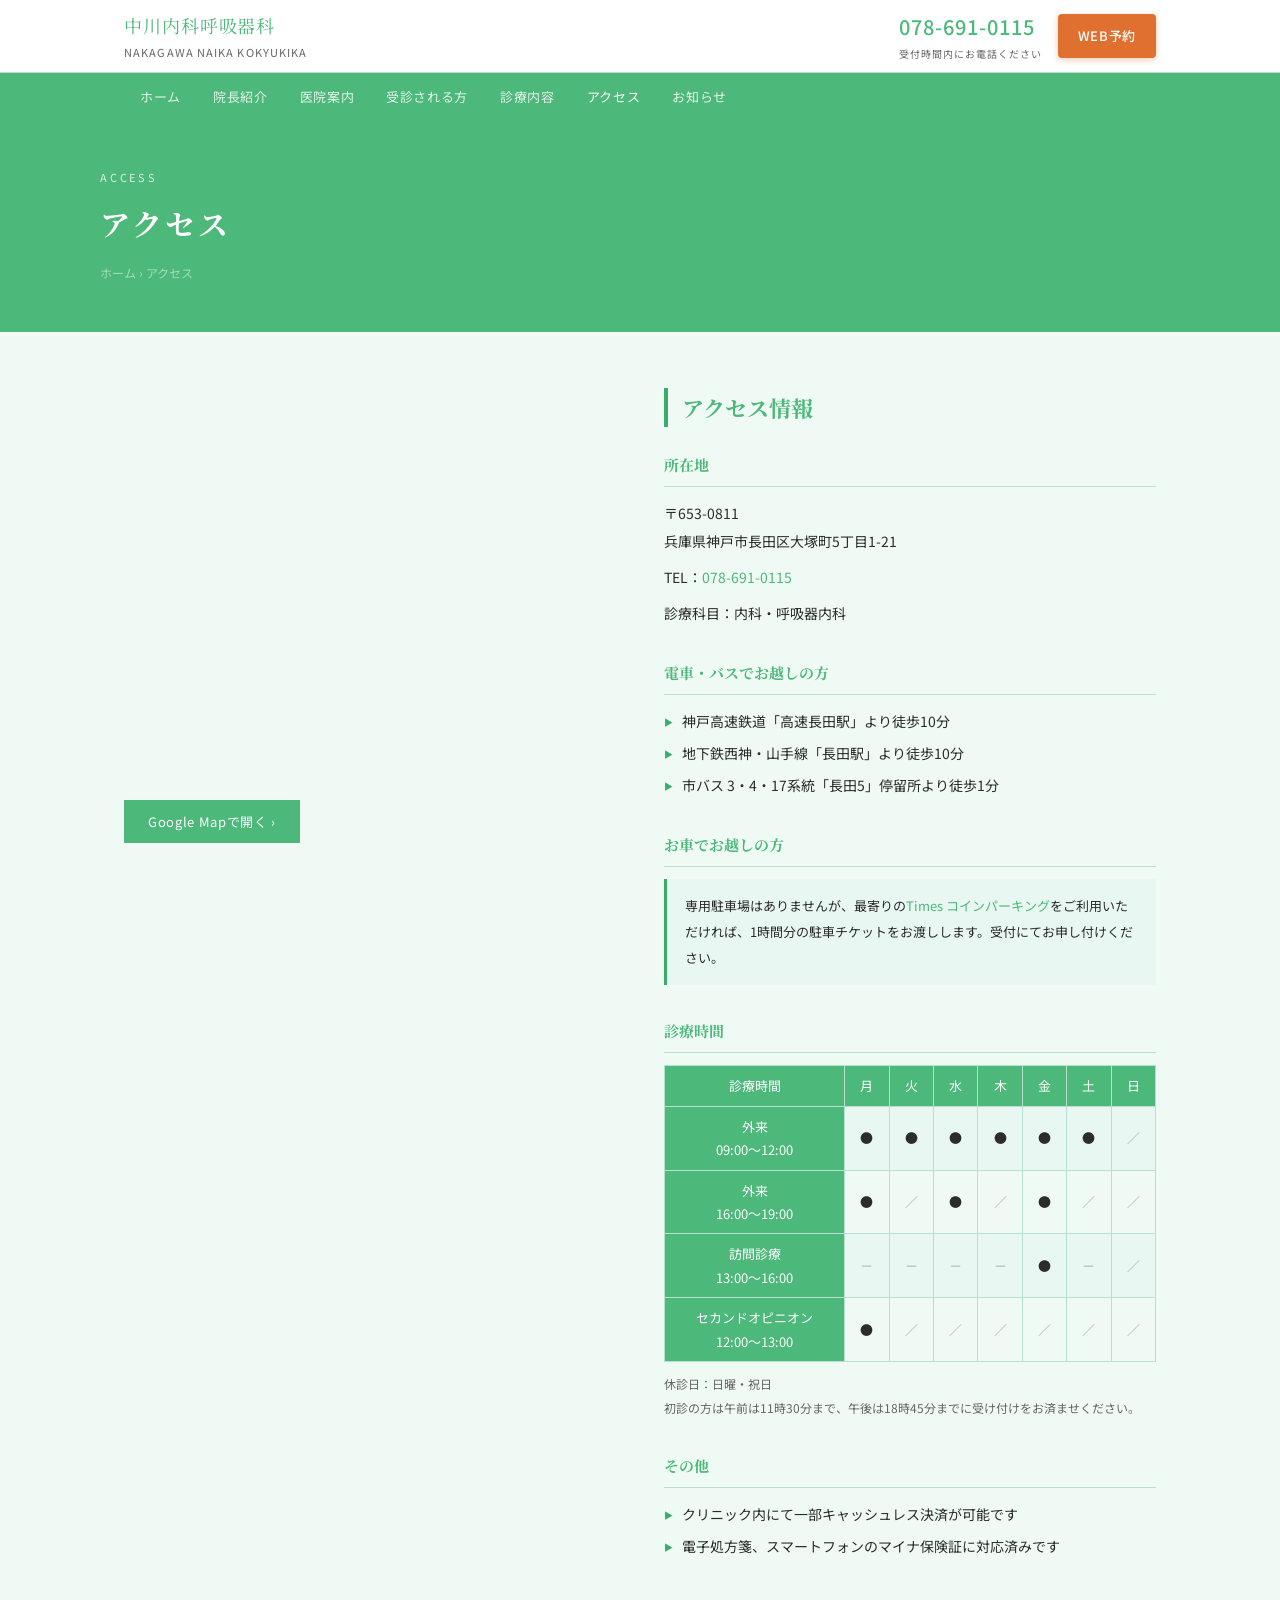
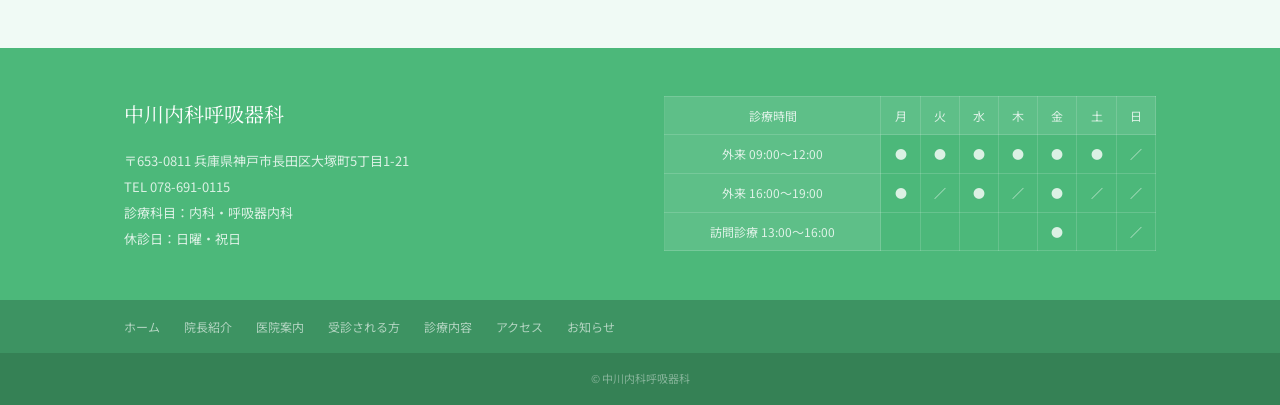
<file: access/index.html>
<!DOCTYPE html>
<html lang="ja">
<head>
  <meta charset="UTF-8">
  <meta name="viewport" content="width=device-width, initial-scale=1.0">
  <title>アクセス｜中川内科呼吸器科｜神戸市長田区の内科・呼吸器内科</title>
  <meta name="description" content="中川内科呼吸器科へのアクセス。〒653-0811 兵庫県神戸市長田区大塚町5丁目1-21。高速長田駅・地下鉄長田駅より徒歩10分。市バス「長田5」停留所より徒歩1分。">
  <link rel="preconnect" href="https://fonts.googleapis.com">
  <link rel="preconnect" href="https://fonts.gstatic.com" crossorigin>
  <link href="https://fonts.googleapis.com/css2?family=Noto+Sans+JP:wght@400;500&family=Noto+Serif+JP:wght@400;600&display=swap" rel="stylesheet">
  <link rel="stylesheet" href="../css/style-green.css">
  <style>
    /* アクセスページ専用スタイル */
    .access-layout {
      max-width: var(--max);
      margin: 0 auto;
      padding: 56px 24px;
      display: grid;
      grid-template-columns: 1fr 1fr;
      gap: 48px;
      align-items: start;
    }
    .access-map iframe {
      width: 100%;
      height: 400px;
      border: 0;
      display: block;
    }
    .access-map-btn {
      display: inline-block;
      margin-top: 12px;
      background: var(--primary);
      color: var(--white);
      padding: 10px 24px;
      text-decoration: none;
      font-size: 13px;
      letter-spacing: 0.05em;
      transition: background 0.2s;
    }
    .access-map-btn:hover { background: var(--primary-light); }

    .access-info h2 {
      font-family: var(--serif);
      font-size: 22px;
      color: var(--primary);
      border-left: 4px solid var(--accent);
      padding-left: 14px;
      margin: 0 0 24px;
    }
    .access-block { margin-bottom: 32px; }
    .access-block h3 {
      font-family: var(--serif);
      font-size: 15px;
      color: var(--primary);
      border-bottom: 1px solid var(--border);
      padding-bottom: 8px;
      margin-bottom: 12px;
    }
    .access-block p {
      font-size: 14px;
      line-height: 2;
      color: var(--text);
      margin-bottom: 8px;
    }
    .access-block ul {
      padding-left: 0;
      list-style: none;
    }
    .access-block ul li {
      font-size: 14px;
      line-height: 2;
      color: var(--text);
      padding-left: 18px;
      position: relative;
      margin-bottom: 4px;
    }
    .access-block ul li::before {
      content: '▶';
      position: absolute;
      left: 0;
      font-size: 9px;
      color: var(--accent);
      top: 7px;
    }
    .access-block a { color: var(--primary); }

    .hours-table { width: 100%; border-collapse: collapse; font-size: 13px; margin-top: 8px; }
    .hours-table th,
    .hours-table td { border: 1px solid var(--border); padding: 8px 10px; text-align: center; }
    .hours-table th { background: var(--primary); color: var(--white); font-weight: 400; }
    .hours-table tr:nth-child(even) td { background: var(--bg-section); }
    .hours-table .closed { color: #aaa; }

    .parking-note {
      background: var(--bg-section);
      border-left: 3px solid var(--accent);
      padding: 14px 18px;
      font-size: 13px;
      line-height: 2;
      margin-top: 8px;
    }

    @media (max-width: 768px) {
      .access-layout { grid-template-columns: 1fr; padding: 32px 16px; gap: 32px; }
      .access-map iframe { height: 280px; }
    }
  </style>
</head>
<body>

<header>
  <div class="header-inner">
    <a href="/" class="logo">中川内科呼吸器科<span>NAKAGAWA NAIKA KOKYUKIKA</span></a>
    <div class="header-right">
      <a href="tel:078-691-0115" class="header-tel">078-691-0115<small>受付時間内にお電話ください</small></a>
      <a href="https://qr.digikar-smart.jp/f69b6766-8f9e-40d7-bc56-8c919789ab93/reserve" target="_blank" rel="noopener" class="btn-reserve">WEB予約</a>
    </div>
  </div>
</header>

<nav>
  <div class="nav-inner">
    <a href="/">ホーム</a>
    <a href="/doctor/">院長紹介</a>
    <a href="/clinic/">医院案内</a>
    <a href="/first/">受診される方</a>
    <a href="/medical/">診療内容</a>
    <a href="/access/" class="active">アクセス</a>
    <a href="/news/">お知らせ</a>
  </div>
</nav>

<div class="page-top">
  <div class="page-top-inner">
    <span class="page-top-en">Access</span>
    <h1>アクセス</h1>
    <p class="breadcrumb"><a href="/">ホーム</a> &rsaquo; アクセス</p>
  </div>
</div>

<main>
  <div class="access-layout">

    <!-- 地図 -->
    <div class="access-map">
      <iframe
        src="https://www.google.com/maps/embed?pb=!1m18!1m12!1m3!1d975.5189217674241!2d135.1469013295843!3d34.67385498186713!2m3!1f0!2f0!3f0!3m2!1i1024!2i768!4f13.1!3m3!1m2!1s0x600085e1d8e9b971%3A0x1678a9575580becf!2z5Lit5bed5YaF56eR5ZG85ZC45Zmo56eR!5e0!3m2!1sja!2sjp!4v1743150896050!5m2!1sja!2sjp"
        allowfullscreen=""
        loading="lazy"
        referrerpolicy="no-referrer-when-downgrade">
      </iframe>
      <a href="https://www.google.com/maps/place/%E4%B8%AD%E5%B7%9D%E5%86%85%E7%A7%91%E5%91%BC%E5%90%B8%E5%99%A8%E7%A7%91/@34.673855,135.1469013,18.75z/data=!4m6!3m5!1s0x600085e1d8e9b971:0x1678a9575580becf!8m2!3d34.6737998!4d135.1474201!16s%2Fg%2F11m69vlq_j?hl=ja" target="_blank" rel="noopener" class="access-map-btn">Google Mapで開く &rsaquo;</a>
    </div>

    <!-- アクセス情報 -->
    <div class="access-info">
      <h2>アクセス情報</h2>

      <div class="access-block">
        <h3>所在地</h3>
        <p>〒653-0811<br>兵庫県神戸市長田区大塚町5丁目1-21</p>
        <p>TEL：<a href="tel:078-691-0115">078-691-0115</a></p>
        <p>診療科目：内科・呼吸器内科</p>
      </div>

      <div class="access-block">
        <h3>電車・バスでお越しの方</h3>
        <ul>
          <li>神戸高速鉄道「高速長田駅」より徒歩10分</li>
          <li>地下鉄西神・山手線「長田駅」より徒歩10分</li>
          <li>市バス 3・4・17系統「長田5」停留所より徒歩1分</li>
        </ul>
      </div>

      <div class="access-block">
        <h3>お車でお越しの方</h3>
        <div class="parking-note">
          専用駐車場はありませんが、最寄りの<a href="https://www.timesclub.jp/benefit/shop/hospital/detail.jsp?shop=S000048517" target="_blank" rel="noopener">Times コインパーキング</a>をご利用いただければ、1時間分の駐車チケットをお渡しします。受付にてお申し付けください。
        </div>
      </div>

      <div class="access-block">
        <h3>診療時間</h3>
        <table class="hours-table">
          <tr>
            <th>診療時間</th><th>月</th><th>火</th><th>水</th><th>木</th><th>金</th><th>土</th><th>日</th>
          </tr>
          <tr>
            <th>外来<br>09:00〜12:00</th>
            <td>●</td><td>●</td><td>●</td><td>●</td><td>●</td><td>●</td><td class="closed">／</td>
          </tr>
          <tr>
            <th>外来<br>16:00〜19:00</th>
            <td>●</td><td class="closed">／</td><td>●</td><td class="closed">／</td><td>●</td><td class="closed">／</td><td class="closed">／</td>
          </tr>
          <tr>
            <th>訪問診療<br>13:00〜16:00</th>
            <td class="closed">－</td><td class="closed">－</td><td class="closed">－</td><td class="closed">－</td><td>●</td><td class="closed">－</td><td class="closed">／</td>
          </tr>
          <tr>
            <th>セカンドオピニオン<br>12:00〜13:00</th>
            <td>●</td><td class="closed">／</td><td class="closed">／</td><td class="closed">／</td><td class="closed">／</td><td class="closed">／</td><td class="closed">／</td>
          </tr>
        </table>
        <p style="font-size:12px; color:var(--text-muted); margin-top:10px;">
          休診日：日曜・祝日<br>
          初診の方は午前は11時30分まで、午後は18時45分までに受け付けをお済ませください。
        </p>
      </div>

      <div class="access-block">
        <h3>その他</h3>
        <ul>
          <li>クリニック内にて一部キャッシュレス決済が可能です</li>
          <li>電子処方箋、スマートフォンのマイナ保険証に対応済みです</li>
        </ul>
      </div>

    </div>
  </div>
</main>

<footer>
  <div class="footer-main">
    <div>
      <p class="footer-logo">中川内科呼吸器科</p>
      <div class="footer-info">
        <p>〒653-0811 兵庫県神戸市長田区大塚町5丁目1-21</p>
        <p>TEL <a href="tel:078-691-0115">078-691-0115</a></p>
        <p>診療科目：内科・呼吸器内科</p>
        <p>休診日：日曜・祝日</p>
      </div>
    </div>
    <div>
      <table class="footer-table">
        <tr><th>診療時間</th><th>月</th><th>火</th><th>水</th><th>木</th><th>金</th><th>土</th><th>日</th></tr>
        <tr><th>外来 09:00〜12:00</th><td>●</td><td>●</td><td>●</td><td>●</td><td>●</td><td>●</td><td>／</td></tr>
        <tr><th>外来 16:00〜19:00</th><td>●</td><td>／</td><td>●</td><td>／</td><td>●</td><td>／</td><td>／</td></tr>
        <tr><th>訪問診療 13:00〜16:00</th><td></td><td></td><td></td><td></td><td>●</td><td></td><td>／</td></tr>
      </table>
    </div>
  </div>
  <div class="footer-nav-bar">
    <div class="footer-nav-inner">
      <a href="/">ホーム</a><a href="/doctor/">院長紹介</a><a href="/clinic/">医院案内</a>
      <a href="/first/">受診される方</a><a href="/medical/">診療内容</a><a href="/access/">アクセス</a><a href="/news/">お知らせ</a>
    </div>
  </div>
  <p class="footer-copy">&copy; 中川内科呼吸器科</p>
</footer>

<div class="sp-fixed">
  <div class="sp-fixed-inner">
    <a href="tel:078-691-0115">電話</a>
    <a href="https://qr.digikar-smart.jp/f69b6766-8f9e-40d7-bc56-8c919789ab93/reserve" target="_blank" rel="noopener" class="primary">WEB予約</a>
    <a href="/access/">アクセス</a>
  </div>
</div>

</body>
</html>
</file>
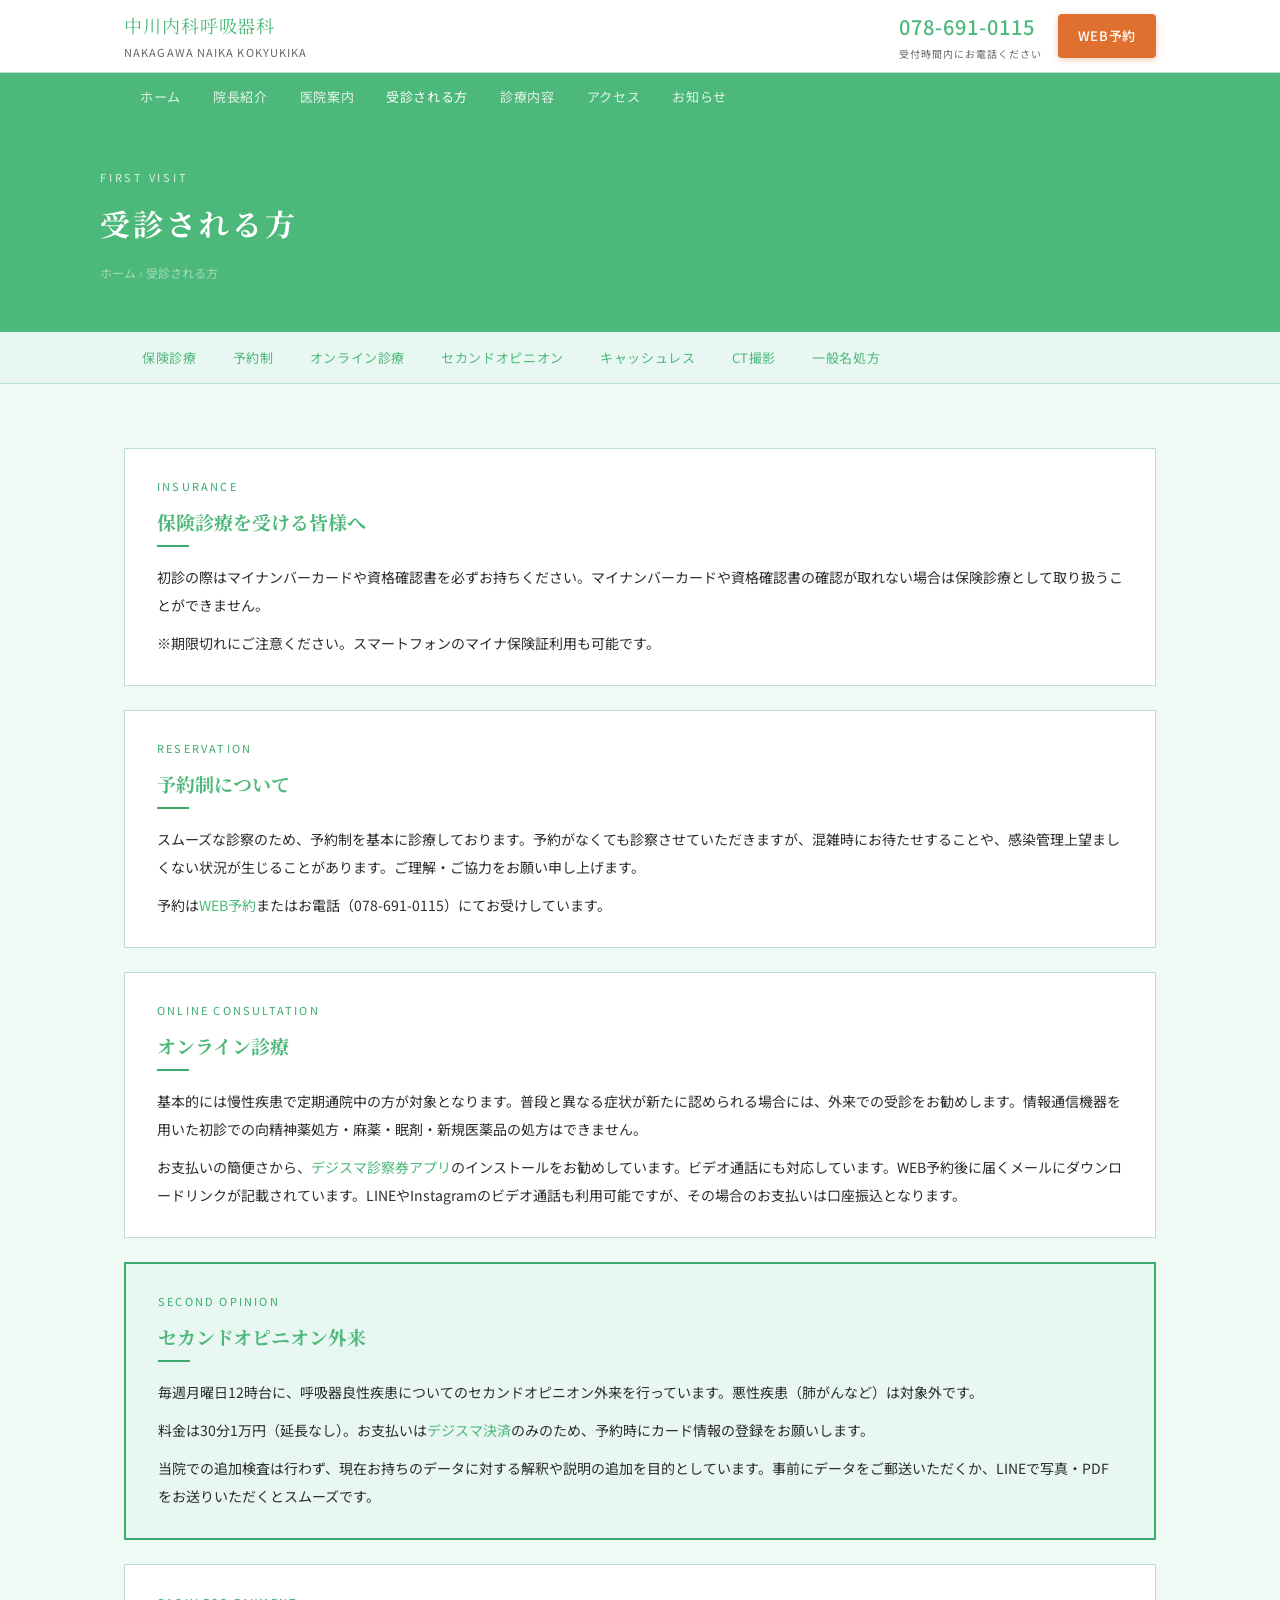
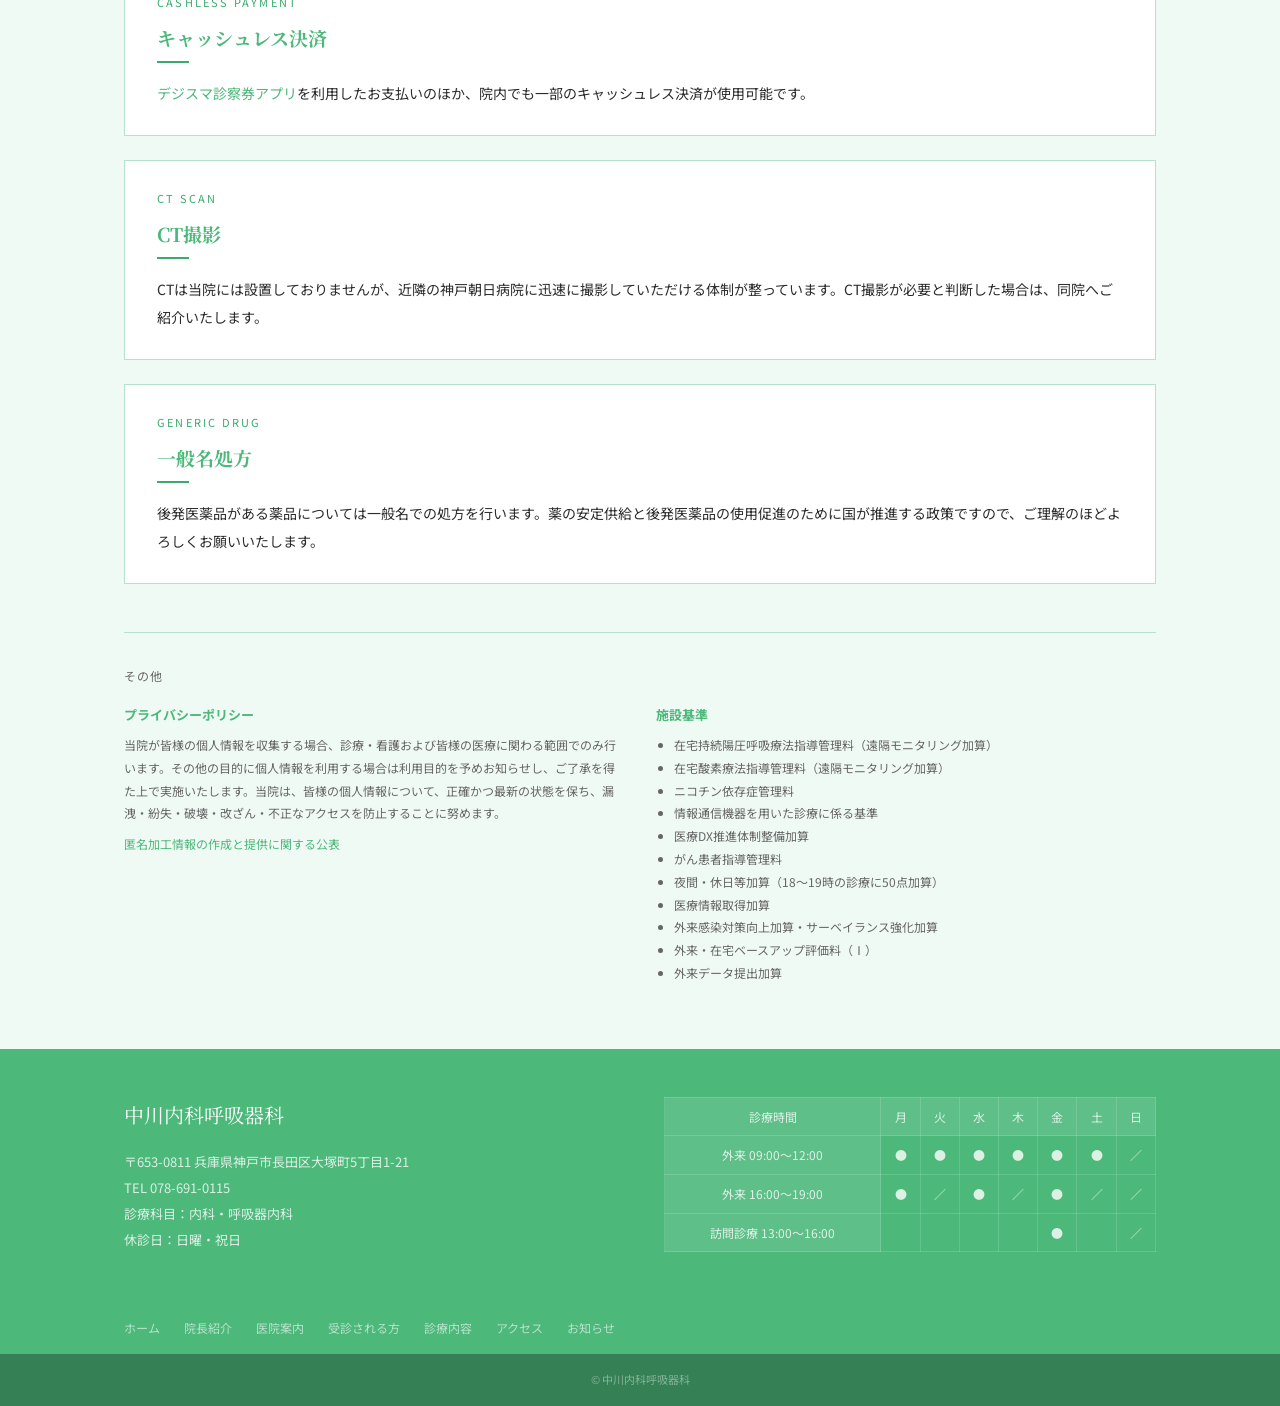
<file: first/index.html>
<!DOCTYPE html>
<html lang="ja">
<head>
  <meta charset="UTF-8">
  <meta name="viewport" content="width=device-width, initial-scale=1.0">
  <title>受診される方｜中川内科呼吸器科｜神戸市長田区の内科・呼吸器内科</title>
  <meta name="description" content="中川内科呼吸器科の受診案内。予約制・オンライン診療・セカンドオピニオン外来・キャッシュレス決済などの情報をご確認いただけます。">
  <link rel="preconnect" href="https://fonts.googleapis.com">
  <link rel="preconnect" href="https://fonts.gstatic.com" crossorigin>
  <link href="https://fonts.googleapis.com/css2?family=Noto+Sans+JP:wght@400;500&family=Noto+Serif+JP:wght@400;600&display=swap" rel="stylesheet">
  <link rel="stylesheet" href="../css/style-green.css">
</head>
<body>

<header>
  <div class="header-inner">
    <a href="/" class="logo">中川内科呼吸器科<span>NAKAGAWA NAIKA KOKYUKIKA</span></a>
    <div class="header-right">
      <a href="tel:078-691-0115" class="header-tel">078-691-0115<small>受付時間内にお電話ください</small></a>
      <a href="https://qr.digikar-smart.jp/f69b6766-8f9e-40d7-bc56-8c919789ab93/reserve" target="_blank" rel="noopener" class="btn-reserve">WEB予約</a>
    </div>
  </div>
</header>

<nav>
  <div class="nav-inner">
    <a href="/">ホーム</a><a href="/doctor/">院長紹介</a><a href="/clinic/">医院案内</a>
    <a href="/first/" class="active">受診される方</a><a href="/medical/">診療内容</a><a href="/access/">アクセス</a><a href="/news/">お知らせ</a>
  </div>
</nav>

<div class="page-top">
  <div class="page-top-inner">
    <span class="page-top-en">First Visit</span>
    <h1>受診される方</h1>
    <p class="breadcrumb"><a href="/">ホーム</a> &rsaquo; 受診される方</p>
  </div>
</div>

<div class="nk-page-nav">
  <div class="nk-page-nav-inner">
    <a href="#insurance">保険診療</a>
    <a href="#reservation">予約制</a>
    <a href="#online">オンライン診療</a>
    <a href="#second">セカンドオピニオン</a>
    <a href="#cashless">キャッシュレス</a>
    <a href="#ct">CT撮影</a>
    <a href="#generic">一般名処方</a>
  </div>
</div>

<main>
  <div class="main-inner">

    <div class="nk-info-card" id="insurance">
      <span class="nk-card-label">Insurance</span>
      <h2 class="nk-card-title">保険診療を受ける皆様へ</h2>
      <div class="nk-card-divider"></div>
      <p>初診の際はマイナンバーカードや資格確認書を必ずお持ちください。マイナンバーカードや資格確認書の確認が取れない場合は保険診療として取り扱うことができません。</p>
      <p>※期限切れにご注意ください。スマートフォンのマイナ保険証利用も可能です。</p>
    </div>

    <div class="nk-info-card" id="reservation">
      <span class="nk-card-label">Reservation</span>
      <h2 class="nk-card-title">予約制について</h2>
      <div class="nk-card-divider"></div>
      <p>スムーズな診察のため、予約制を基本に診療しております。予約がなくても診察させていただきますが、混雑時にお待たせすることや、感染管理上望ましくない状況が生じることがあります。ご理解・ご協力をお願い申し上げます。</p>
      <p>予約は<a href="https://qr.digikar-smart.jp/f69b6766-8f9e-40d7-bc56-8c919789ab93/reserve" target="_blank">WEB予約</a>またはお電話（078-691-0115）にてお受けしています。</p>
    </div>

    <div class="nk-info-card" id="online">
      <span class="nk-card-label">Online Consultation</span>
      <h2 class="nk-card-title">オンライン診療</h2>
      <div class="nk-card-divider"></div>
      <p>基本的には慢性疾患で定期通院中の方が対象となります。普段と異なる症状が新たに認められる場合には、外来での受診をお勧めします。情報通信機器を用いた初診での向精神薬処方・麻薬・眠剤・新規医薬品の処方はできません。</p>
      <p>お支払いの簡便さから、<a href="https://digikar-smart.jp/" target="_blank">デジスマ診察券アプリ</a>のインストールをお勧めしています。ビデオ通話にも対応しています。WEB予約後に届くメールにダウンロードリンクが記載されています。LINEやInstagramのビデオ通話も利用可能ですが、その場合のお支払いは口座振込となります。</p>
    </div>

    <!-- セカンドオピニオンは強調表示 -->
    <div class="nk-info-card nk-card-highlight" id="second">
      <span class="nk-card-label">Second Opinion</span>
      <h2 class="nk-card-title">セカンドオピニオン外来</h2>
      <div class="nk-card-divider"></div>
      <p>毎週月曜日12時台に、呼吸器良性疾患についてのセカンドオピニオン外来を行っています。悪性疾患（肺がんなど）は対象外です。</p>
      <p>料金は30分1万円（延長なし）。お支払いは<a href="https://digikar-smart.jp/" target="_blank">デジスマ決済</a>のみのため、予約時にカード情報の登録をお願いします。</p>
      <p>当院での追加検査は行わず、現在お持ちのデータに対する解釈や説明の追加を目的としています。事前にデータをご郵送いただくか、LINEで写真・PDFをお送りいただくとスムーズです。</p>
    </div>

    <div class="nk-info-card" id="cashless">
      <span class="nk-card-label">Cashless Payment</span>
      <h2 class="nk-card-title">キャッシュレス決済</h2>
      <div class="nk-card-divider"></div>
      <p><a href="https://digikar-smart.jp/" target="_blank">デジスマ診察券アプリ</a>を利用したお支払いのほか、院内でも一部のキャッシュレス決済が使用可能です。</p>
    </div>

    <div class="nk-info-card" id="ct">
      <span class="nk-card-label">CT Scan</span>
      <h2 class="nk-card-title">CT撮影</h2>
      <div class="nk-card-divider"></div>
      <p>CTは当院には設置しておりませんが、近隣の神戸朝日病院に迅速に撮影していただける体制が整っています。CT撮影が必要と判断した場合は、同院へご紹介いたします。</p>
    </div>

    <div class="nk-info-card" id="generic">
      <span class="nk-card-label">Generic Drug</span>
      <h2 class="nk-card-title">一般名処方</h2>
      <div class="nk-card-divider"></div>
      <p>後発医薬品がある薬品については一般名での処方を行います。薬の安定供給と後発医薬品の使用促進のために国が推進する政策ですので、ご理解のほどよろしくお願いいたします。</p>
    </div>

    <!-- 目立たないエリア：プライバシーポリシー・施設基準 -->
    <div class="nk-info-minor">
      <p class="nk-info-minor-title">その他</p>
      <div class="nk-minor-grid">
        <div class="nk-minor-block">
          <h4>プライバシーポリシー</h4>
          <p>当院が皆様の個人情報を収集する場合、診療・看護および皆様の医療に関わる範囲でのみ行います。その他の目的に個人情報を利用する場合は利用目的を予めお知らせし、ご了承を得た上で実施いたします。当院は、皆様の個人情報について、正確かつ最新の状態を保ち、漏洩・紛失・破壊・改ざん・不正なアクセスを防止することに努めます。</p>
          <p style="margin-top:8px;"><a href="https://publication.data-anonymization.jp/2810606653/information.pdf" target="_blank">匿名加工情報の作成と提供に関する公表</a></p>
        </div>
        <div class="nk-minor-block">
          <h4>施設基準</h4>
          <ul>
            <li>在宅持続陽圧呼吸療法指導管理料（遠隔モニタリング加算）</li>
            <li>在宅酸素療法指導管理料（遠隔モニタリング加算）</li>
            <li>ニコチン依存症管理料</li>
            <li>情報通信機器を用いた診療に係る基準</li>
            <li>医療DX推進体制整備加算</li>
            <li>がん患者指導管理料</li>
            <li>夜間・休日等加算（18〜19時の診療に50点加算）</li>
            <li>医療情報取得加算</li>
            <li>外来感染対策向上加算・サーベイランス強化加算</li>
            <li>外来・在宅ベースアップ評価料（Ⅰ）</li>
            <li>外来データ提出加算</li>
          </ul>
        </div>
      </div>
    </div>

  </div>
</main>

<footer>
  <div class="footer-main">
    <div>
      <p class="footer-logo">中川内科呼吸器科</p>
      <div class="footer-info">
        <p>〒653-0811 兵庫県神戸市長田区大塚町5丁目1-21</p>
        <p>TEL <a href="tel:078-691-0115">078-691-0115</a></p>
        <p>診療科目：内科・呼吸器内科</p>
        <p>休診日：日曜・祝日</p>
      </div>
    </div>
    <div>
      <table class="footer-table">
        <tr><th>診療時間</th><th>月</th><th>火</th><th>水</th><th>木</th><th>金</th><th>土</th><th>日</th></tr>
        <tr><th>外来 09:00〜12:00</th><td>●</td><td>●</td><td>●</td><td>●</td><td>●</td><td>●</td><td>／</td></tr>
        <tr><th>外来 16:00〜19:00</th><td>●</td><td>／</td><td>●</td><td>／</td><td>●</td><td>／</td><td>／</td></tr>
        <tr><th>訪問診療 13:00〜16:00</th><td></td><td></td><td></td><td></td><td>●</td><td></td><td>／</td></tr>
      </table>
    </div>
  </div>
  <div class="footer-nav">
    <div class="footer-nav-inner">
      <a href="/">ホーム</a><a href="/doctor/">院長紹介</a><a href="/clinic/">医院案内</a>
      <a href="/first/">受診される方</a><a href="/medical/">診療内容</a><a href="/access/">アクセス</a><a href="/news/">お知らせ</a>
    </div>
  </div>
  <p class="footer-copy">&copy; 中川内科呼吸器科</p>
</footer>

<div class="sp-fixed">
  <div class="sp-fixed-inner">
    <a href="tel:078-691-0115">電話</a>
    <a href="https://qr.digikar-smart.jp/f69b6766-8f9e-40d7-bc56-8c919789ab93/reserve" target="_blank" rel="noopener" class="primary">WEB予約</a>
    <a href="/access/">アクセス</a>
  </div>
</div>

</body>
</html>
</file>
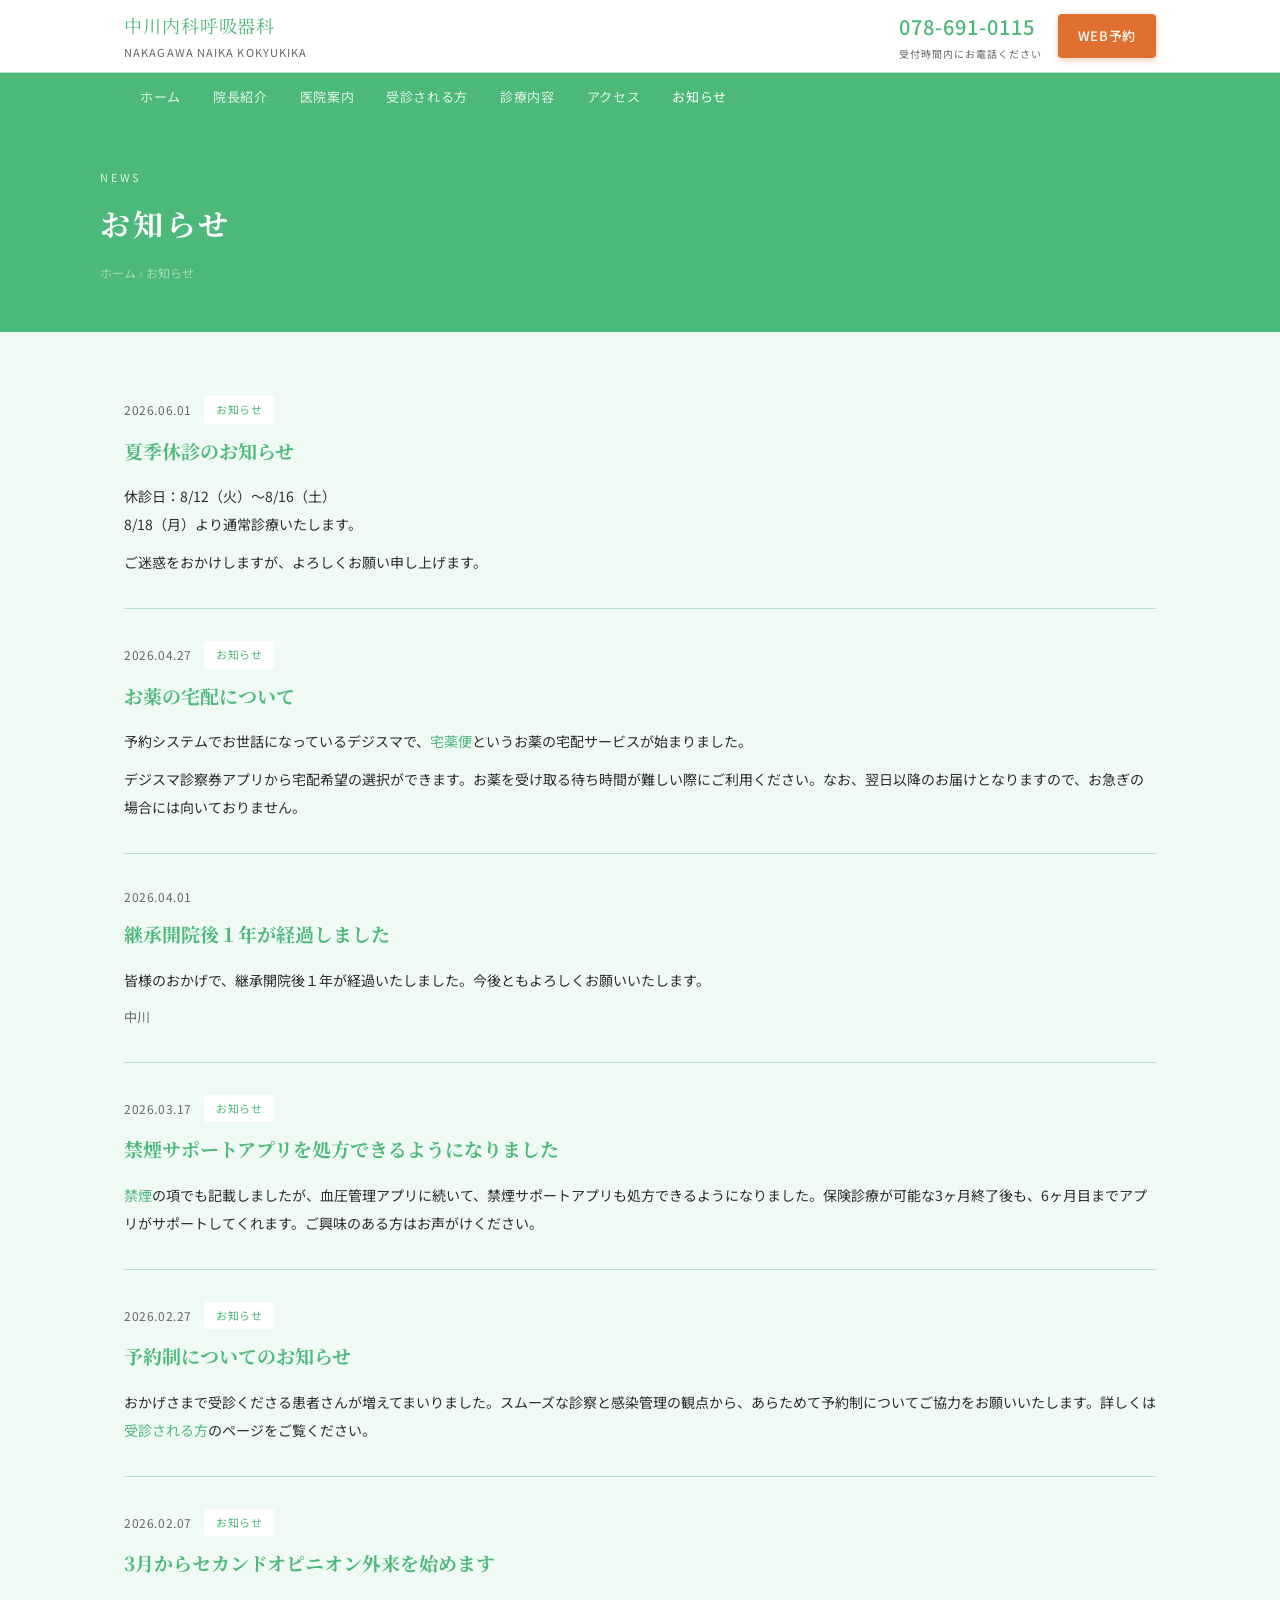
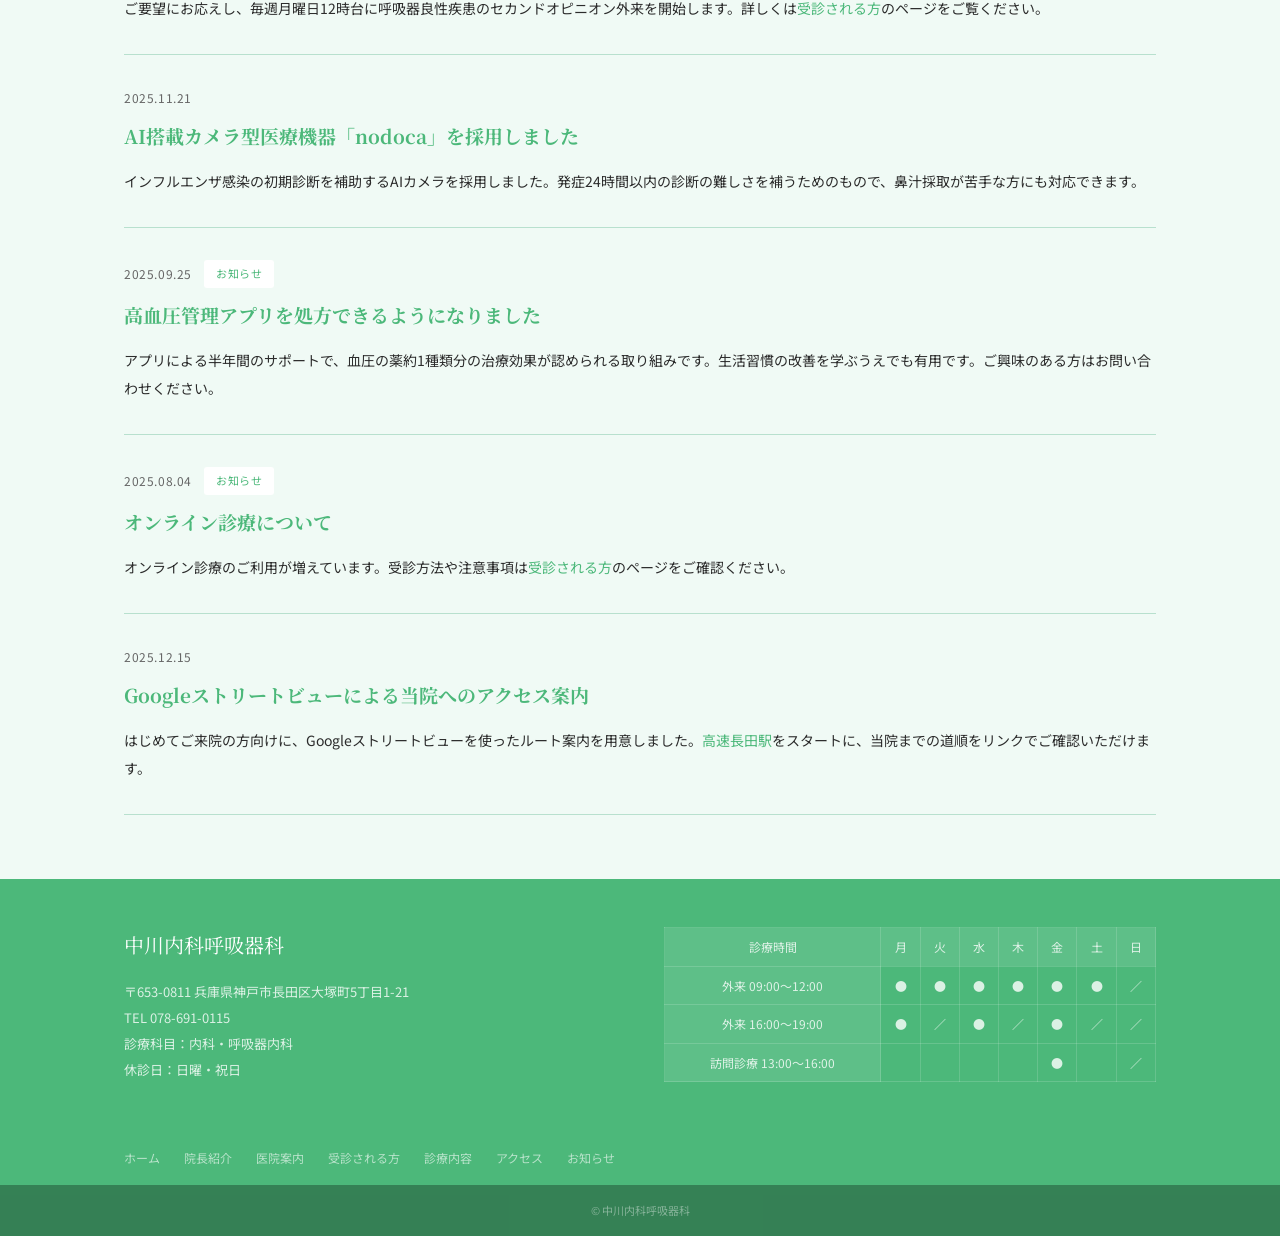
<file: news/index.html>
<!DOCTYPE html>
<html lang="ja">
<head>
  <meta charset="UTF-8">
  <meta name="viewport" content="width=device-width, initial-scale=1.0">
  <title>お知らせ｜中川内科呼吸器科｜神戸市長田区の内科・呼吸器内科</title>
  <meta name="description" content="中川内科呼吸器科からのお知らせ。休診情報・診療に関するご案内などを掲載しています。">
  <link rel="preconnect" href="https://fonts.googleapis.com">
  <link rel="preconnect" href="https://fonts.gstatic.com" crossorigin>
  <link href="https://fonts.googleapis.com/css2?family=Noto+Sans+JP:wght@400;500&family=Noto+Serif+JP:wght@400;600&display=swap" rel="stylesheet">
  <link rel="stylesheet" href="../css/style-green.css">
</head>
<body>

<header>
  <div class="header-inner">
    <a href="/" class="logo">中川内科呼吸器科<span>NAKAGAWA NAIKA KOKYUKIKA</span></a>
    <div class="header-right">
      <a href="tel:078-691-0115" class="header-tel">078-691-0115<small>受付時間内にお電話ください</small></a>
      <a href="https://qr.digikar-smart.jp/f69b6766-8f9e-40d7-bc56-8c919789ab93/reserve" target="_blank" rel="noopener" class="btn-reserve">WEB予約</a>
    </div>
  </div>
</header>

<nav>
  <div class="nav-inner">
    <a href="/">ホーム</a><a href="/doctor/">院長紹介</a><a href="/clinic/">医院案内</a>
    <a href="/first/">受診される方</a><a href="/medical/">診療内容</a><a href="/access/">アクセス</a><a href="/news/" class="active">お知らせ</a>
  </div>
</nav>

<div class="page-top">
  <div class="page-top-inner">
    <span class="page-top-en">News</span>
    <h1>お知らせ</h1>
    <p class="breadcrumb"><a href="/">ホーム</a> &rsaquo; お知らせ</p>
  </div>
</div>

<main>
  <div class="main-inner">

    <!-- =====================================================
    新しいお知らせを追加する場合は、以下のブロックを
    このコメントのすぐ下にコピーして貼り付けてください。
    ===================================================== -->

    <!-- NEWS ITEM -->
    <article class="nk-news-item" id="news0">
      <div class="nk-news-meta">
        <span class="nk-news-date">2026.06.01</span>
        <span class="nk-news-cate">お知らせ</span>
      </div>
      <h2>夏季休診のお知らせ</h2>
      <div class="nk-news-body">
        <p>休診日：8/12（火）〜8/16（土）<br>8/18（月）より通常診療いたします。</p>
        <p>ご迷惑をおかけしますが、よろしくお願い申し上げます。</p>
      </div>
    </article>

    <!-- NEWS ITEM -->
    <article class="nk-news-item" id="news1">
      <div class="nk-news-meta">
        <span class="nk-news-date">2026.04.27</span>
        <span class="nk-news-cate">お知らせ</span>
      </div>
      <h2>お薬の宅配について</h2>
      <div class="nk-news-body">
        <p>予約システムでお世話になっているデジスマで、<a href="https://digikar-smart.jp/takuyakubin/" target="_blank">宅薬便</a>というお薬の宅配サービスが始まりました。</p>
        <p>デジスマ診察券アプリから宅配希望の選択ができます。お薬を受け取る待ち時間が難しい際にご利用ください。なお、翌日以降のお届けとなりますので、お急ぎの場合には向いておりません。</p>
      </div>
    </article>

    <!-- NEWS ITEM -->
    <article class="nk-news-item" id="news2">
      <div class="nk-news-meta">
        <span class="nk-news-date">2026.04.01</span>
      </div>
      <h2>継承開院後１年が経過しました</h2>
      <div class="nk-news-body">
        <p>皆様のおかげで、継承開院後１年が経過いたしました。今後ともよろしくお願いいたします。</p>
        <p style="font-size:13px; color:var(--text-muted);">中川</p>
      </div>
    </article>

    <!-- NEWS ITEM -->
    <article class="nk-news-item" id="news3">
      <div class="nk-news-meta">
        <span class="nk-news-date">2026.03.17</span>
        <span class="nk-news-cate">お知らせ</span>
      </div>
      <h2>禁煙サポートアプリを処方できるようになりました</h2>
      <div class="nk-news-body">
        <p><a href="/medical/#kinen">禁煙</a>の項でも記載しましたが、血圧管理アプリに続いて、禁煙サポートアプリも処方できるようになりました。保険診療が可能な3ヶ月終了後も、6ヶ月目までアプリがサポートしてくれます。ご興味のある方はお声がけください。</p>
      </div>
    </article>

    <!-- NEWS ITEM -->
    <article class="nk-news-item" id="news4">
      <div class="nk-news-meta">
        <span class="nk-news-date">2026.02.27</span>
        <span class="nk-news-cate">お知らせ</span>
      </div>
      <h2>予約制についてのお知らせ</h2>
      <div class="nk-news-body">
        <p>おかげさまで受診くださる患者さんが増えてまいりました。スムーズな診察と感染管理の観点から、あらためて予約制についてご協力をお願いいたします。詳しくは<a href="/first/#reservation">受診される方</a>のページをご覧ください。</p>
      </div>
    </article>

    <!-- NEWS ITEM -->
    <article class="nk-news-item" id="news5">
      <div class="nk-news-meta">
        <span class="nk-news-date">2026.02.07</span>
        <span class="nk-news-cate">お知らせ</span>
      </div>
      <h2>3月からセカンドオピニオン外来を始めます</h2>
      <div class="nk-news-body">
        <p>ご要望にお応えし、毎週月曜日12時台に呼吸器良性疾患のセカンドオピニオン外来を開始します。詳しくは<a href="/first/#second">受診される方</a>のページをご覧ください。</p>
      </div>
    </article>

    <!-- NEWS ITEM -->
    <article class="nk-news-item" id="news6">
      <div class="nk-news-meta">
        <span class="nk-news-date">2025.11.21</span>
      </div>
      <h2>AI搭載カメラ型医療機器「nodoca」を採用しました</h2>
      <div class="nk-news-body">
        <p>インフルエンザ感染の初期診断を補助するAIカメラを採用しました。発症24時間以内の診断の難しさを補うためのもので、鼻汁採取が苦手な方にも対応できます。</p>
      </div>
    </article>

    <!-- NEWS ITEM -->
    <article class="nk-news-item" id="news7">
      <div class="nk-news-meta">
        <span class="nk-news-date">2025.09.25</span>
        <span class="nk-news-cate">お知らせ</span>
      </div>
      <h2>高血圧管理アプリを処方できるようになりました</h2>
      <div class="nk-news-body">
        <p>アプリによる半年間のサポートで、血圧の薬約1種類分の治療効果が認められる取り組みです。生活習慣の改善を学ぶうえでも有用です。ご興味のある方はお問い合わせください。</p>
      </div>
    </article>

    <!-- NEWS ITEM -->
    <article class="nk-news-item" id="news8">
      <div class="nk-news-meta">
        <span class="nk-news-date">2025.08.04</span>
        <span class="nk-news-cate">お知らせ</span>
      </div>
      <h2>オンライン診療について</h2>
      <div class="nk-news-body">
        <p>オンライン診療のご利用が増えています。受診方法や注意事項は<a href="/first/#online">受診される方</a>のページをご確認ください。</p>
      </div>
    </article>

    <!-- NEWS ITEM -->
    <article class="nk-news-item" id="news9">
      <div class="nk-news-meta">
        <span class="nk-news-date">2025.12.15</span>
      </div>
      <h2>Googleストリートビューによる当院へのアクセス案内</h2>
      <div class="nk-news-body">
        <p>はじめてご来院の方向けに、Googleストリートビューを使ったルート案内を用意しました。<a href="https://maps.app.goo.gl/mwPquuGHZRo5X7nB7" target="_blank">高速長田駅</a>をスタートに、当院までの道順をリンクでご確認いただけます。</p>
      </div>
    </article>

  </div>
</main>

<footer>
  <div class="footer-main">
    <div>
      <p class="footer-logo">中川内科呼吸器科</p>
      <div class="footer-info">
        <p>〒653-0811 兵庫県神戸市長田区大塚町5丁目1-21</p>
        <p>TEL <a href="tel:078-691-0115">078-691-0115</a></p>
        <p>診療科目：内科・呼吸器内科</p>
        <p>休診日：日曜・祝日</p>
      </div>
    </div>
    <div>
      <table class="footer-table">
        <tr><th>診療時間</th><th>月</th><th>火</th><th>水</th><th>木</th><th>金</th><th>土</th><th>日</th></tr>
        <tr><th>外来 09:00〜12:00</th><td>●</td><td>●</td><td>●</td><td>●</td><td>●</td><td>●</td><td>／</td></tr>
        <tr><th>外来 16:00〜19:00</th><td>●</td><td>／</td><td>●</td><td>／</td><td>●</td><td>／</td><td>／</td></tr>
        <tr><th>訪問診療 13:00〜16:00</th><td></td><td></td><td></td><td></td><td>●</td><td></td><td>／</td></tr>
      </table>
    </div>
  </div>
  <div class="footer-nav">
    <div class="footer-nav-inner">
      <a href="/">ホーム</a><a href="/doctor/">院長紹介</a><a href="/clinic/">医院案内</a>
      <a href="/first/">受診される方</a><a href="/medical/">診療内容</a><a href="/access/">アクセス</a><a href="/news/">お知らせ</a>
    </div>
  </div>
  <p class="footer-copy">&copy; 中川内科呼吸器科</p>
</footer>

<div class="sp-fixed">
  <div class="sp-fixed-inner">
    <a href="tel:078-691-0115">電話</a>
    <a href="https://qr.digikar-smart.jp/f69b6766-8f9e-40d7-bc56-8c919789ab93/reserve" target="_blank" rel="noopener" class="primary">WEB予約</a>
    <a href="/access/">アクセス</a>
  </div>
</div>

</body>
</html>
</file>
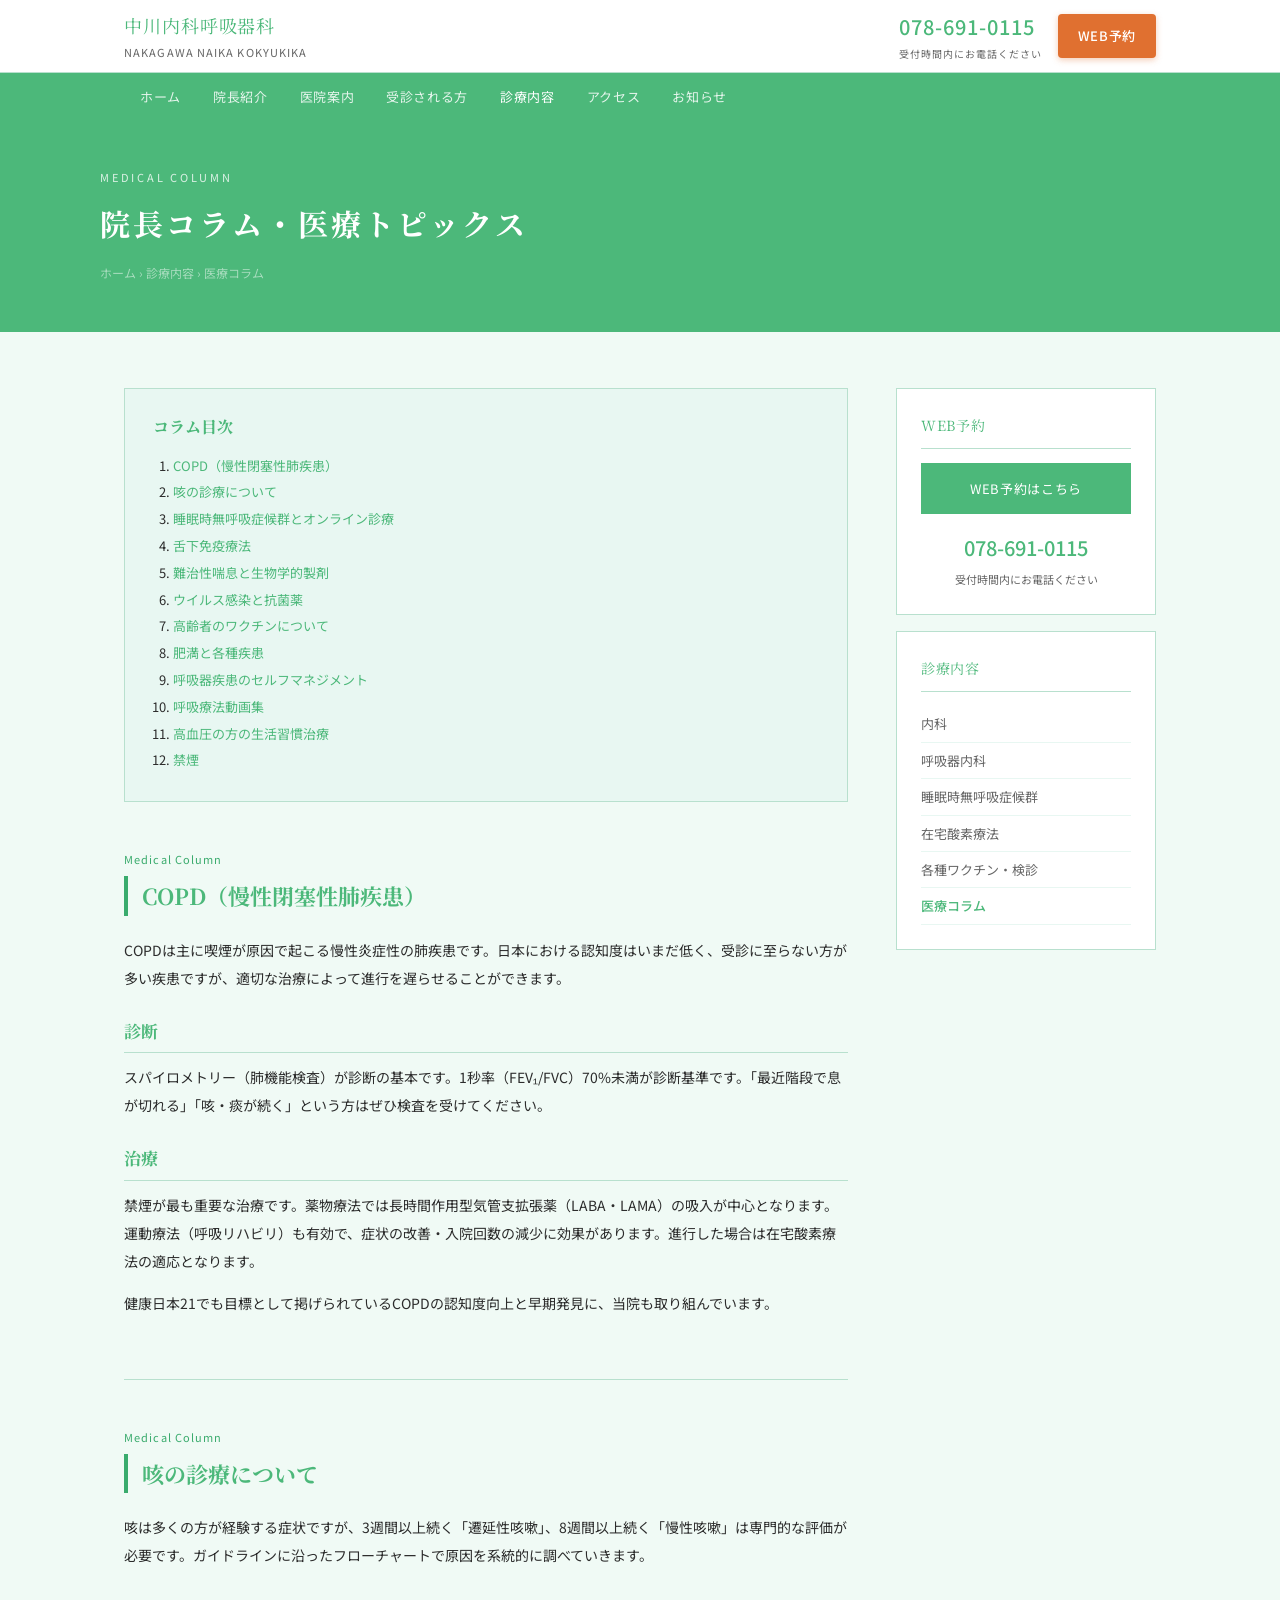
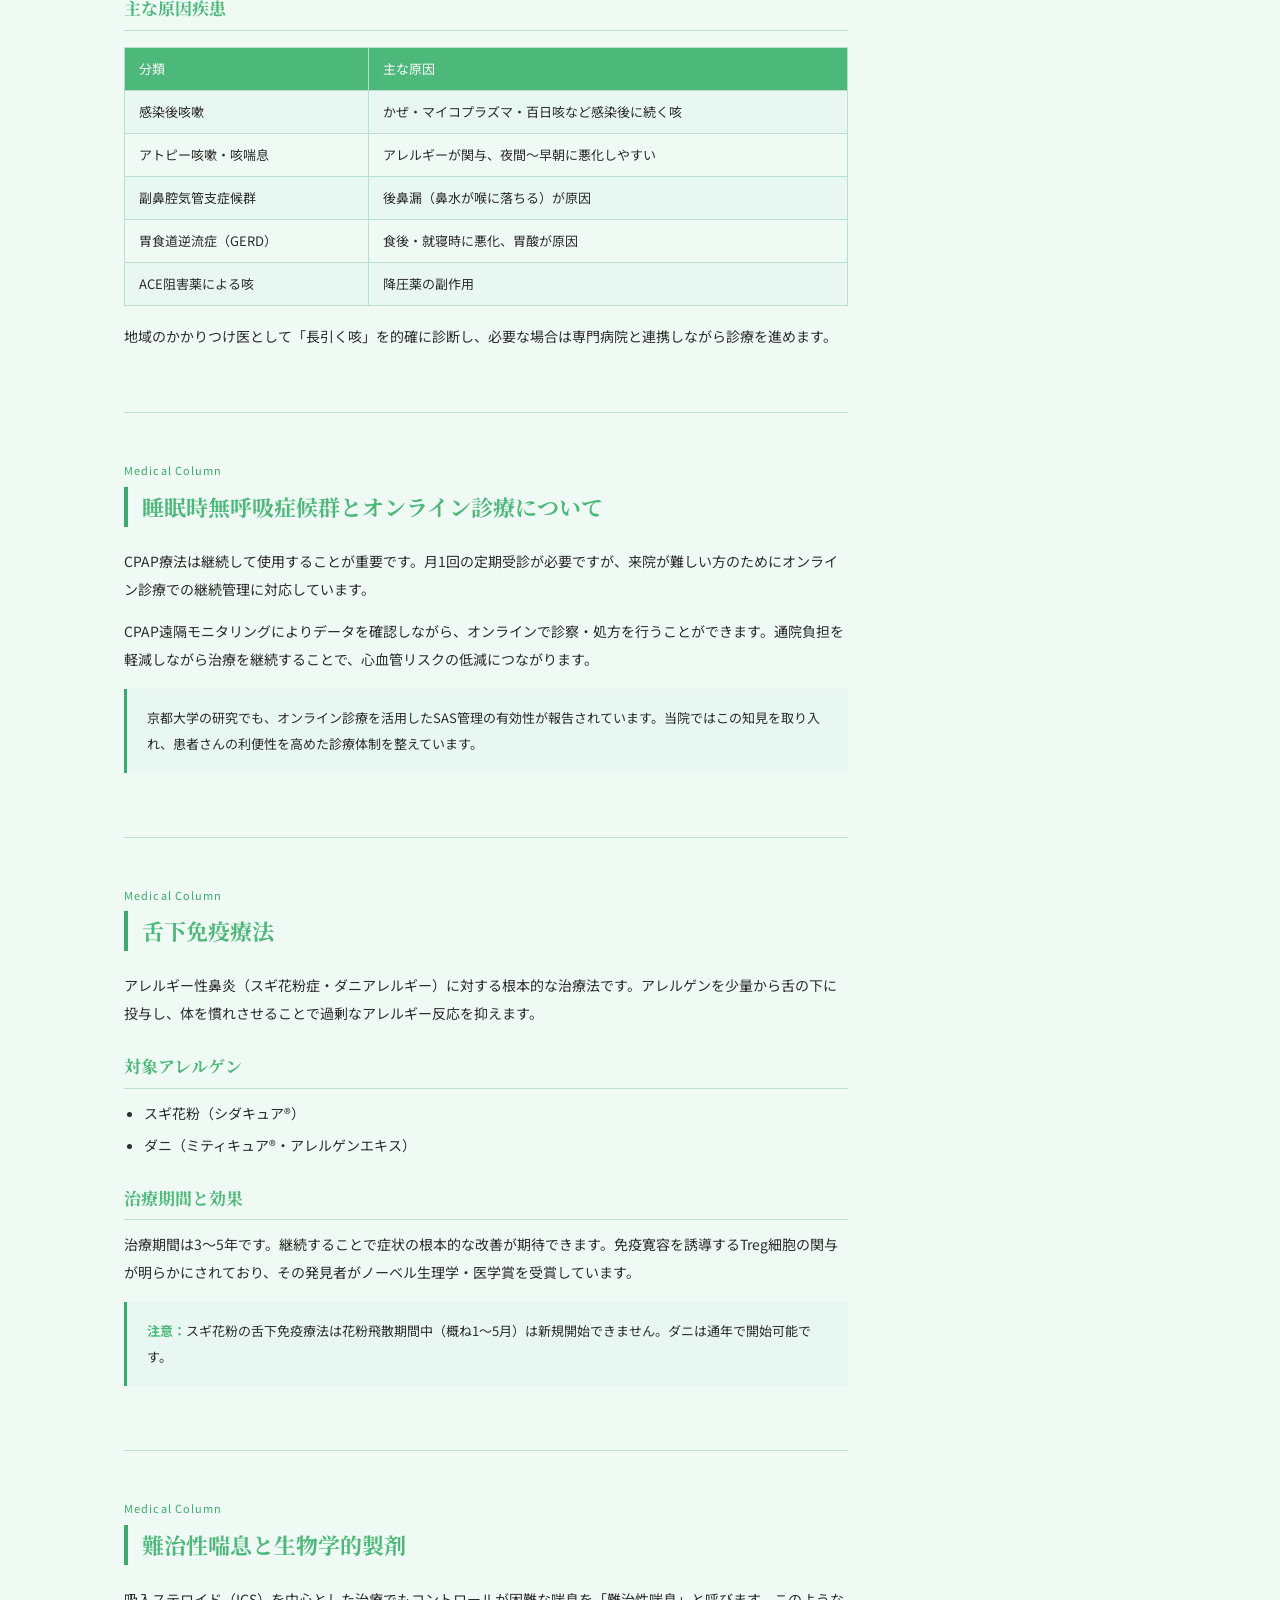
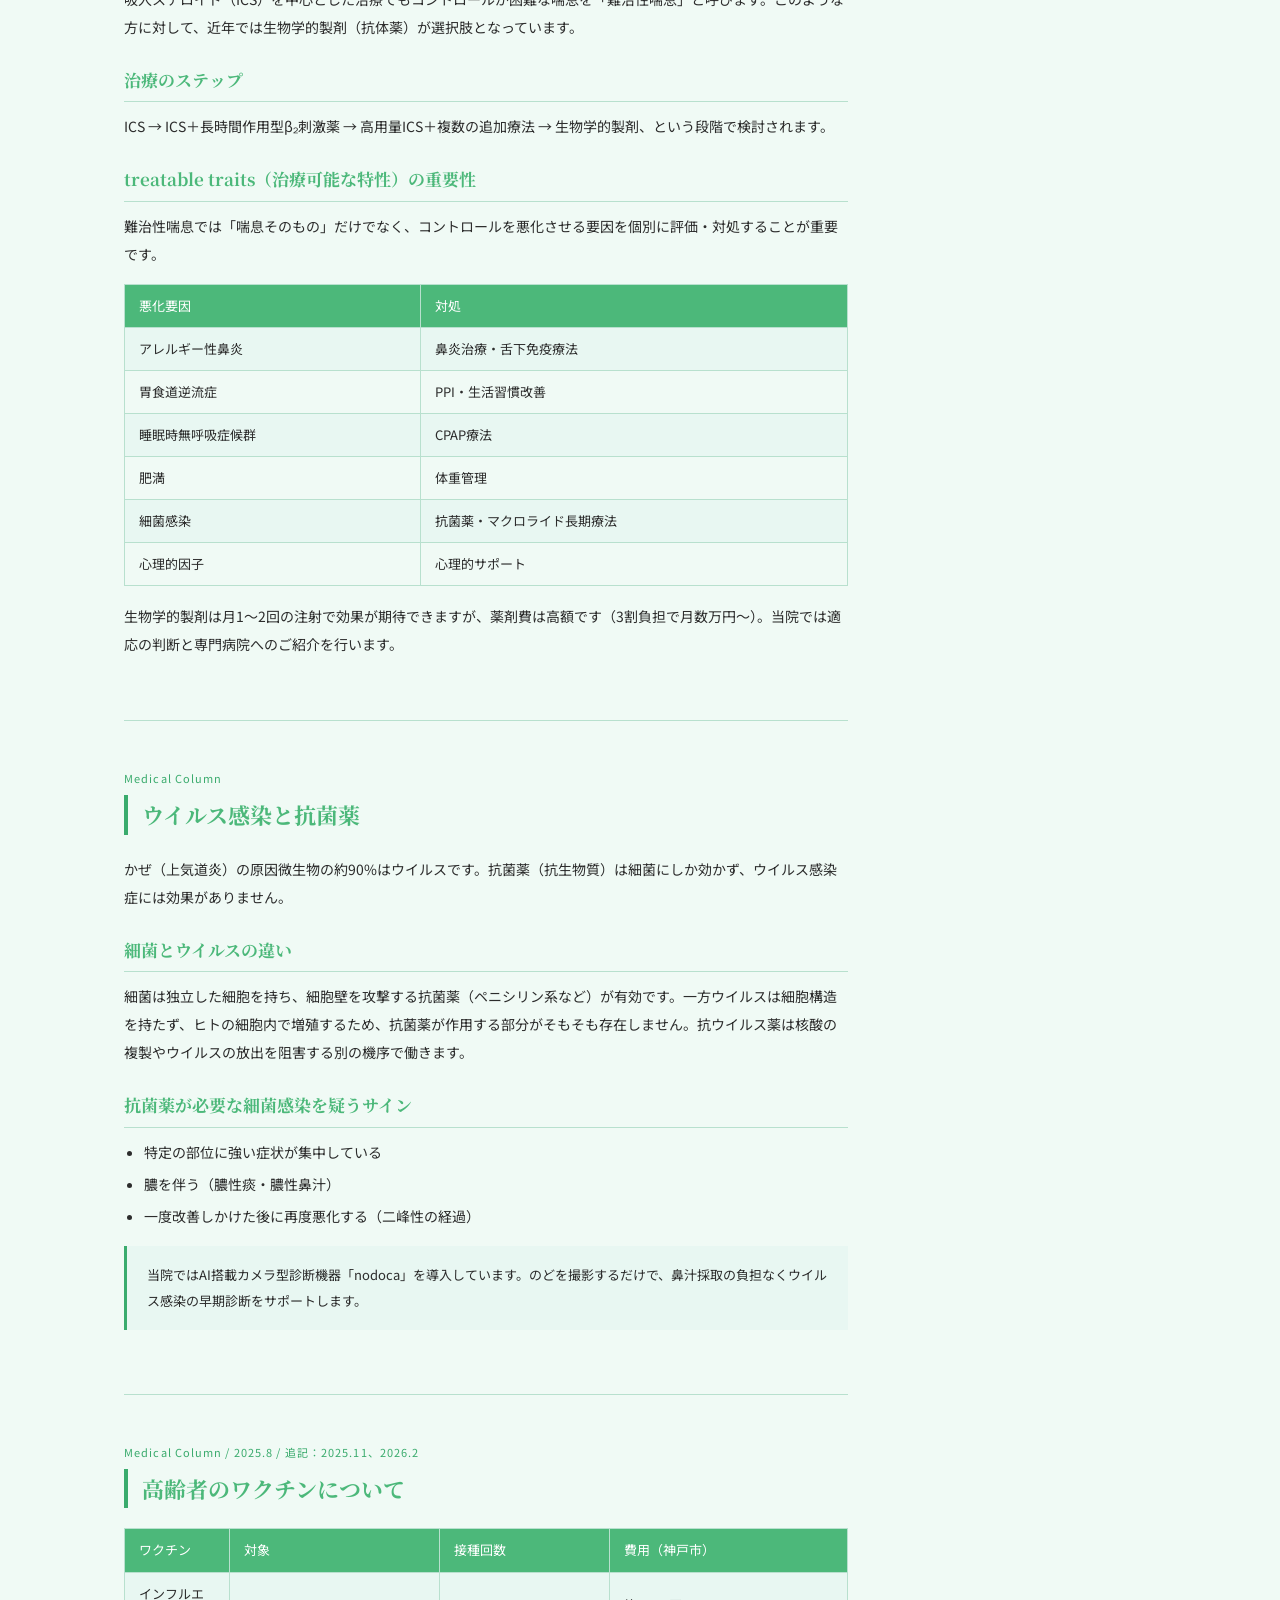
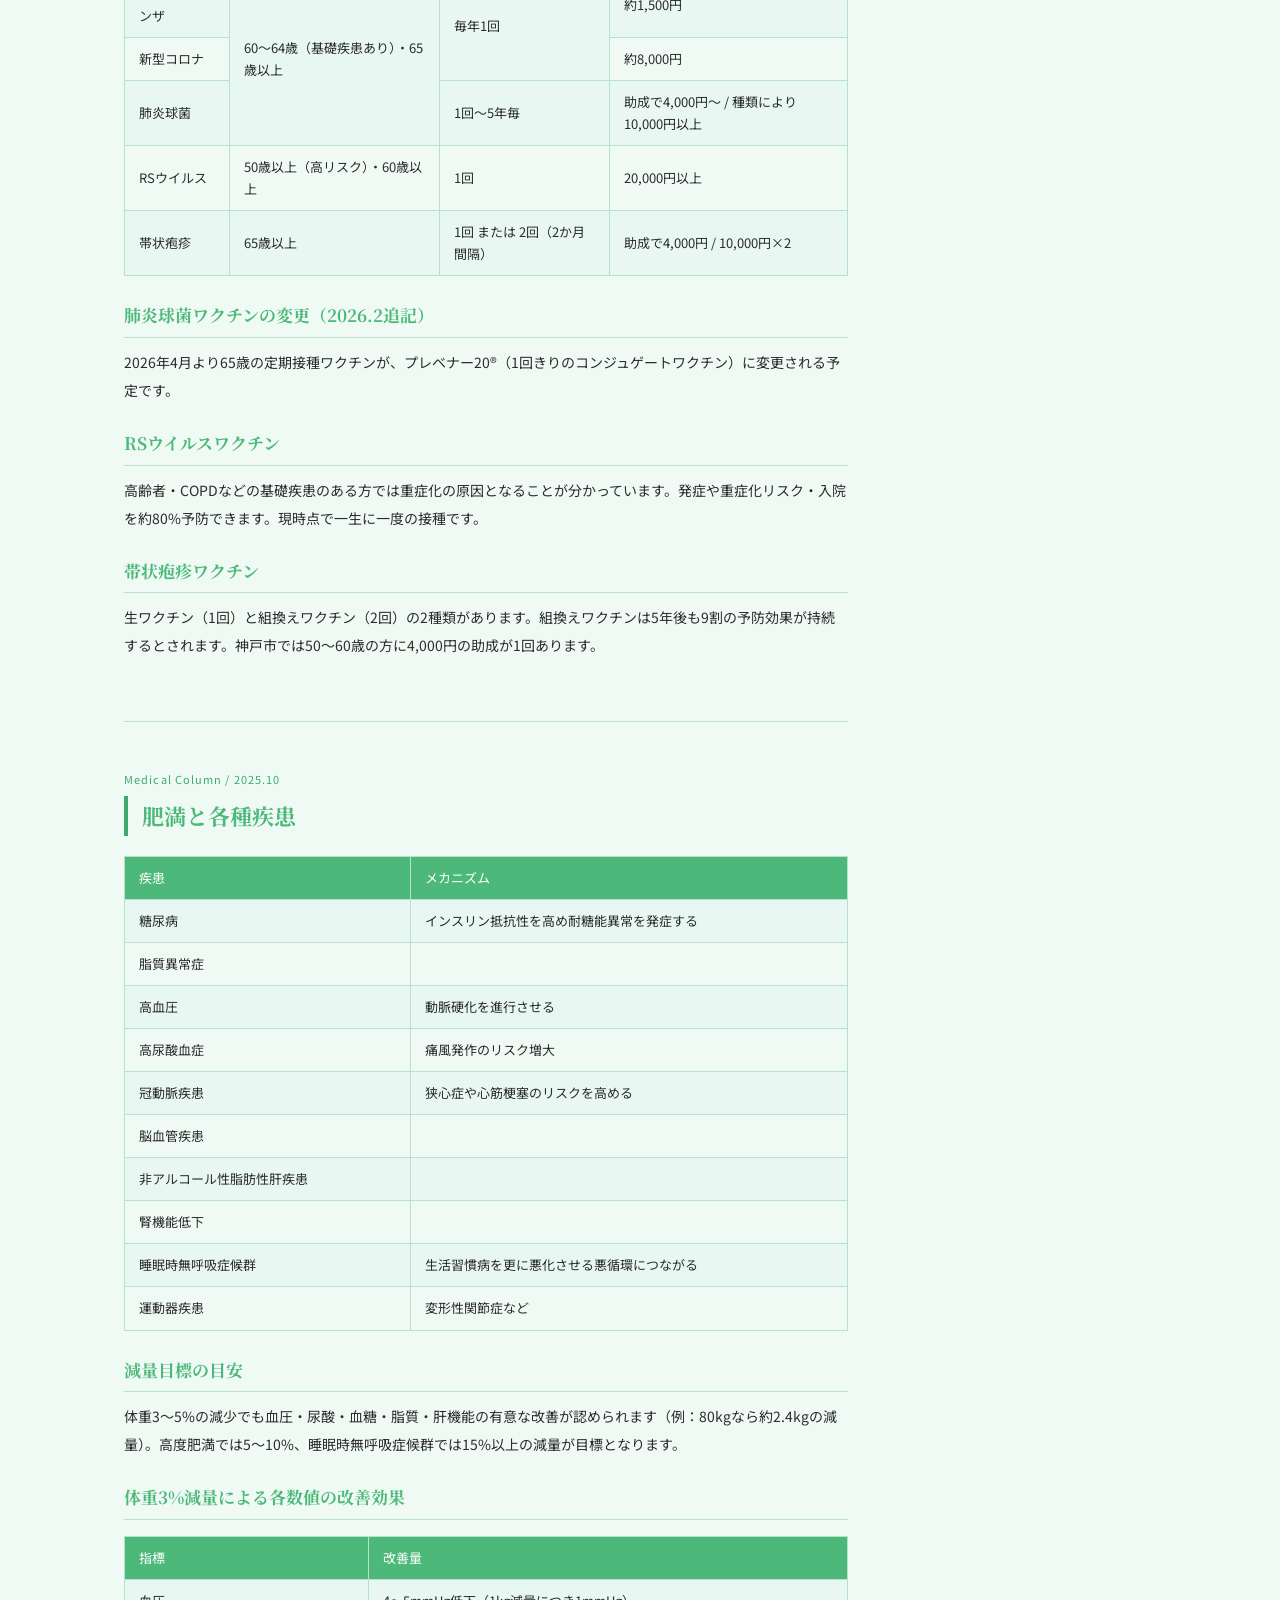
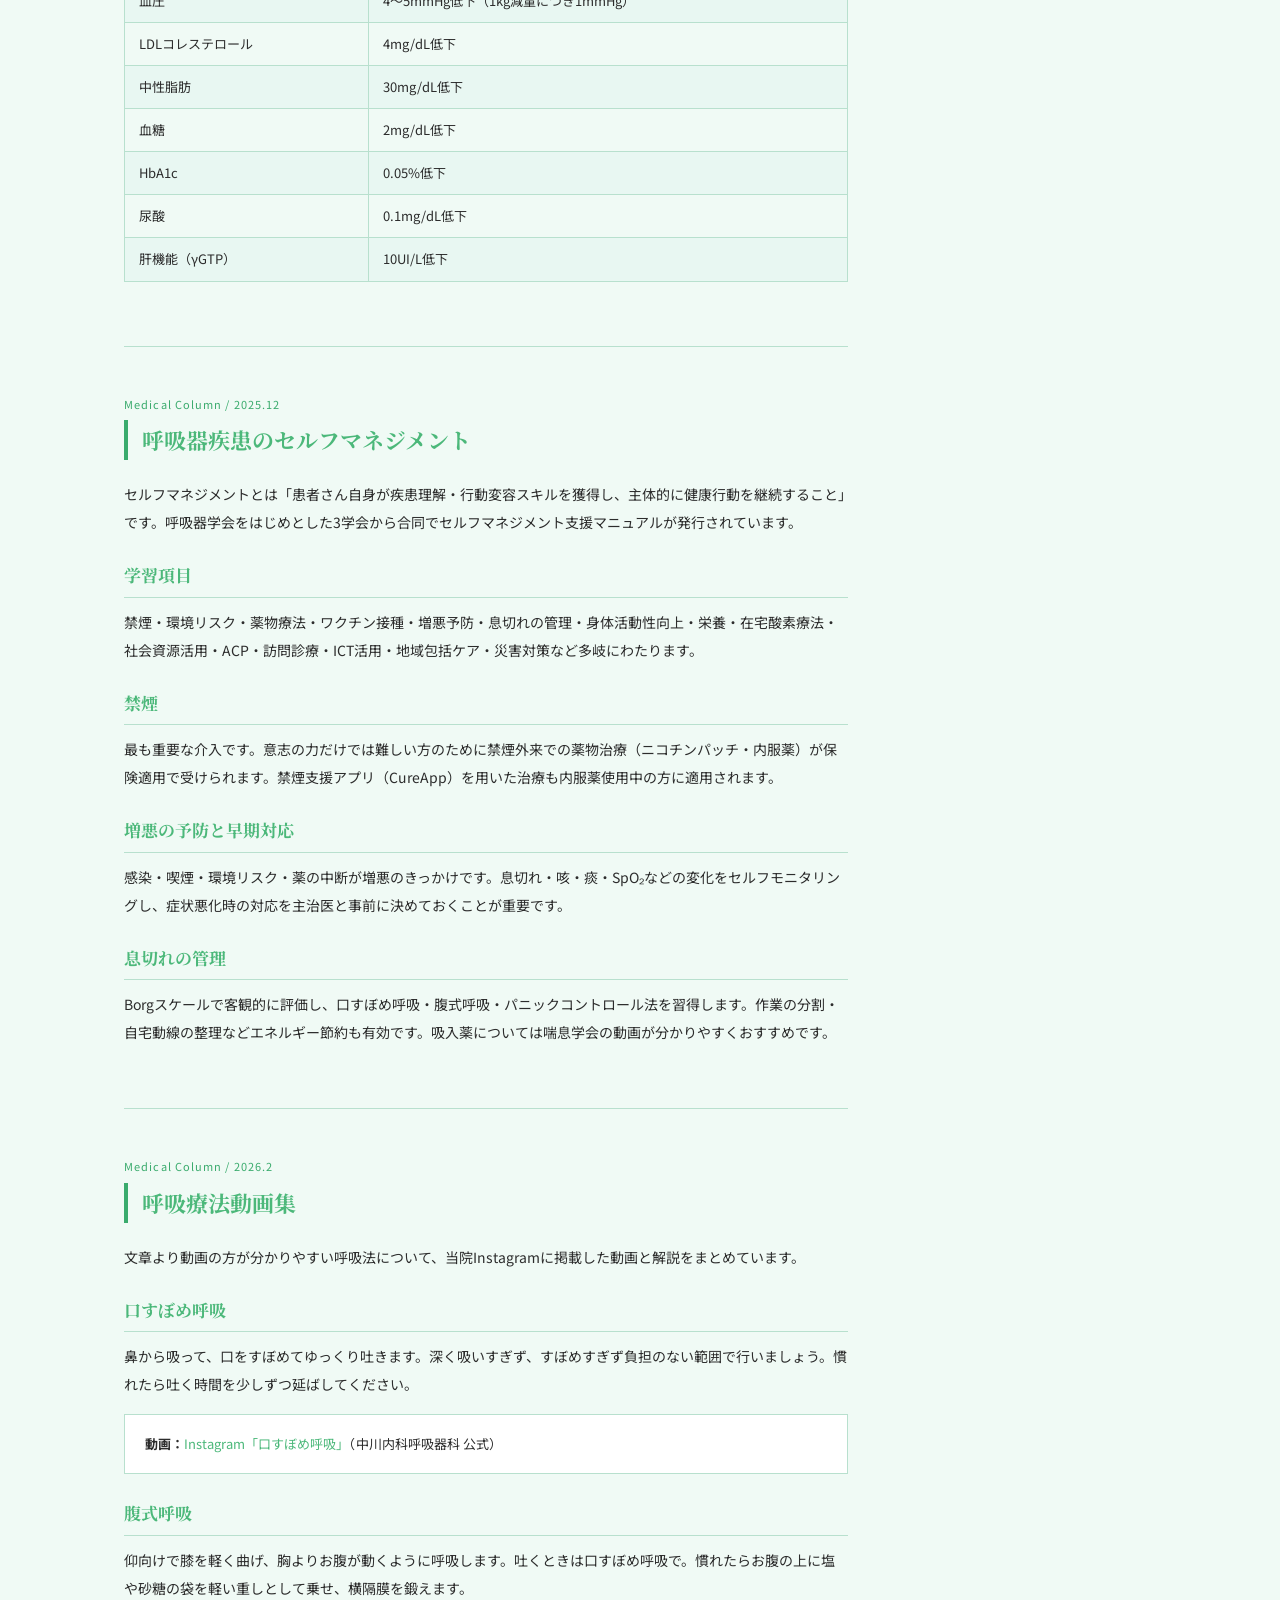
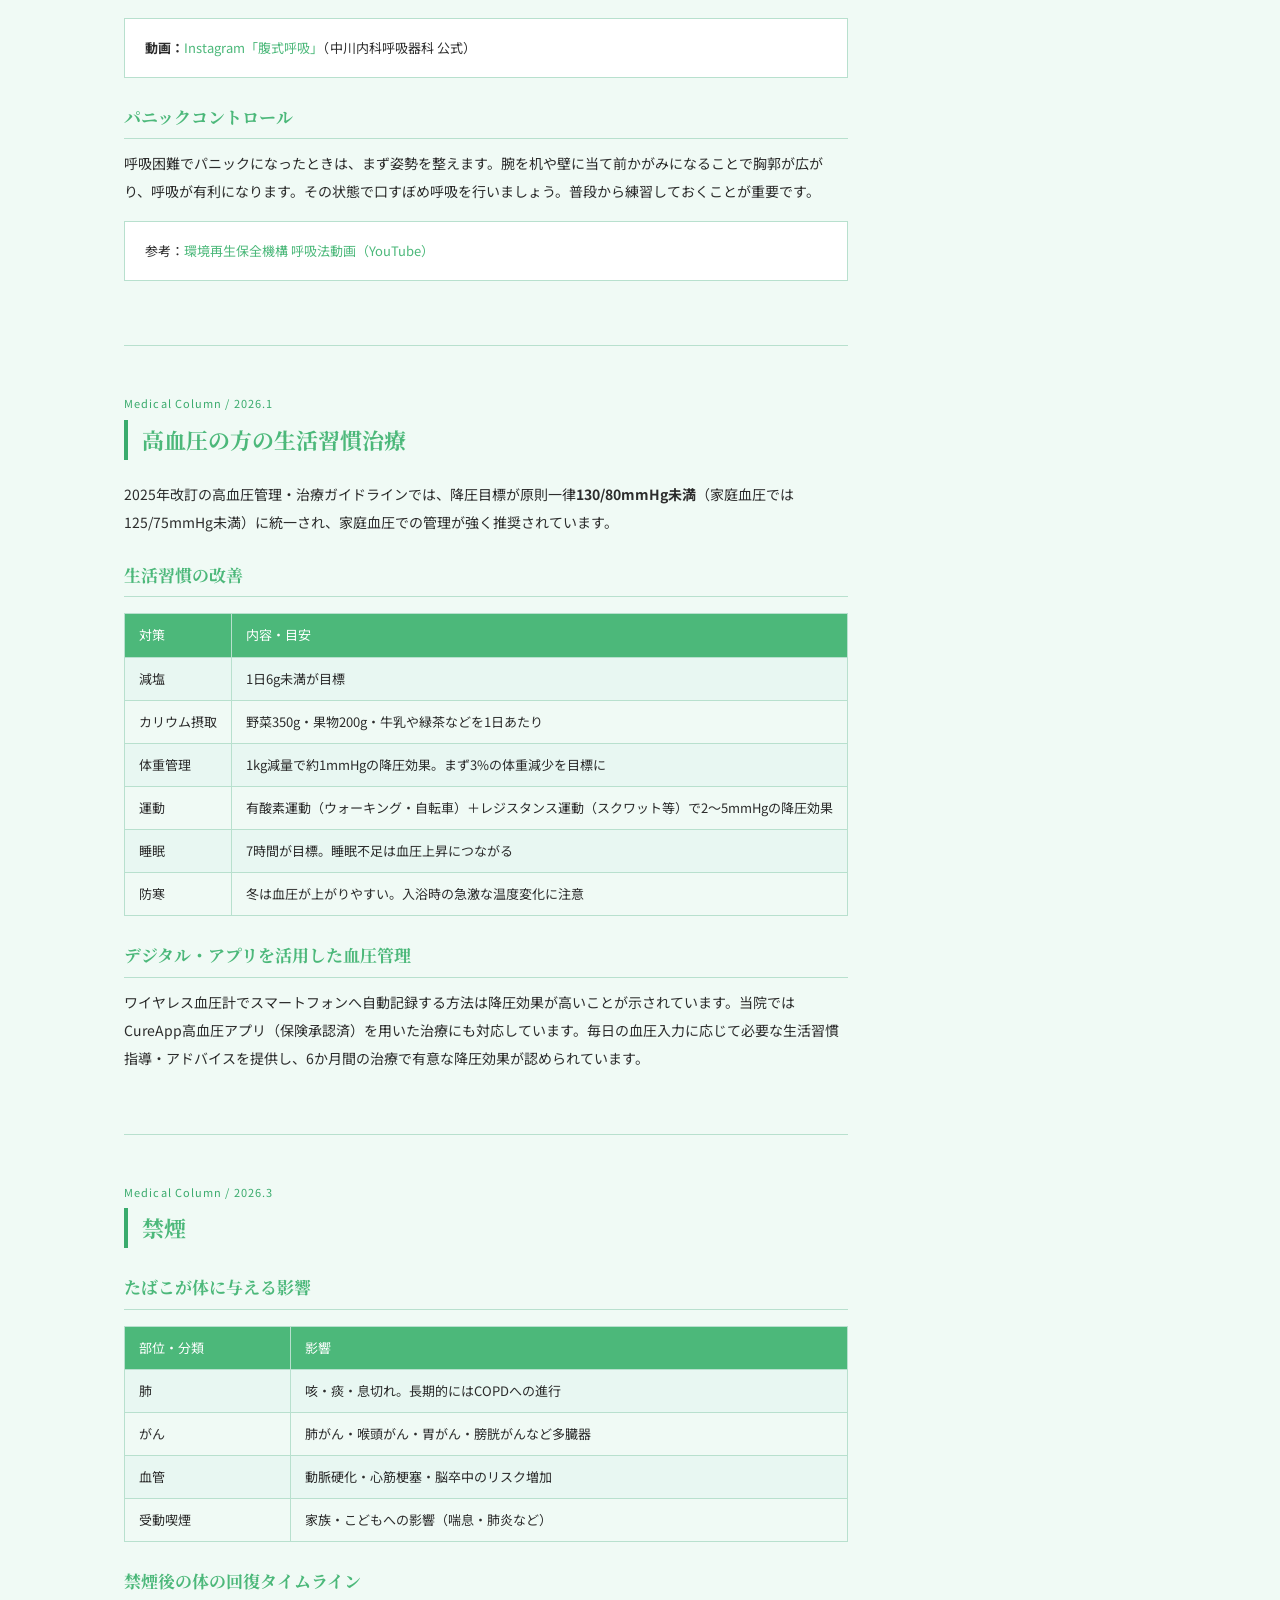
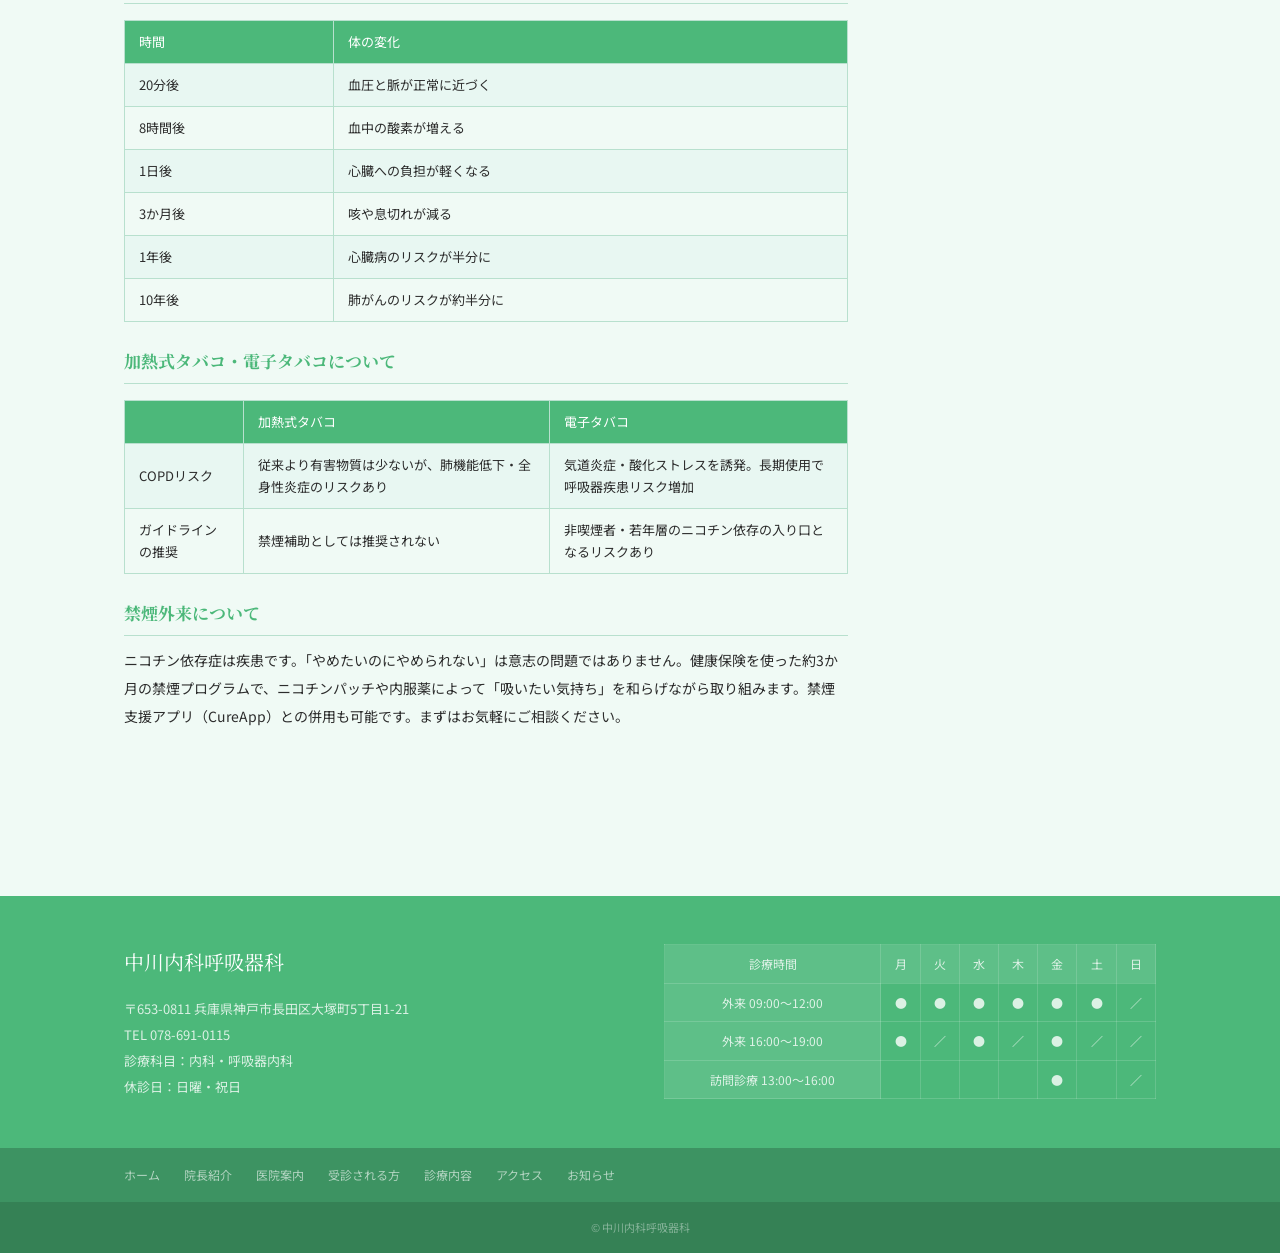
<file: medical/column/index.html>
<!DOCTYPE html>
<html lang="ja">
<head>
  <meta charset="UTF-8">
  <meta name="viewport" content="width=device-width, initial-scale=1.0">
  <title>医療コラム｜中川内科呼吸器科｜神戸市長田区の内科・呼吸器内科</title>
  <meta name="description" content="院長が診療の現場から執筆した医療コラム集。COPD・咳・禁煙・舌下免疫療法・高血圧・呼吸器疾患のセルフマネジメントなど。">
  <link rel="preconnect" href="https://fonts.googleapis.com">
  <link rel="preconnect" href="https://fonts.gstatic.com" crossorigin>
  <link href="https://fonts.googleapis.com/css2?family=Noto+Sans+JP:wght@400;500&family=Noto+Serif+JP:wght@400;600&display=swap" rel="stylesheet">
  <link rel="stylesheet" href="../../css/style-green.css">
</head>
<body>
<header>
  <div class="header-inner">
    <a href="/" class="logo">中川内科呼吸器科<span>NAKAGAWA NAIKA KOKYUKIKA</span></a>
    <div class="header-right">
      <a href="tel:078-691-0115" class="header-tel">078-691-0115<small>受付時間内にお電話ください</small></a>
      <a href="https://qr.digikar-smart.jp/f69b6766-8f9e-40d7-bc56-8c919789ab93/reserve" target="_blank" rel="noopener" class="btn-reserve">WEB予約</a>
    </div>
  </div>
</header>
<nav>
  <div class="nav-inner">
    <a href="/">ホーム</a><a href="/doctor/">院長紹介</a><a href="/clinic/">医院案内</a>
    <a href="/first/">受診される方</a><a href="/medical/" class="active">診療内容</a><a href="/access/">アクセス</a><a href="/news/">お知らせ</a>
  </div>
</nav>
<div class="page-top">
  <div class="page-top-inner">
    <span class="page-top-en">Medical Column</span>
    <h1>院長コラム・医療トピックス</h1>
    <p class="breadcrumb"><a href="/">ホーム</a> &rsaquo; <a href="/medical/">診療内容</a> &rsaquo; 医療コラム</p>
  </div>
</div>
<main>
  <div class="layout">
    <div class="content">

      <div class="column-toc">
        <h2>コラム目次</h2>
        <ol>
          <li><a href="#copd">COPD（慢性閉塞性肺疾患）</a></li>
          <li><a href="#cough">咳の診療について</a></li>
          <li><a href="#sas-online">睡眠時無呼吸症候群とオンライン診療</a></li>
          <li><a href="#sublingual">舌下免疫療法</a></li>
          <li><a href="#biologics">難治性喘息と生物学的製剤</a></li>
          <li><a href="#antibiotics">ウイルス感染と抗菌薬</a></li>
          <li><a href="#vaccine-elderly">高齢者のワクチンについて</a></li>
          <li><a href="#obesity">肥満と各種疾患</a></li>
          <li><a href="#selfmanagement">呼吸器疾患のセルフマネジメント</a></li>
          <li><a href="#breathvideo">呼吸療法動画集</a></li>
          <li><a href="#hypertension">高血圧の方の生活習慣治療</a></li>
          <li><a href="#smoking">禁煙</a></li>
        </ol>
      </div>

      <!-- 1. COPD -->
      <article class="column-article" id="copd">
        <span class="column-article-date">Medical Column</span>
        <h2>COPD（慢性閉塞性肺疾患）</h2>
        <p>COPDは主に喫煙が原因で起こる慢性炎症性の肺疾患です。日本における認知度はいまだ低く、受診に至らない方が多い疾患ですが、適切な治療によって進行を遅らせることができます。</p>
        <h3>診断</h3>
        <p>スパイロメトリー（肺機能検査）が診断の基本です。1秒率（FEV₁/FVC）70%未満が診断基準です。「最近階段で息が切れる」「咳・痰が続く」という方はぜひ検査を受けてください。</p>
        <h3>治療</h3>
        <p>禁煙が最も重要な治療です。薬物療法では長時間作用型気管支拡張薬（LABA・LAMA）の吸入が中心となります。運動療法（呼吸リハビリ）も有効で、症状の改善・入院回数の減少に効果があります。進行した場合は在宅酸素療法の適応となります。</p>
        <p>健康日本21でも目標として掲げられているCOPDの認知度向上と早期発見に、当院も取り組んでいます。</p>
      </article>

      <!-- 2. 咳の診療 -->
      <article class="column-article" id="cough">
        <span class="column-article-date">Medical Column</span>
        <h2>咳の診療について</h2>
        <p>咳は多くの方が経験する症状ですが、3週間以上続く「遷延性咳嗽」、8週間以上続く「慢性咳嗽」は専門的な評価が必要です。ガイドラインに沿ったフローチャートで原因を系統的に調べていきます。</p>
        <h3>主な原因疾患</h3>
        <table>
          <tr><th>分類</th><th>主な原因</th></tr>
          <tr><td>感染後咳嗽</td><td>かぜ・マイコプラズマ・百日咳など感染後に続く咳</td></tr>
          <tr><td>アトピー咳嗽・咳喘息</td><td>アレルギーが関与、夜間〜早朝に悪化しやすい</td></tr>
          <tr><td>副鼻腔気管支症候群</td><td>後鼻漏（鼻水が喉に落ちる）が原因</td></tr>
          <tr><td>胃食道逆流症（GERD）</td><td>食後・就寝時に悪化、胃酸が原因</td></tr>
          <tr><td>ACE阻害薬による咳</td><td>降圧薬の副作用</td></tr>
        </table>
        <p>地域のかかりつけ医として「長引く咳」を的確に診断し、必要な場合は専門病院と連携しながら診療を進めます。</p>
      </article>

      <!-- 3. SAS・オンライン診療 -->
      <article class="column-article" id="sas-online">
        <span class="column-article-date">Medical Column</span>
        <h2>睡眠時無呼吸症候群とオンライン診療について</h2>
        <p>CPAP療法は継続して使用することが重要です。月1回の定期受診が必要ですが、来院が難しい方のためにオンライン診療での継続管理に対応しています。</p>
        <p>CPAP遠隔モニタリングによりデータを確認しながら、オンラインで診察・処方を行うことができます。通院負担を軽減しながら治療を継続することで、心血管リスクの低減につながります。</p>
        <div class="info-box">
          京都大学の研究でも、オンライン診療を活用したSAS管理の有効性が報告されています。当院ではこの知見を取り入れ、患者さんの利便性を高めた診療体制を整えています。
        </div>
      </article>

      <!-- 4. 舌下免疫療法 -->
      <article class="column-article" id="sublingual">
        <span class="column-article-date">Medical Column</span>
        <h2>舌下免疫療法</h2>
        <p>アレルギー性鼻炎（スギ花粉症・ダニアレルギー）に対する根本的な治療法です。アレルゲンを少量から舌の下に投与し、体を慣れさせることで過剰なアレルギー反応を抑えます。</p>
        <h3>対象アレルゲン</h3>
        <ul>
          <li>スギ花粉（シダキュア®）</li>
          <li>ダニ（ミティキュア®・アレルゲンエキス）</li>
        </ul>
        <h3>治療期間と効果</h3>
        <p>治療期間は3〜5年です。継続することで症状の根本的な改善が期待できます。免疫寛容を誘導するTreg細胞の関与が明らかにされており、その発見者がノーベル生理学・医学賞を受賞しています。</p>
        <div class="info-box">
          <strong>注意：</strong>スギ花粉の舌下免疫療法は花粉飛散期間中（概ね1〜5月）は新規開始できません。ダニは通年で開始可能です。
        </div>
      </article>

      <!-- 5. 難治性喘息 -->
      <article class="column-article" id="biologics">
        <span class="column-article-date">Medical Column</span>
        <h2>難治性喘息と生物学的製剤</h2>
        <p>吸入ステロイド（ICS）を中心とした治療でもコントロールが困難な喘息を「難治性喘息」と呼びます。このような方に対して、近年では生物学的製剤（抗体薬）が選択肢となっています。</p>
        <h3>治療のステップ</h3>
        <p>ICS → ICS＋長時間作用型β₂刺激薬 → 高用量ICS＋複数の追加療法 → 生物学的製剤、という段階で検討されます。</p>
        <h3>treatable traits（治療可能な特性）の重要性</h3>
        <p>難治性喘息では「喘息そのもの」だけでなく、コントロールを悪化させる要因を個別に評価・対処することが重要です。</p>
        <table>
          <tr><th>悪化要因</th><th>対処</th></tr>
          <tr><td>アレルギー性鼻炎</td><td>鼻炎治療・舌下免疫療法</td></tr>
          <tr><td>胃食道逆流症</td><td>PPI・生活習慣改善</td></tr>
          <tr><td>睡眠時無呼吸症候群</td><td>CPAP療法</td></tr>
          <tr><td>肥満</td><td>体重管理</td></tr>
          <tr><td>細菌感染</td><td>抗菌薬・マクロライド長期療法</td></tr>
          <tr><td>心理的因子</td><td>心理的サポート</td></tr>
        </table>
        <p>生物学的製剤は月1〜2回の注射で効果が期待できますが、薬剤費は高額です（3割負担で月数万円〜）。当院では適応の判断と専門病院へのご紹介を行います。</p>
      </article>

      <!-- 6. ウイルスと抗菌薬 -->
      <article class="column-article" id="antibiotics">
        <span class="column-article-date">Medical Column</span>
        <h2>ウイルス感染と抗菌薬</h2>
        <p>かぜ（上気道炎）の原因微生物の約90%はウイルスです。抗菌薬（抗生物質）は細菌にしか効かず、ウイルス感染症には効果がありません。</p>
        <h3>細菌とウイルスの違い</h3>
        <p>細菌は独立した細胞を持ち、細胞壁を攻撃する抗菌薬（ペニシリン系など）が有効です。一方ウイルスは細胞構造を持たず、ヒトの細胞内で増殖するため、抗菌薬が作用する部分がそもそも存在しません。抗ウイルス薬は核酸の複製やウイルスの放出を阻害する別の機序で働きます。</p>
        <h3>抗菌薬が必要な細菌感染を疑うサイン</h3>
        <ul>
          <li>特定の部位に強い症状が集中している</li>
          <li>膿を伴う（膿性痰・膿性鼻汁）</li>
          <li>一度改善しかけた後に再度悪化する（二峰性の経過）</li>
        </ul>
        <div class="info-box">
          当院ではAI搭載カメラ型診断機器「nodoca」を導入しています。のどを撮影するだけで、鼻汁採取の負担なくウイルス感染の早期診断をサポートします。
        </div>
      </article>

      <!-- 7. 高齢者のワクチン -->
      <article class="column-article" id="vaccine-elderly">
        <span class="column-article-date">Medical Column / 2025.8 / 追記：2025.11、2026.2</span>
        <h2>高齢者のワクチンについて</h2>
        <table>
          <tr><th>ワクチン</th><th>対象</th><th>接種回数</th><th>費用（神戸市）</th></tr>
          <tr><td>インフルエンザ</td><td rowspan="3">60〜64歳（基礎疾患あり）・65歳以上</td><td rowspan="2">毎年1回</td><td>約1,500円</td></tr>
          <tr><td>新型コロナ</td><td>約8,000円</td></tr>
          <tr><td>肺炎球菌</td><td>1回〜5年毎</td><td>助成で4,000円〜 / 種類により10,000円以上</td></tr>
          <tr><td>RSウイルス</td><td>50歳以上（高リスク）・60歳以上</td><td>1回</td><td>20,000円以上</td></tr>
          <tr><td>帯状疱疹</td><td>65歳以上</td><td>1回 または 2回（2か月間隔）</td><td>助成で4,000円 / 10,000円×2</td></tr>
        </table>
        <h3>肺炎球菌ワクチンの変更（2026.2追記）</h3>
        <p>2026年4月より65歳の定期接種ワクチンが、プレベナー20®（1回きりのコンジュゲートワクチン）に変更される予定です。</p>
        <h3>RSウイルスワクチン</h3>
        <p>高齢者・COPDなどの基礎疾患のある方では重症化の原因となることが分かっています。発症や重症化リスク・入院を約80%予防できます。現時点で一生に一度の接種です。</p>
        <h3>帯状疱疹ワクチン</h3>
        <p>生ワクチン（1回）と組換えワクチン（2回）の2種類があります。組換えワクチンは5年後も9割の予防効果が持続するとされます。神戸市では50〜60歳の方に4,000円の助成が1回あります。</p>
      </article>

      <!-- 8. 肥満 -->
      <article class="column-article" id="obesity">
        <span class="column-article-date">Medical Column / 2025.10</span>
        <h2>肥満と各種疾患</h2>
        <table>
          <tr><th>疾患</th><th>メカニズム</th></tr>
          <tr><td>糖尿病</td><td>インスリン抵抗性を高め耐糖能異常を発症する</td></tr>
          <tr><td>脂質異常症</td><td></td></tr>
          <tr><td>高血圧</td><td>動脈硬化を進行させる</td></tr>
          <tr><td>高尿酸血症</td><td>痛風発作のリスク増大</td></tr>
          <tr><td>冠動脈疾患</td><td>狭心症や心筋梗塞のリスクを高める</td></tr>
          <tr><td>脳血管疾患</td><td></td></tr>
          <tr><td>非アルコール性脂肪性肝疾患</td><td></td></tr>
          <tr><td>腎機能低下</td><td></td></tr>
          <tr><td>睡眠時無呼吸症候群</td><td>生活習慣病を更に悪化させる悪循環につながる</td></tr>
          <tr><td>運動器疾患</td><td>変形性関節症など</td></tr>
        </table>
        <h3>減量目標の目安</h3>
        <p>体重3〜5%の減少でも血圧・尿酸・血糖・脂質・肝機能の有意な改善が認められます（例：80kgなら約2.4kgの減量）。高度肥満では5〜10%、睡眠時無呼吸症候群では15%以上の減量が目標となります。</p>
        <h3>体重3%減量による各数値の改善効果</h3>
        <table>
          <tr><th>指標</th><th>改善量</th></tr>
          <tr><td>血圧</td><td>4〜5mmHg低下（1kg減量につき1mmHg）</td></tr>
          <tr><td>LDLコレステロール</td><td>4mg/dL低下</td></tr>
          <tr><td>中性脂肪</td><td>30mg/dL低下</td></tr>
          <tr><td>血糖</td><td>2mg/dL低下</td></tr>
          <tr><td>HbA1c</td><td>0.05%低下</td></tr>
          <tr><td>尿酸</td><td>0.1mg/dL低下</td></tr>
          <tr><td>肝機能（γGTP）</td><td>10UI/L低下</td></tr>
        </table>
      </article>

      <!-- 9. セルフマネジメント -->
      <article class="column-article" id="selfmanagement">
        <span class="column-article-date">Medical Column / 2025.12</span>
        <h2>呼吸器疾患のセルフマネジメント</h2>
        <p>セルフマネジメントとは「患者さん自身が疾患理解・行動変容スキルを獲得し、主体的に健康行動を継続すること」です。呼吸器学会をはじめとした3学会から合同でセルフマネジメント支援マニュアルが発行されています。</p>
        <h3>学習項目</h3>
        <p>禁煙・環境リスク・薬物療法・ワクチン接種・増悪予防・息切れの管理・身体活動性向上・栄養・在宅酸素療法・社会資源活用・ACP・訪問診療・ICT活用・地域包括ケア・災害対策など多岐にわたります。</p>
        <h3>禁煙</h3>
        <p>最も重要な介入です。意志の力だけでは難しい方のために禁煙外来での薬物治療（ニコチンパッチ・内服薬）が保険適用で受けられます。禁煙支援アプリ（CureApp）を用いた治療も内服薬使用中の方に適用されます。</p>
        <h3>増悪の予防と早期対応</h3>
        <p>感染・喫煙・環境リスク・薬の中断が増悪のきっかけです。息切れ・咳・痰・SpO₂などの変化をセルフモニタリングし、症状悪化時の対応を主治医と事前に決めておくことが重要です。</p>
        <h3>息切れの管理</h3>
        <p>Borgスケールで客観的に評価し、口すぼめ呼吸・腹式呼吸・パニックコントロール法を習得します。作業の分割・自宅動線の整理などエネルギー節約も有効です。吸入薬については喘息学会の動画が分かりやすくおすすめです。</p>
      </article>

      <!-- 10. 呼吸療法動画 -->
      <article class="column-article" id="breathvideo">
        <span class="column-article-date">Medical Column / 2026.2</span>
        <h2>呼吸療法動画集</h2>
        <p>文章より動画の方が分かりやすい呼吸法について、当院Instagramに掲載した動画と解説をまとめています。</p>
        <h3>口すぼめ呼吸</h3>
        <p>鼻から吸って、口をすぼめてゆっくり吐きます。深く吸いすぎず、すぼめすぎず負担のない範囲で行いましょう。慣れたら吐く時間を少しずつ延ばしてください。</p>
        <div class="video-note">
          <strong>動画：</strong><a href="https://www.instagram.com/reel/DTynNgmE60z/" target="_blank" rel="noopener">Instagram「口すぼめ呼吸」</a>（中川内科呼吸器科 公式）
        </div>
        <h3>腹式呼吸</h3>
        <p>仰向けで膝を軽く曲げ、胸よりお腹が動くように呼吸します。吐くときは口すぼめ呼吸で。慣れたらお腹の上に塩や砂糖の袋を軽い重しとして乗せ、横隔膜を鍛えます。</p>
        <div class="video-note">
          <strong>動画：</strong><a href="https://www.instagram.com/reel/DTzMg4ADf-K/" target="_blank" rel="noopener">Instagram「腹式呼吸」</a>（中川内科呼吸器科 公式）
        </div>
        <h3>パニックコントロール</h3>
        <p>呼吸困難でパニックになったときは、まず姿勢を整えます。腕を机や壁に当て前かがみになることで胸郭が広がり、呼吸が有利になります。その状態で口すぼめ呼吸を行いましょう。普段から練習しておくことが重要です。</p>
        <div class="video-note">
          参考：<a href="https://www.youtube.com/watch?v=JIwchBIRPrU" target="_blank" rel="noopener">環境再生保全機構 呼吸法動画（YouTube）</a>
        </div>
      </article>

      <!-- 11. 高血圧 -->
      <article class="column-article" id="hypertension">
        <span class="column-article-date">Medical Column / 2026.1</span>
        <h2>高血圧の方の生活習慣治療</h2>
        <p>2025年改訂の高血圧管理・治療ガイドラインでは、降圧目標が原則一律<strong>130/80mmHg未満</strong>（家庭血圧では125/75mmHg未満）に統一され、家庭血圧での管理が強く推奨されています。</p>
        <h3>生活習慣の改善</h3>
        <table>
          <tr><th>対策</th><th>内容・目安</th></tr>
          <tr><td>減塩</td><td>1日6g未満が目標</td></tr>
          <tr><td>カリウム摂取</td><td>野菜350g・果物200g・牛乳や緑茶などを1日あたり</td></tr>
          <tr><td>体重管理</td><td>1kg減量で約1mmHgの降圧効果。まず3%の体重減少を目標に</td></tr>
          <tr><td>運動</td><td>有酸素運動（ウォーキング・自転車）＋レジスタンス運動（スクワット等）で2〜5mmHgの降圧効果</td></tr>
          <tr><td>睡眠</td><td>7時間が目標。睡眠不足は血圧上昇につながる</td></tr>
          <tr><td>防寒</td><td>冬は血圧が上がりやすい。入浴時の急激な温度変化に注意</td></tr>
        </table>
        <h3>デジタル・アプリを活用した血圧管理</h3>
        <p>ワイヤレス血圧計でスマートフォンへ自動記録する方法は降圧効果が高いことが示されています。当院ではCureApp高血圧アプリ（保険承認済）を用いた治療にも対応しています。毎日の血圧入力に応じて必要な生活習慣指導・アドバイスを提供し、6か月間の治療で有意な降圧効果が認められています。</p>
      </article>

      <!-- 12. 禁煙 -->
      <article class="column-article" id="smoking">
        <span class="column-article-date">Medical Column / 2026.3</span>
        <h2>禁煙</h2>
        <h3>たばこが体に与える影響</h3>
        <table>
          <tr><th>部位・分類</th><th>影響</th></tr>
          <tr><td>肺</td><td>咳・痰・息切れ。長期的にはCOPDへの進行</td></tr>
          <tr><td>がん</td><td>肺がん・喉頭がん・胃がん・膀胱がんなど多臓器</td></tr>
          <tr><td>血管</td><td>動脈硬化・心筋梗塞・脳卒中のリスク増加</td></tr>
          <tr><td>受動喫煙</td><td>家族・こどもへの影響（喘息・肺炎など）</td></tr>
        </table>
        <h3>禁煙後の体の回復タイムライン</h3>
        <table>
          <tr><th>時間</th><th>体の変化</th></tr>
          <tr><td>20分後</td><td>血圧と脈が正常に近づく</td></tr>
          <tr><td>8時間後</td><td>血中の酸素が増える</td></tr>
          <tr><td>1日後</td><td>心臓への負担が軽くなる</td></tr>
          <tr><td>3か月後</td><td>咳や息切れが減る</td></tr>
          <tr><td>1年後</td><td>心臓病のリスクが半分に</td></tr>
          <tr><td>10年後</td><td>肺がんのリスクが約半分に</td></tr>
        </table>
        <h3>加熱式タバコ・電子タバコについて</h3>
        <table>
          <tr><th></th><th>加熱式タバコ</th><th>電子タバコ</th></tr>
          <tr><td>COPDリスク</td><td>従来より有害物質は少ないが、肺機能低下・全身性炎症のリスクあり</td><td>気道炎症・酸化ストレスを誘発。長期使用で呼吸器疾患リスク増加</td></tr>
          <tr><td>ガイドラインの推奨</td><td>禁煙補助としては推奨されない</td><td>非喫煙者・若年層のニコチン依存の入り口となるリスクあり</td></tr>
        </table>
        <h3>禁煙外来について</h3>
        <p>ニコチン依存症は疾患です。「やめたいのにやめられない」は意志の問題ではありません。健康保険を使った約3か月の禁煙プログラムで、ニコチンパッチや内服薬によって「吸いたい気持ち」を和らげながら取り組みます。禁煙支援アプリ（CureApp）との併用も可能です。まずはお気軽にご相談ください。</p>
      </article>

    </div>
    <aside class="sidebar">
      <div class="sidebar-box">
        <p class="sidebar-box-title">WEB予約</p>
        <a href="https://qr.digikar-smart.jp/f69b6766-8f9e-40d7-bc56-8c919789ab93/reserve" target="_blank" rel="noopener" class="sidebar-reserve">WEB予約はこちら</a>
        <div class="sidebar-tel">
          <a href="tel:078-691-0115">078-691-0115</a>
          <p>受付時間内にお電話ください</p>
        </div>
      </div>
      <div class="sidebar-box">
        <p class="sidebar-box-title">診療内容</p>
        <ul class="sidebar-nav">
          <li><a href="/medical/naika/">内科</a></li>
          <li><a href="/medical/kokyuki/">呼吸器内科</a></li>
          <li><a href="/medical/sas/">睡眠時無呼吸症候群</a></li>
          <li><a href="/medical/hot/">在宅酸素療法</a></li>
          <li><a href="/medical/vaccine/">各種ワクチン・検診</a></li>
          <li><a href="/medical/column/" class="current">医療コラム</a></li>
        </ul>
      </div>
    </aside>
  </div>
</main>
<footer>
  <div class="footer-main">
    <div>
      <p class="footer-logo">中川内科呼吸器科</p>
      <div class="footer-info">
        <p>〒653-0811 兵庫県神戸市長田区大塚町5丁目1-21</p>
        <p>TEL <a href="tel:078-691-0115">078-691-0115</a></p>
        <p>診療科目：内科・呼吸器内科</p>
        <p>休診日：日曜・祝日</p>
      </div>
    </div>
    <div>
      <table class="footer-table">
        <tr><th>診療時間</th><th>月</th><th>火</th><th>水</th><th>木</th><th>金</th><th>土</th><th>日</th></tr>
        <tr><th>外来 09:00〜12:00</th><td>●</td><td>●</td><td>●</td><td>●</td><td>●</td><td>●</td><td>／</td></tr>
        <tr><th>外来 16:00〜19:00</th><td>●</td><td>／</td><td>●</td><td>／</td><td>●</td><td>／</td><td>／</td></tr>
        <tr><th>訪問診療 13:00〜16:00</th><td></td><td></td><td></td><td></td><td>●</td><td></td><td>／</td></tr>
      </table>
    </div>
  </div>
  <div class="footer-nav-bar">
    <div class="footer-nav-inner">
      <a href="/">ホーム</a><a href="/doctor/">院長紹介</a><a href="/clinic/">医院案内</a>
      <a href="/first/">受診される方</a><a href="/medical/">診療内容</a><a href="/access/">アクセス</a><a href="/news/">お知らせ</a>
    </div>
  </div>
  <p class="footer-copy">&copy; 中川内科呼吸器科</p>
</footer>
<div class="sp-fixed">
  <div class="sp-fixed-inner">
    <a href="tel:078-691-0115">電話</a>
    <a href="https://qr.digikar-smart.jp/f69b6766-8f9e-40d7-bc56-8c919789ab93/reserve" target="_blank" rel="noopener" class="primary">WEB予約</a>
    <a href="/access/">アクセス</a>
  </div>
</div>
</body>
</html>
</file>
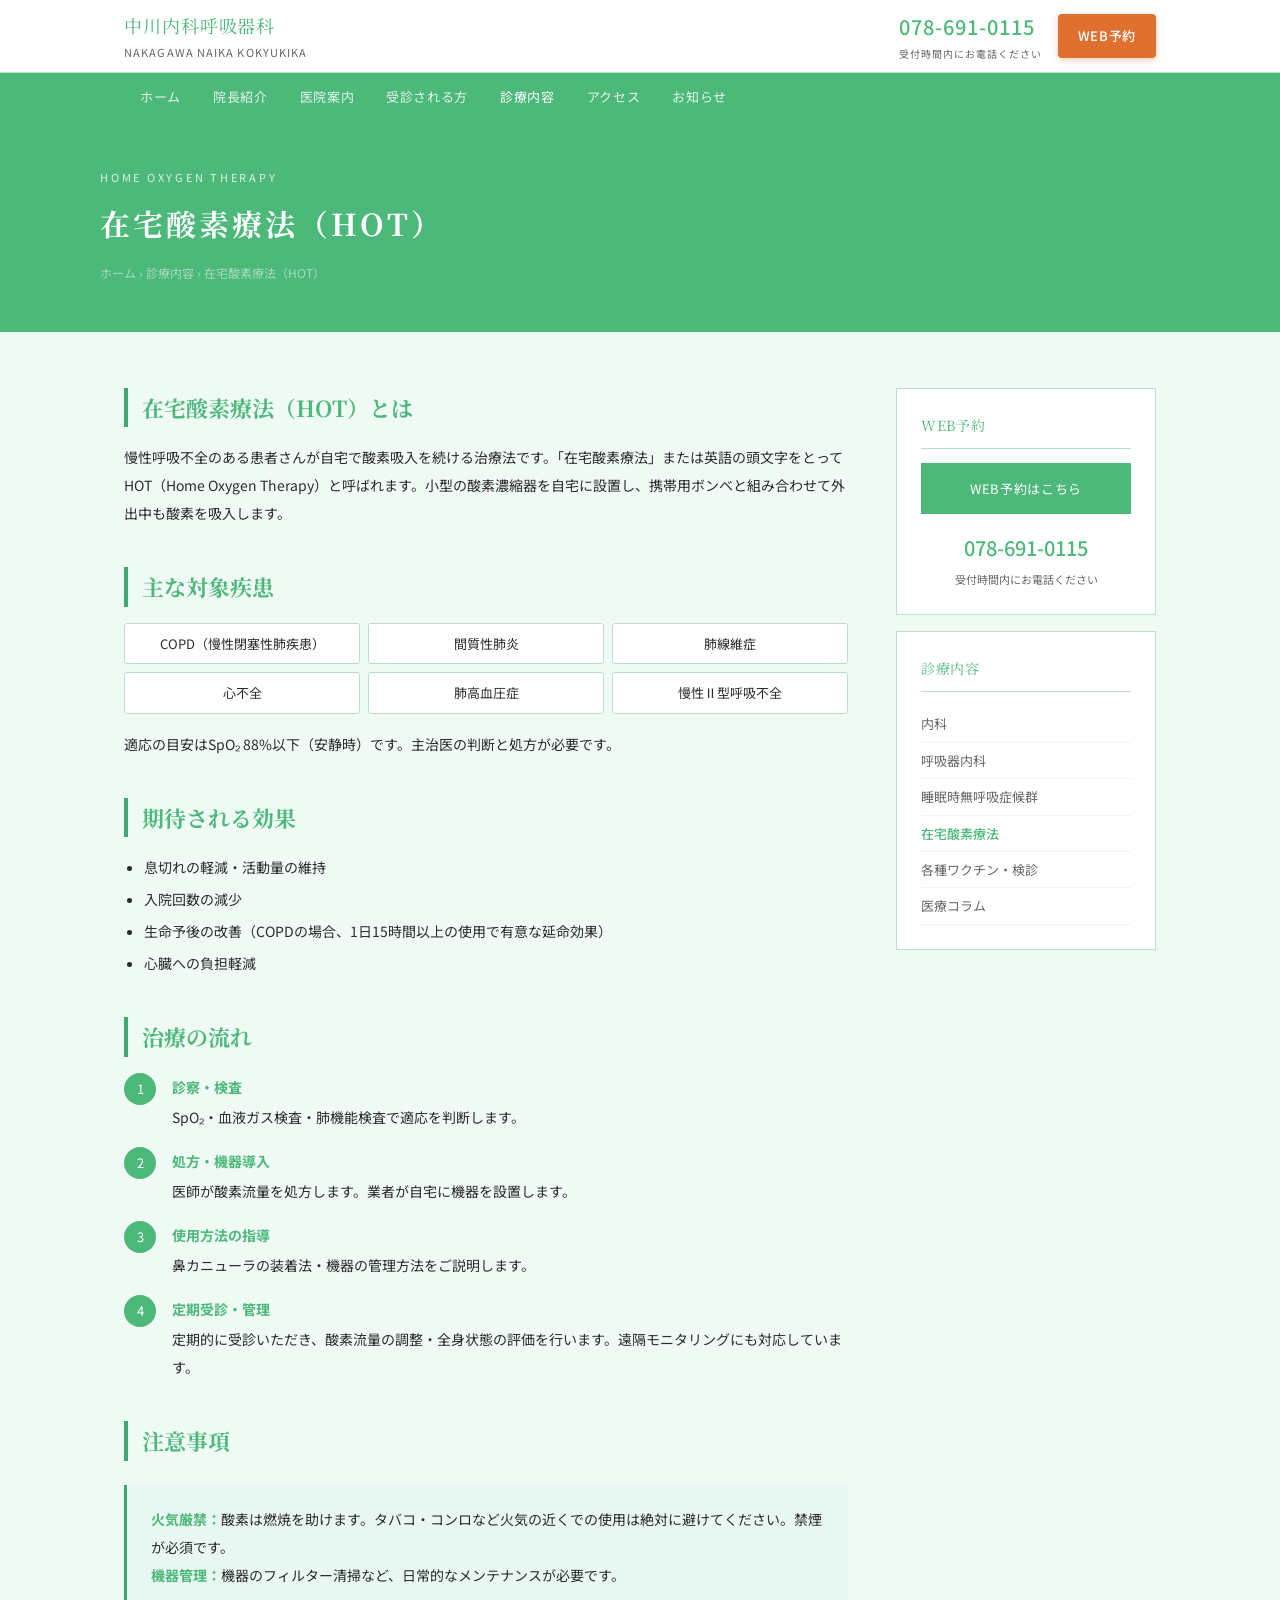
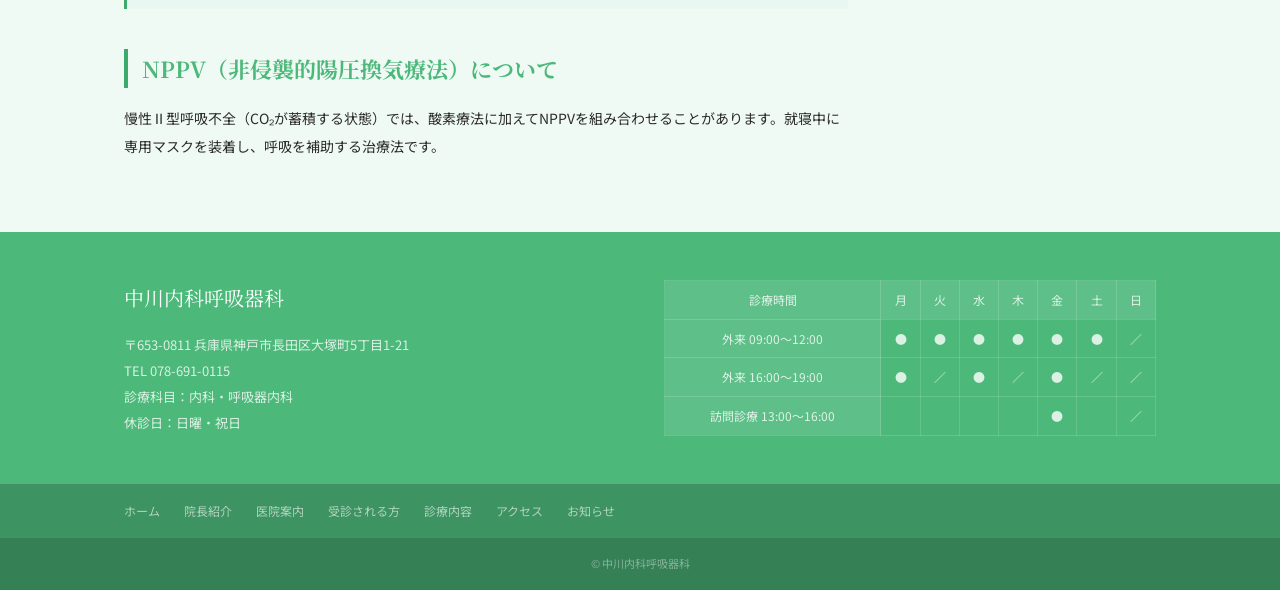
<file: medical/hot/index.html>
<!DOCTYPE html>
<html lang="ja">
<head>
  <meta charset="UTF-8">
  <meta name="viewport" content="width=device-width, initial-scale=1.0">
  <title>在宅酸素療法（HOT）｜中川内科呼吸器科｜神戸市長田区の内科・呼吸器内科</title>
  <meta name="description" content="慢性呼吸不全に対する在宅酸素療法（HOT）の導入・管理を行います。COPD・間質性肺炎・心不全などに対応。">
  <link rel="preconnect" href="https://fonts.googleapis.com">
  <link rel="preconnect" href="https://fonts.gstatic.com" crossorigin>
  <link href="https://fonts.googleapis.com/css2?family=Noto+Sans+JP:wght@400;500&family=Noto+Serif+JP:wght@400;600&display=swap" rel="stylesheet">
  <link rel="stylesheet" href="../../css/style-green.css">
</head>
<body>
<header>
  <div class="header-inner">
    <a href="/" class="logo">中川内科呼吸器科<span>NAKAGAWA NAIKA KOKYUKIKA</span></a>
    <div class="header-right">
      <a href="tel:078-691-0115" class="header-tel">078-691-0115<small>受付時間内にお電話ください</small></a>
      <a href="https://qr.digikar-smart.jp/f69b6766-8f9e-40d7-bc56-8c919789ab93/reserve" target="_blank" rel="noopener" class="btn-reserve">WEB予約</a>
    </div>
  </div>
</header>
<nav>
  <div class="nav-inner">
    <a href="/">ホーム</a><a href="/doctor/">院長紹介</a><a href="/clinic/">医院案内</a>
    <a href="/first/">受診される方</a><a href="/medical/" class="active">診療内容</a><a href="/access/">アクセス</a><a href="/news/">お知らせ</a>
  </div>
</nav>
<div class="page-top">
  <div class="page-top-inner">
    <span class="page-top-en">Home Oxygen Therapy</span>
    <h1>在宅酸素療法（HOT）</h1>
    <p class="breadcrumb"><a href="/">ホーム</a> &rsaquo; <a href="/medical/">診療内容</a> &rsaquo; 在宅酸素療法（HOT）</p>
  </div>
</div>
<main>
  <div class="layout">
    <div class="content">
      <h2>在宅酸素療法（HOT）とは</h2>
      <p>慢性呼吸不全のある患者さんが自宅で酸素吸入を続ける治療法です。「在宅酸素療法」または英語の頭文字をとってHOT（Home Oxygen Therapy）と呼ばれます。小型の酸素濃縮器を自宅に設置し、携帯用ボンベと組み合わせて外出中も酸素を吸入します。</p>

      <h2>主な対象疾患</h2>
      <div class="symptom-grid">
        <div class="symptom-tag">COPD（慢性閉塞性肺疾患）</div>
        <div class="symptom-tag">間質性肺炎</div>
        <div class="symptom-tag">肺線維症</div>
        <div class="symptom-tag">心不全</div>
        <div class="symptom-tag">肺高血圧症</div>
        <div class="symptom-tag">慢性Ⅱ型呼吸不全</div>
      </div>
      <p>適応の目安はSpO₂ 88%以下（安静時）です。主治医の判断と処方が必要です。</p>

      <h2>期待される効果</h2>
      <ul>
        <li>息切れの軽減・活動量の維持</li>
        <li>入院回数の減少</li>
        <li>生命予後の改善（COPDの場合、1日15時間以上の使用で有意な延命効果）</li>
        <li>心臓への負担軽減</li>
      </ul>

      <h2>治療の流れ</h2>
      <div class="step-list">
        <div class="step-item"><div class="step-num" style="background:var(--primary);color:#fff;width:32px;height:32px;border-radius:50%;display:flex;align-items:center;justify-content:center;font-size:13px;flex-shrink:0;">1</div><div class="step-text"><strong>診察・検査</strong>SpO₂・血液ガス検査・肺機能検査で適応を判断します。</div></div>
        <div class="step-item"><div class="step-num" style="background:var(--primary);color:#fff;width:32px;height:32px;border-radius:50%;display:flex;align-items:center;justify-content:center;font-size:13px;flex-shrink:0;">2</div><div class="step-text"><strong>処方・機器導入</strong>医師が酸素流量を処方します。業者が自宅に機器を設置します。</div></div>
        <div class="step-item"><div class="step-num" style="background:var(--primary);color:#fff;width:32px;height:32px;border-radius:50%;display:flex;align-items:center;justify-content:center;font-size:13px;flex-shrink:0;">3</div><div class="step-text"><strong>使用方法の指導</strong>鼻カニューラの装着法・機器の管理方法をご説明します。</div></div>
        <div class="step-item"><div class="step-num" style="background:var(--primary);color:#fff;width:32px;height:32px;border-radius:50%;display:flex;align-items:center;justify-content:center;font-size:13px;flex-shrink:0;">4</div><div class="step-text"><strong>定期受診・管理</strong>定期的に受診いただき、酸素流量の調整・全身状態の評価を行います。遠隔モニタリングにも対応しています。</div></div>
      </div>

      <h2>注意事項</h2>
      <div class="info-box">
        <strong>火気厳禁：</strong>酸素は燃焼を助けます。タバコ・コンロなど火気の近くでの使用は絶対に避けてください。禁煙が必須です。<br>
        <strong>機器管理：</strong>機器のフィルター清掃など、日常的なメンテナンスが必要です。
      </div>

      <h2>NPPV（非侵襲的陽圧換気療法）について</h2>
      <p>慢性Ⅱ型呼吸不全（CO₂が蓄積する状態）では、酸素療法に加えてNPPVを組み合わせることがあります。就寝中に専用マスクを装着し、呼吸を補助する治療法です。</p>
    </div>
    <aside class="sidebar">
      <div class="sidebar-box">
        <p class="sidebar-box-title">WEB予約</p>
        <a href="https://qr.digikar-smart.jp/f69b6766-8f9e-40d7-bc56-8c919789ab93/reserve" target="_blank" rel="noopener" class="sidebar-reserve">WEB予約はこちら</a>
        <div class="sidebar-tel">
          <a href="tel:078-691-0115">078-691-0115</a>
          <p>受付時間内にお電話ください</p>
        </div>
      </div>
      <div class="sidebar-box">
        <p class="sidebar-box-title">診療内容</p>
        <ul class="sidebar-nav">
          <li><a href="/medical/naika/" >内科</a></li>
          <li><a href="/medical/kokyuki/" >呼吸器内科</a></li>
          <li><a href="/medical/sas/" >睡眠時無呼吸症候群</a></li>
          <li><a href="/medical/hot/" class="current">在宅酸素療法</a></li>
          <li><a href="/medical/vaccine/" >各種ワクチン・検診</a></li>
          <li><a href="/medical/column/">医療コラム</a></li>
        </ul>
      </div>
    </aside>
  </div>
</main><footer>
  <div class="footer-main">
    <div>
      <p class="footer-logo">中川内科呼吸器科</p>
      <div class="footer-info">
        <p>〒653-0811 兵庫県神戸市長田区大塚町5丁目1-21</p>
        <p>TEL <a href="tel:078-691-0115">078-691-0115</a></p>
        <p>診療科目：内科・呼吸器内科</p>
        <p>休診日：日曜・祝日</p>
      </div>
    </div>
    <div>
      <table class="footer-table">
        <tr><th>診療時間</th><th>月</th><th>火</th><th>水</th><th>木</th><th>金</th><th>土</th><th>日</th></tr>
        <tr><th>外来 09:00〜12:00</th><td>●</td><td>●</td><td>●</td><td>●</td><td>●</td><td>●</td><td>／</td></tr>
        <tr><th>外来 16:00〜19:00</th><td>●</td><td>／</td><td>●</td><td>／</td><td>●</td><td>／</td><td>／</td></tr>
        <tr><th>訪問診療 13:00〜16:00</th><td></td><td></td><td></td><td></td><td>●</td><td></td><td>／</td></tr>
      </table>
    </div>
  </div>
  <div class="footer-nav-bar">
    <div class="footer-nav-inner">
      <a href="/">ホーム</a><a href="/doctor/">院長紹介</a><a href="/clinic/">医院案内</a>
      <a href="/first/">受診される方</a><a href="/medical/">診療内容</a><a href="/access/">アクセス</a><a href="/news/">お知らせ</a>
    </div>
  </div>
  <p class="footer-copy">&copy; 中川内科呼吸器科</p>
</footer>
<div class="sp-fixed">
  <div class="sp-fixed-inner">
    <a href="tel:078-691-0115">電話</a>
    <a href="https://qr.digikar-smart.jp/f69b6766-8f9e-40d7-bc56-8c919789ab93/reserve" target="_blank" rel="noopener" class="primary">WEB予約</a>
    <a href="/access/">アクセス</a>
  </div>
</div>
</body>
</html>
</file>
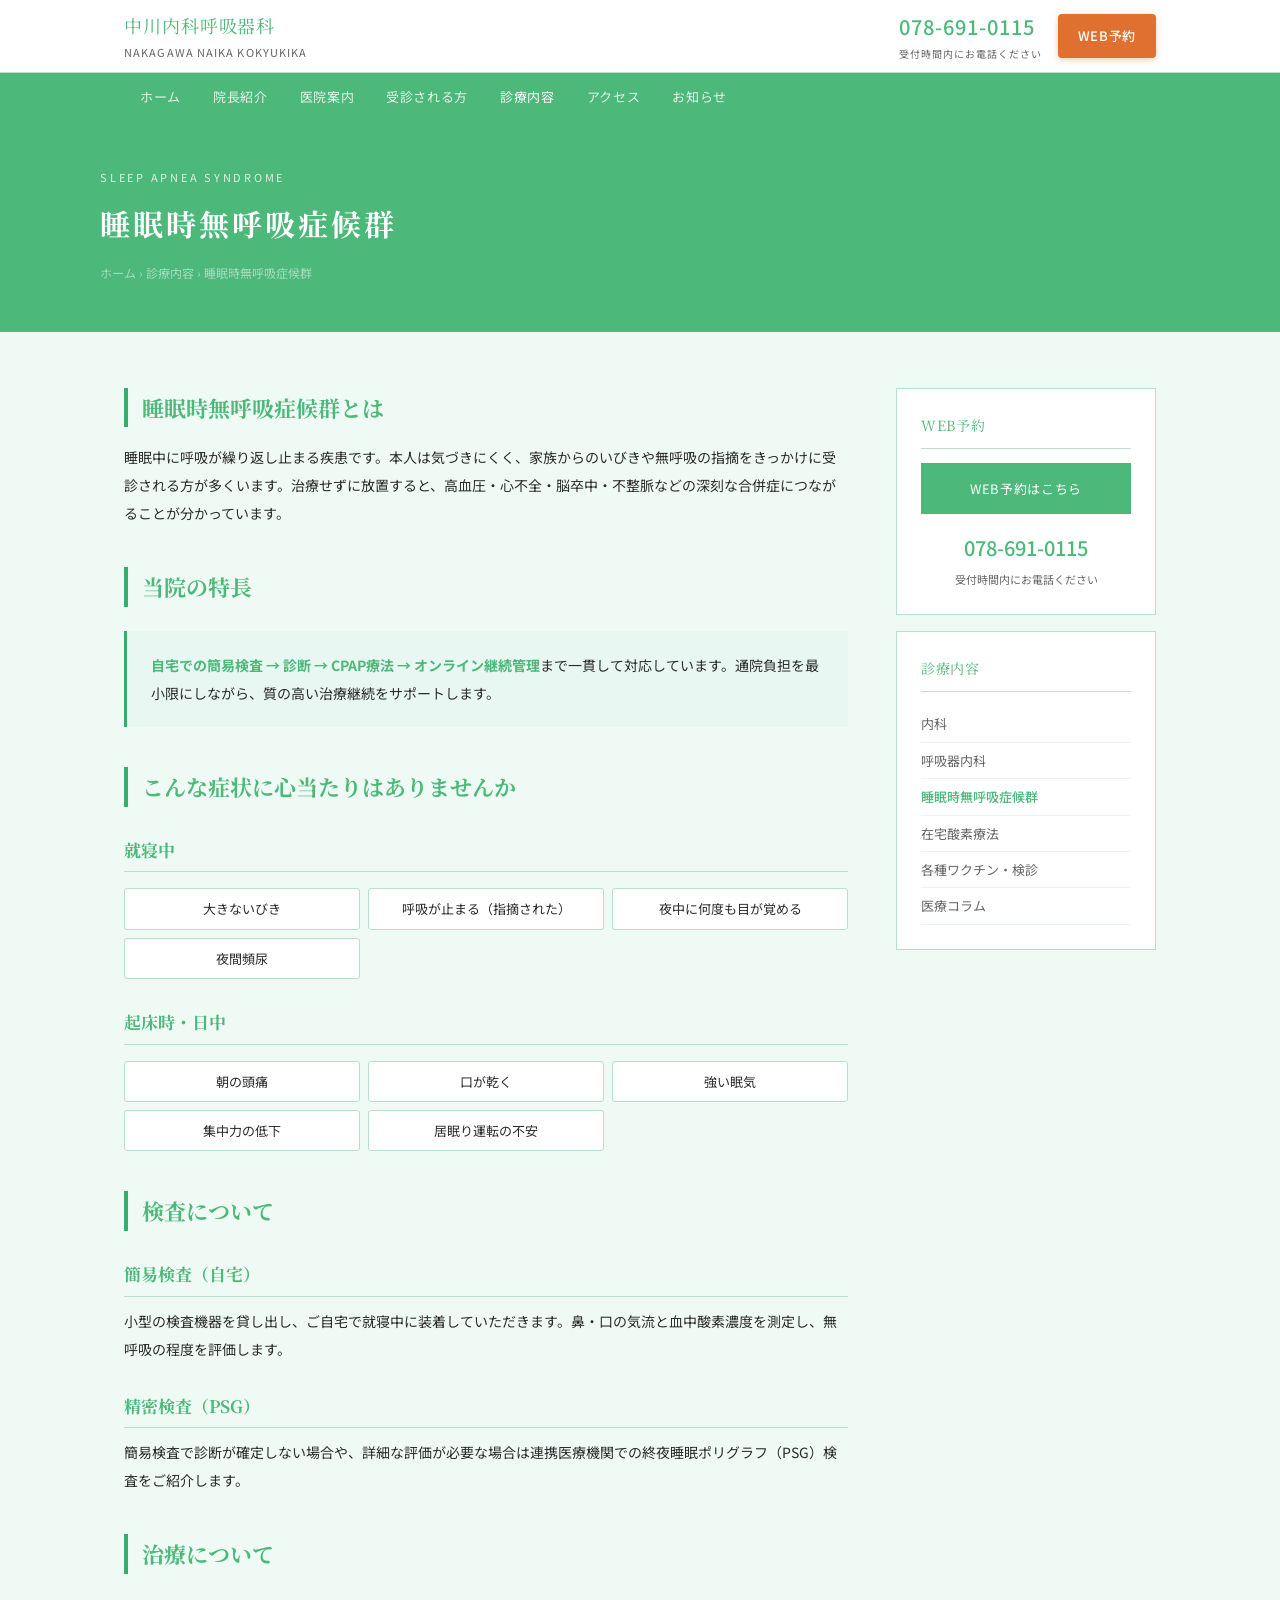
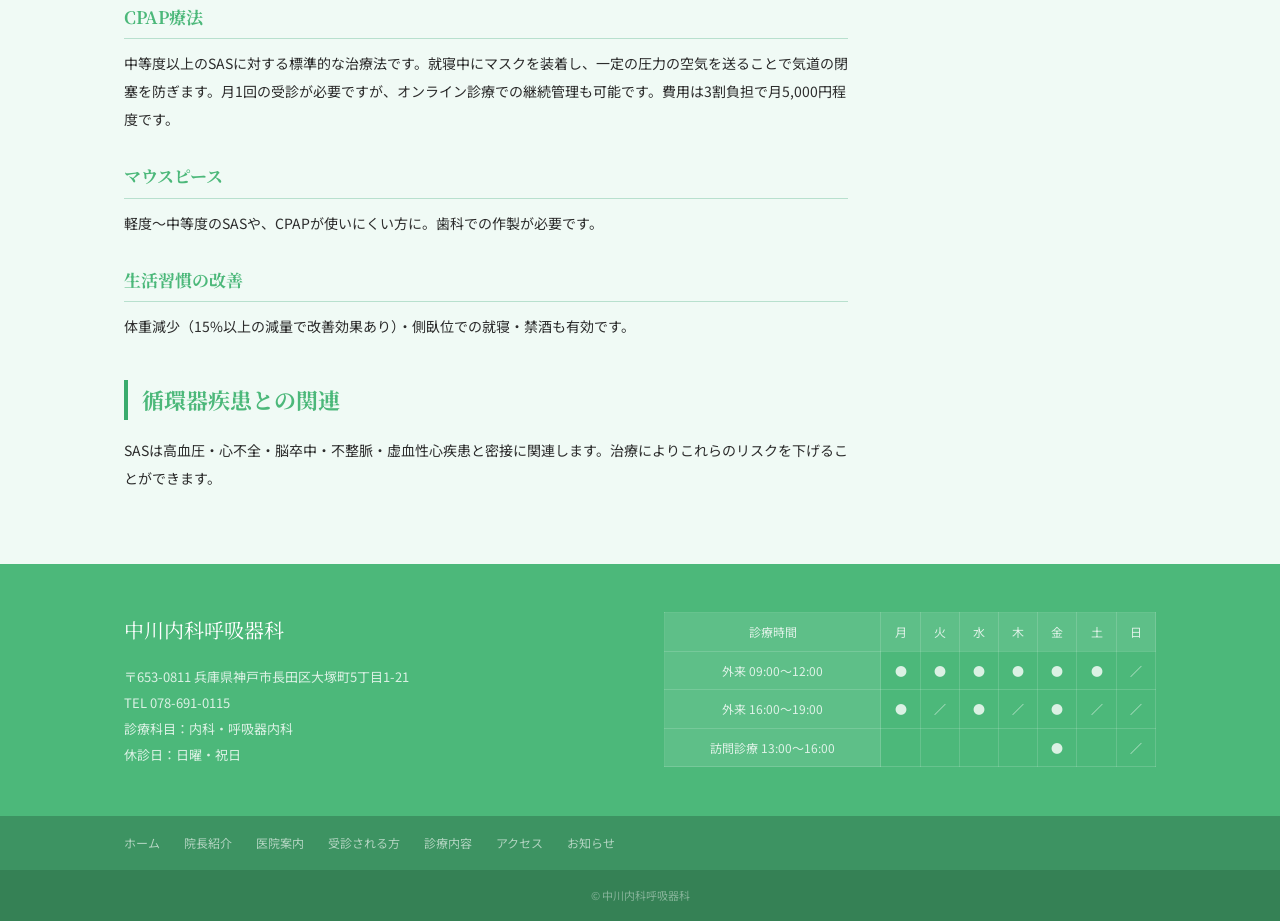
<file: medical/sas/index.html>
<!DOCTYPE html>
<html lang="ja">
<head>
  <meta charset="UTF-8">
  <meta name="viewport" content="width=device-width, initial-scale=1.0">
  <title>睡眠時無呼吸症候群｜中川内科呼吸器科｜神戸市長田区の内科・呼吸器内科</title>
  <meta name="description" content="いびき・日中の眠気でお悩みの方へ。自宅での簡易検査からCPAP療法・オンライン継続管理まで一貫対応します。">
  <link rel="preconnect" href="https://fonts.googleapis.com">
  <link rel="preconnect" href="https://fonts.gstatic.com" crossorigin>
  <link href="https://fonts.googleapis.com/css2?family=Noto+Sans+JP:wght@400;500&family=Noto+Serif+JP:wght@400;600&display=swap" rel="stylesheet">
  <link rel="stylesheet" href="../../css/style-green.css">
</head>
<body>
<header>
  <div class="header-inner">
    <a href="/" class="logo">中川内科呼吸器科<span>NAKAGAWA NAIKA KOKYUKIKA</span></a>
    <div class="header-right">
      <a href="tel:078-691-0115" class="header-tel">078-691-0115<small>受付時間内にお電話ください</small></a>
      <a href="https://qr.digikar-smart.jp/f69b6766-8f9e-40d7-bc56-8c919789ab93/reserve" target="_blank" rel="noopener" class="btn-reserve">WEB予約</a>
    </div>
  </div>
</header>
<nav>
  <div class="nav-inner">
    <a href="/">ホーム</a><a href="/doctor/">院長紹介</a><a href="/clinic/">医院案内</a>
    <a href="/first/">受診される方</a><a href="/medical/" class="active">診療内容</a><a href="/access/">アクセス</a><a href="/news/">お知らせ</a>
  </div>
</nav>
<div class="page-top">
  <div class="page-top-inner">
    <span class="page-top-en">Sleep Apnea Syndrome</span>
    <h1>睡眠時無呼吸症候群</h1>
    <p class="breadcrumb"><a href="/">ホーム</a> &rsaquo; <a href="/medical/">診療内容</a> &rsaquo; 睡眠時無呼吸症候群</p>
  </div>
</div>
<main>
  <div class="layout">
    <div class="content">
      <h2>睡眠時無呼吸症候群とは</h2>
      <p>睡眠中に呼吸が繰り返し止まる疾患です。本人は気づきにくく、家族からのいびきや無呼吸の指摘をきっかけに受診される方が多くいます。治療せずに放置すると、高血圧・心不全・脳卒中・不整脈などの深刻な合併症につながることが分かっています。</p>

      <h2>当院の特長</h2>
      <div class="info-box">
        <strong>自宅での簡易検査 → 診断 → CPAP療法 → オンライン継続管理</strong>まで一貫して対応しています。通院負担を最小限にしながら、質の高い治療継続をサポートします。
      </div>

      <h2>こんな症状に心当たりはありませんか</h2>
      <h3>就寝中</h3>
      <div class="symptom-grid">
        <div class="symptom-tag">大きないびき</div>
        <div class="symptom-tag">呼吸が止まる（指摘された）</div>
        <div class="symptom-tag">夜中に何度も目が覚める</div>
        <div class="symptom-tag">夜間頻尿</div>
      </div>
      <h3>起床時・日中</h3>
      <div class="symptom-grid">
        <div class="symptom-tag">朝の頭痛</div>
        <div class="symptom-tag">口が乾く</div>
        <div class="symptom-tag">強い眠気</div>
        <div class="symptom-tag">集中力の低下</div>
        <div class="symptom-tag">居眠り運転の不安</div>
      </div>

      <h2>検査について</h2>
      <h3>簡易検査（自宅）</h3>
      <p>小型の検査機器を貸し出し、ご自宅で就寝中に装着していただきます。鼻・口の気流と血中酸素濃度を測定し、無呼吸の程度を評価します。</p>
      <h3>精密検査（PSG）</h3>
      <p>簡易検査で診断が確定しない場合や、詳細な評価が必要な場合は連携医療機関での終夜睡眠ポリグラフ（PSG）検査をご紹介します。</p>

      <h2>治療について</h2>
      <h3>CPAP療法</h3>
      <p>中等度以上のSASに対する標準的な治療法です。就寝中にマスクを装着し、一定の圧力の空気を送ることで気道の閉塞を防ぎます。月1回の受診が必要ですが、オンライン診療での継続管理も可能です。費用は3割負担で月5,000円程度です。</p>
      <h3>マウスピース</h3>
      <p>軽度〜中等度のSASや、CPAPが使いにくい方に。歯科での作製が必要です。</p>
      <h3>生活習慣の改善</h3>
      <p>体重減少（15%以上の減量で改善効果あり）・側臥位での就寝・禁酒も有効です。</p>

      <h2>循環器疾患との関連</h2>
      <p>SASは高血圧・心不全・脳卒中・不整脈・虚血性心疾患と密接に関連します。治療によりこれらのリスクを下げることができます。</p>
    </div>
    <aside class="sidebar">
      <div class="sidebar-box">
        <p class="sidebar-box-title">WEB予約</p>
        <a href="https://qr.digikar-smart.jp/f69b6766-8f9e-40d7-bc56-8c919789ab93/reserve" target="_blank" rel="noopener" class="sidebar-reserve">WEB予約はこちら</a>
        <div class="sidebar-tel">
          <a href="tel:078-691-0115">078-691-0115</a>
          <p>受付時間内にお電話ください</p>
        </div>
      </div>
      <div class="sidebar-box">
        <p class="sidebar-box-title">診療内容</p>
        <ul class="sidebar-nav">
          <li><a href="/medical/naika/" >内科</a></li>
          <li><a href="/medical/kokyuki/" >呼吸器内科</a></li>
          <li><a href="/medical/sas/" class="current">睡眠時無呼吸症候群</a></li>
          <li><a href="/medical/hot/" >在宅酸素療法</a></li>
          <li><a href="/medical/vaccine/" >各種ワクチン・検診</a></li>
          <li><a href="/medical/column/">医療コラム</a></li>
        </ul>
      </div>
    </aside>
  </div>
</main><footer>
  <div class="footer-main">
    <div>
      <p class="footer-logo">中川内科呼吸器科</p>
      <div class="footer-info">
        <p>〒653-0811 兵庫県神戸市長田区大塚町5丁目1-21</p>
        <p>TEL <a href="tel:078-691-0115">078-691-0115</a></p>
        <p>診療科目：内科・呼吸器内科</p>
        <p>休診日：日曜・祝日</p>
      </div>
    </div>
    <div>
      <table class="footer-table">
        <tr><th>診療時間</th><th>月</th><th>火</th><th>水</th><th>木</th><th>金</th><th>土</th><th>日</th></tr>
        <tr><th>外来 09:00〜12:00</th><td>●</td><td>●</td><td>●</td><td>●</td><td>●</td><td>●</td><td>／</td></tr>
        <tr><th>外来 16:00〜19:00</th><td>●</td><td>／</td><td>●</td><td>／</td><td>●</td><td>／</td><td>／</td></tr>
        <tr><th>訪問診療 13:00〜16:00</th><td></td><td></td><td></td><td></td><td>●</td><td></td><td>／</td></tr>
      </table>
    </div>
  </div>
  <div class="footer-nav-bar">
    <div class="footer-nav-inner">
      <a href="/">ホーム</a><a href="/doctor/">院長紹介</a><a href="/clinic/">医院案内</a>
      <a href="/first/">受診される方</a><a href="/medical/">診療内容</a><a href="/access/">アクセス</a><a href="/news/">お知らせ</a>
    </div>
  </div>
  <p class="footer-copy">&copy; 中川内科呼吸器科</p>
</footer>
<div class="sp-fixed">
  <div class="sp-fixed-inner">
    <a href="tel:078-691-0115">電話</a>
    <a href="https://qr.digikar-smart.jp/f69b6766-8f9e-40d7-bc56-8c919789ab93/reserve" target="_blank" rel="noopener" class="primary">WEB予約</a>
    <a href="/access/">アクセス</a>
  </div>
</div>
</body>
</html>
</file>
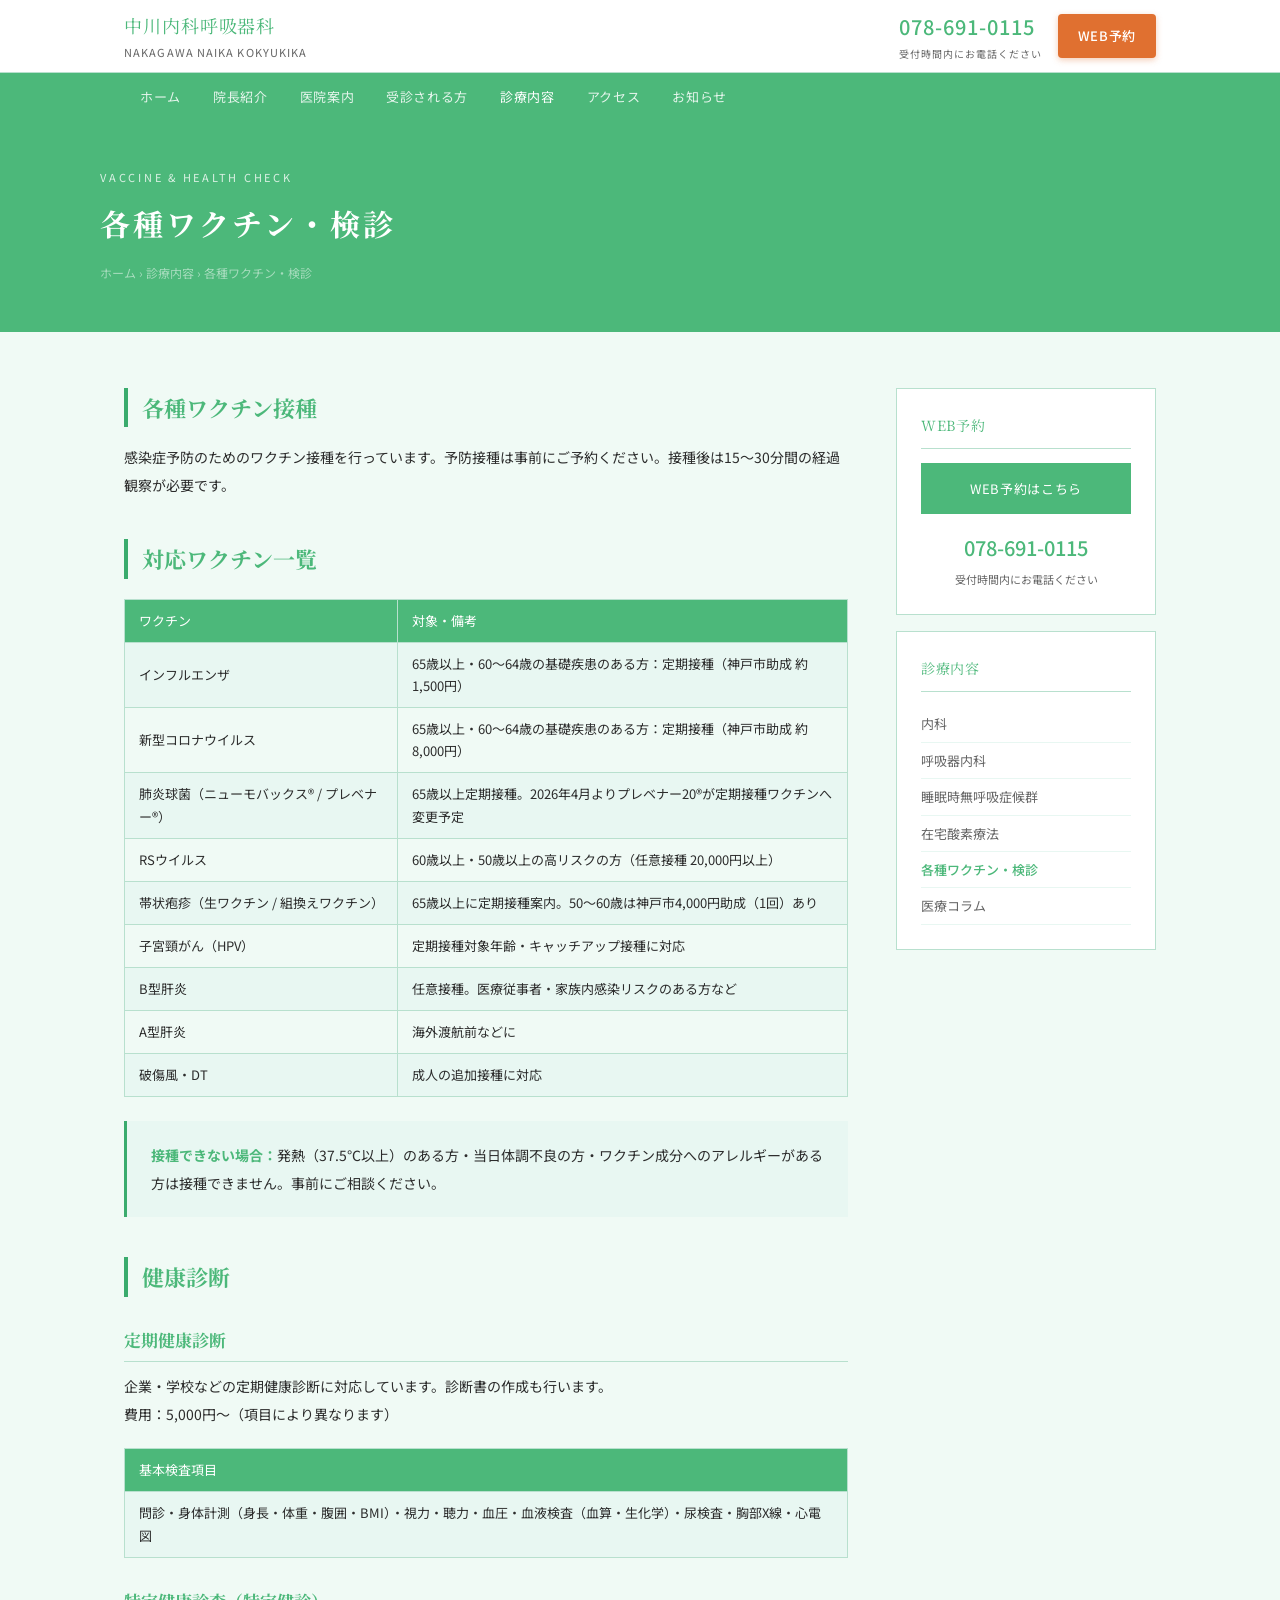
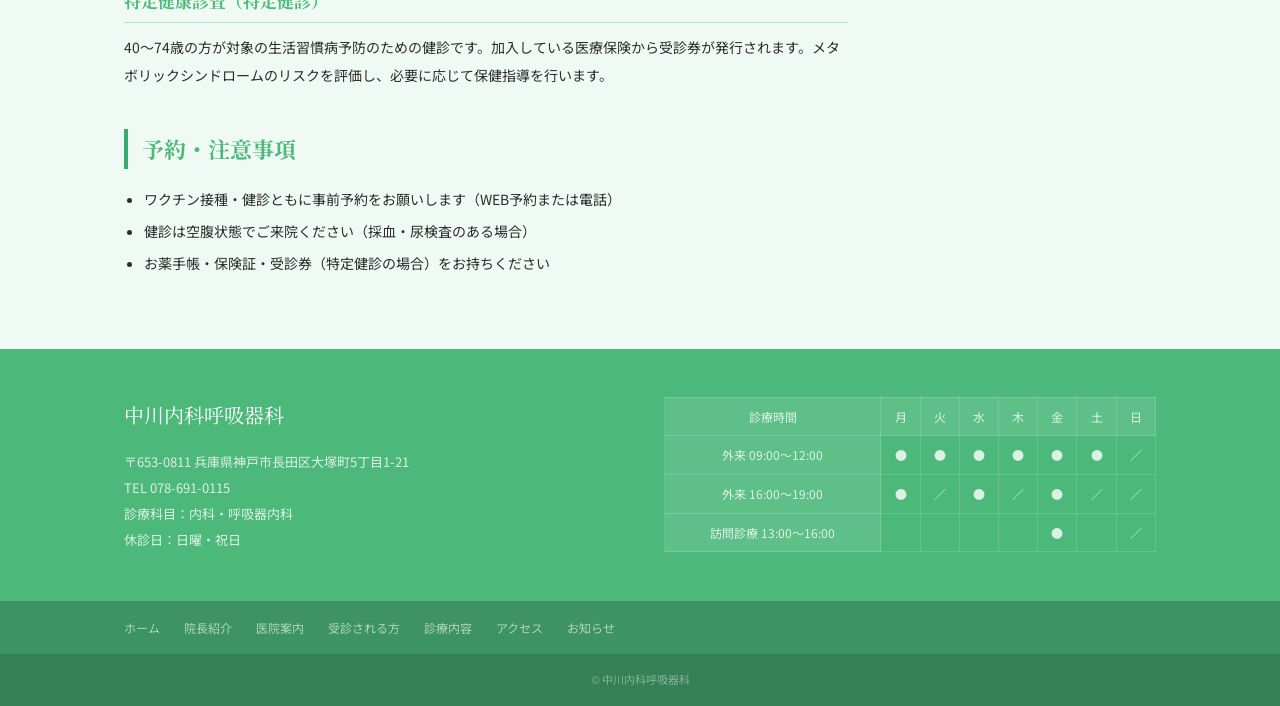
<file: medical/vaccine/index.html>
<!DOCTYPE html>
<html lang="ja">
<head>
  <meta charset="UTF-8">
  <meta name="viewport" content="width=device-width, initial-scale=1.0">
  <title>各種ワクチン・検診｜中川内科呼吸器科｜神戸市長田区の内科・呼吸器内科</title>
  <meta name="description" content="インフルエンザ・肺炎球菌・帯状疱疹・RSウイルスなどワクチン接種、定期健診・特定健診に対応しています。">
  <link rel="preconnect" href="https://fonts.googleapis.com">
  <link rel="preconnect" href="https://fonts.gstatic.com" crossorigin>
  <link href="https://fonts.googleapis.com/css2?family=Noto+Sans+JP:wght@400;500&family=Noto+Serif+JP:wght@400;600&display=swap" rel="stylesheet">
  <link rel="stylesheet" href="../../css/style-green.css">
</head>
<body>
<header>
  <div class="header-inner">
    <a href="/" class="logo">中川内科呼吸器科<span>NAKAGAWA NAIKA KOKYUKIKA</span></a>
    <div class="header-right">
      <a href="tel:078-691-0115" class="header-tel">078-691-0115<small>受付時間内にお電話ください</small></a>
      <a href="https://qr.digikar-smart.jp/f69b6766-8f9e-40d7-bc56-8c919789ab93/reserve" target="_blank" rel="noopener" class="btn-reserve">WEB予約</a>
    </div>
  </div>
</header>
<nav>
  <div class="nav-inner">
    <a href="/">ホーム</a><a href="/doctor/">院長紹介</a><a href="/clinic/">医院案内</a>
    <a href="/first/">受診される方</a><a href="/medical/" class="active">診療内容</a><a href="/access/">アクセス</a><a href="/news/">お知らせ</a>
  </div>
</nav>
<div class="page-top">
  <div class="page-top-inner">
    <span class="page-top-en">Vaccine & Health Check</span>
    <h1>各種ワクチン・検診</h1>
    <p class="breadcrumb"><a href="/">ホーム</a> &rsaquo; <a href="/medical/">診療内容</a> &rsaquo; 各種ワクチン・検診</p>
  </div>
</div>
<main>
  <div class="layout">
    <div class="content">
      <h2>各種ワクチン接種</h2>
      <p>感染症予防のためのワクチン接種を行っています。予防接種は事前にご予約ください。接種後は15〜30分間の経過観察が必要です。</p>

      <h2>対応ワクチン一覧</h2>
      <table>
        <tr><th>ワクチン</th><th>対象・備考</th></tr>
        <tr><td>インフルエンザ</td><td>65歳以上・60〜64歳の基礎疾患のある方：定期接種（神戸市助成 約1,500円）</td></tr>
        <tr><td>新型コロナウイルス</td><td>65歳以上・60〜64歳の基礎疾患のある方：定期接種（神戸市助成 約8,000円）</td></tr>
        <tr><td>肺炎球菌（ニューモバックス® / プレベナー®）</td><td>65歳以上定期接種。2026年4月よりプレベナー20®が定期接種ワクチンへ変更予定</td></tr>
        <tr><td>RSウイルス</td><td>60歳以上・50歳以上の高リスクの方（任意接種 20,000円以上）</td></tr>
        <tr><td>帯状疱疹（生ワクチン / 組換えワクチン）</td><td>65歳以上に定期接種案内。50〜60歳は神戸市4,000円助成（1回）あり</td></tr>
        <tr><td>子宮頸がん（HPV）</td><td>定期接種対象年齢・キャッチアップ接種に対応</td></tr>
        <tr><td>B型肝炎</td><td>任意接種。医療従事者・家族内感染リスクのある方など</td></tr>
        <tr><td>A型肝炎</td><td>海外渡航前などに</td></tr>
        <tr><td>破傷風・DT</td><td>成人の追加接種に対応</td></tr>
      </table>

      <div class="info-box">
        <strong>接種できない場合：</strong>発熱（37.5℃以上）のある方・当日体調不良の方・ワクチン成分へのアレルギーがある方は接種できません。事前にご相談ください。
      </div>

      <h2>健康診断</h2>
      <h3>定期健康診断</h3>
      <p>企業・学校などの定期健康診断に対応しています。診断書の作成も行います。<br>費用：5,000円〜（項目により異なります）</p>
      <table>
        <tr><th>基本検査項目</th></tr>
        <tr><td>問診・身体計測（身長・体重・腹囲・BMI）・視力・聴力・血圧・血液検査（血算・生化学）・尿検査・胸部X線・心電図</td></tr>
      </table>

      <h3>特定健康診査（特定健診）</h3>
      <p>40〜74歳の方が対象の生活習慣病予防のための健診です。加入している医療保険から受診券が発行されます。メタボリックシンドロームのリスクを評価し、必要に応じて保健指導を行います。</p>

      <h2>予約・注意事項</h2>
      <ul>
        <li>ワクチン接種・健診ともに事前予約をお願いします（WEB予約または電話）</li>
        <li>健診は空腹状態でご来院ください（採血・尿検査のある場合）</li>
        <li>お薬手帳・保険証・受診券（特定健診の場合）をお持ちください</li>
      </ul>
    </div>
    <aside class="sidebar">
      <div class="sidebar-box">
        <p class="sidebar-box-title">WEB予約</p>
        <a href="https://qr.digikar-smart.jp/f69b6766-8f9e-40d7-bc56-8c919789ab93/reserve" target="_blank" rel="noopener" class="sidebar-reserve">WEB予約はこちら</a>
        <div class="sidebar-tel">
          <a href="tel:078-691-0115">078-691-0115</a>
          <p>受付時間内にお電話ください</p>
        </div>
      </div>
      <div class="sidebar-box">
        <p class="sidebar-box-title">診療内容</p>
        <ul class="sidebar-nav">
          <li><a href="/medical/naika/" >内科</a></li>
          <li><a href="/medical/kokyuki/" >呼吸器内科</a></li>
          <li><a href="/medical/sas/" >睡眠時無呼吸症候群</a></li>
          <li><a href="/medical/hot/" >在宅酸素療法</a></li>
          <li><a href="/medical/vaccine/" class="current">各種ワクチン・検診</a></li>
          <li><a href="/medical/column/">医療コラム</a></li>
        </ul>
      </div>
    </aside>
  </div>
</main><footer>
  <div class="footer-main">
    <div>
      <p class="footer-logo">中川内科呼吸器科</p>
      <div class="footer-info">
        <p>〒653-0811 兵庫県神戸市長田区大塚町5丁目1-21</p>
        <p>TEL <a href="tel:078-691-0115">078-691-0115</a></p>
        <p>診療科目：内科・呼吸器内科</p>
        <p>休診日：日曜・祝日</p>
      </div>
    </div>
    <div>
      <table class="footer-table">
        <tr><th>診療時間</th><th>月</th><th>火</th><th>水</th><th>木</th><th>金</th><th>土</th><th>日</th></tr>
        <tr><th>外来 09:00〜12:00</th><td>●</td><td>●</td><td>●</td><td>●</td><td>●</td><td>●</td><td>／</td></tr>
        <tr><th>外来 16:00〜19:00</th><td>●</td><td>／</td><td>●</td><td>／</td><td>●</td><td>／</td><td>／</td></tr>
        <tr><th>訪問診療 13:00〜16:00</th><td></td><td></td><td></td><td></td><td>●</td><td></td><td>／</td></tr>
      </table>
    </div>
  </div>
  <div class="footer-nav-bar">
    <div class="footer-nav-inner">
      <a href="/">ホーム</a><a href="/doctor/">院長紹介</a><a href="/clinic/">医院案内</a>
      <a href="/first/">受診される方</a><a href="/medical/">診療内容</a><a href="/access/">アクセス</a><a href="/news/">お知らせ</a>
    </div>
  </div>
  <p class="footer-copy">&copy; 中川内科呼吸器科</p>
</footer>
<div class="sp-fixed">
  <div class="sp-fixed-inner">
    <a href="tel:078-691-0115">電話</a>
    <a href="https://qr.digikar-smart.jp/f69b6766-8f9e-40d7-bc56-8c919789ab93/reserve" target="_blank" rel="noopener" class="primary">WEB予約</a>
    <a href="/access/">アクセス</a>
  </div>
</div>
</body>
</html>
</file>
<file: css/style-green.css>
/* ============================================================
   中川内科呼吸器科 - グリーンテーマ
   ============================================================ */

/* --- カラー変数（ここを変えるだけでテーマ切替） --- */
:root {
  --primary:       #4cb87a;   /* メインカラー（グリーン） */
  --primary-light: #3aab6d;   /* ホバー時（濃いグリーン） */
  --accent:        #3aab6d;   /* アクセント（濃いグリーン） */
  --text:          #2c2c2c;
  --text-muted:    #666;
  --bg:            #f0faf5;
  --bg-section:    #e8f7f2;
  --border:        #b8e0ce;
  --white:         #ffffff;
  --serif: 'Noto Serif JP', serif;
  --sans:  'Noto Sans JP', sans-serif;
  --max:   1080px;
}

/* ============================================================
   リセット・ベース
   ============================================================ */
*, *::before, *::after { box-sizing: border-box; margin: 0; padding: 0; }
html { scroll-behavior: smooth; }
body {
  font-family: var(--sans);
  color: var(--text);
  background: var(--bg);
  font-size: 15px;
  line-height: 1.8;
}

/* リンクの基本スタイル（下線なし・テーマカラー、ホバーで下線） */
a {
  color: var(--primary);
  text-decoration: none;
}
a:hover { text-decoration: underline; }

/* ============================================================
   ヘッダー
   ============================================================ */
header {
  background: var(--white);
  border-bottom: 1px solid var(--border);
  position: sticky;
  top: 0;
  z-index: 100;
}
.header-inner {
  max-width: var(--max);
  margin: 0 auto;
  padding: 0 24px;
  height: 72px;
  display: flex;
  align-items: center;
  justify-content: space-between;
}
.logo {
  font-family: var(--serif);
  font-size: 18px;
  color: var(--primary);
  text-decoration: none;
  letter-spacing: 0.05em;
}
.logo span {
  display: block;
  font-size: 11px;
  color: var(--text-muted);
  font-family: var(--sans);
  letter-spacing: 0.1em;
  margin-top: 2px;
}
.header-right { display: flex; align-items: center; gap: 16px; }
.header-tel {
  font-size: 20px;
  font-weight: 500;
  color: var(--primary);
  letter-spacing: 0.05em;
  text-decoration: none;
}
.header-tel small {
  display: block;
  font-size: 10px;
  color: var(--text-muted);
  font-weight: 400;
  text-align: center;
}
.btn-reserve {
  background: #e07030;
  color: var(--white);
  padding: 10px 20px;
  border-radius: 4px;
  text-decoration: none;
  font-size: 13px;
  font-weight: 500;
  letter-spacing: 0.05em;
  transition: background 0.2s;
  white-space: nowrap;
  box-shadow: 0 2px 6px rgba(224,112,48,0.35);
}
.btn-reserve:hover { background: #c45e22; text-decoration: none; }

/* ============================================================
   ナビゲーション
   ============================================================ */
nav { background: var(--primary); }
.nav-inner {
  max-width: var(--max);
  margin: 0 auto;
  padding: 0 24px;
  display: flex;
}
nav a {
  color: rgba(255,255,255,0.85);
  text-decoration: none;
  font-size: 13px;
  padding: 12px 16px;
  display: block;
  letter-spacing: 0.05em;
  transition: color 0.2s;
}
nav a:hover, nav a.active { color: #fff; }

/* ============================================================
   ページヒーロー
   ============================================================ */
.page-top {
  background: var(--primary);
  padding: 48px 24px;
  position: relative;
  overflow: hidden;
}
.page-top::after {
  content: '';
  position: absolute;
  right: 0; top: 0; bottom: 0;
  width: 40%;
  background: url('https://hasegawaiin.jp/wp/wp-content/uploads/2025/02/inner.jpg') center/cover;
  opacity: 0.15;
}
.page-top-inner {
  max-width: var(--max);
  margin: 0 auto;
  position: relative;
  z-index: 1;
}
.page-top-en {
  font-size: 11px;
  color: rgba(255,255,255,0.8);
  letter-spacing: 0.25em;
  text-transform: uppercase;
  margin-bottom: 8px;
  display: block;
}
.page-top h1 {
  font-family: var(--serif);
  font-size: 30px;
  color: var(--white);
  letter-spacing: 0.1em;
}
.breadcrumb {
  font-size: 12px;
  color: rgba(255,255,255,0.5);
  margin-top: 12px;
}
.breadcrumb a { color: rgba(255,255,255,0.5); text-decoration: none; }

/* ============================================================
   本文レイアウト（サイドバー付き）
   ============================================================ */
.layout {
  max-width: var(--max);
  margin: 0 auto;
  padding: 56px 24px;
  display: grid;
  grid-template-columns: 1fr 260px;
  gap: 48px;
  align-items: start;
}

/* ============================================================
   コンテンツエリア
   ============================================================ */
.content h2 {
  font-family: var(--serif);
  font-size: 22px;
  color: var(--primary);
  border-left: 4px solid var(--accent);
  padding-left: 14px;
  margin: 40px 0 16px;
}
.content h2:first-child { margin-top: 0; }
.content h3 {
  font-family: var(--serif);
  font-size: 17px;
  color: var(--primary);
  margin: 28px 0 10px;
  padding-bottom: 6px;
  border-bottom: 1px solid var(--border);
}
.content h4 {
  font-size: 14px;
  font-weight: 500;
  color: var(--primary);
  margin: 20px 0 8px;
}
.content p { margin-bottom: 16px; font-size: 14px; line-height: 2; }
.content ul { padding-left: 20px; margin-bottom: 16px; }
.content ul li { font-size: 14px; line-height: 2; margin-bottom: 4px; }
.content img { max-width: 100%; height: auto; display: block; margin: 24px auto; border-radius: 2px; }
.content a { color: var(--primary); }

.content table { width: 100%; border-collapse: collapse; font-size: 13px; margin: 20px 0; }
.content table th,
.content table td { border: 1px solid var(--border); padding: 10px 14px; text-align: left; line-height: 1.7; }
.content table th { background: var(--primary); color: var(--white); font-weight: 400; }
.content table tr:nth-child(even) td { background: var(--bg-section); }

.info-box {
  background: var(--bg-section);
  border-left: 3px solid var(--accent);
  padding: 20px 24px;
  margin: 24px 0;
  font-size: 14px;
  line-height: 2;
}
.info-box strong { color: var(--primary); }

/* 症状タググリッド */
.symptom-grid {
  display: grid;
  grid-template-columns: repeat(3, 1fr);
  gap: 8px;
  margin: 16px 0;
}
.symptom-tag {
  background: var(--white);
  border: 1px solid var(--border);
  padding: 8px 12px;
  font-size: 13px;
  color: var(--text);
  border-radius: 3px;
  text-align: center;
}

/* ステップリスト */
.step-item {
  display: flex;
  gap: 16px;
  margin-bottom: 16px;
  align-items: flex-start;
}
.step-num {
  background: var(--primary);
  color: var(--white);
  width: 32px; height: 32px;
  border-radius: 50%;
  display: flex;
  align-items: center;
  justify-content: center;
  font-size: 13px;
  flex-shrink: 0;
}
.step-text { font-size: 14px; line-height: 2; flex: 1; }
.step-text strong { display: block; color: var(--primary); margin-bottom: 2px; }

/* ============================================================
   診療内容トップページ専用
   ============================================================ */
.main-inner {
  max-width: var(--max);
  margin: 0 auto;
  padding: 64px 24px;
}
.section-label {
  font-size: 11px;
  color: var(--accent);
  letter-spacing: 0.2em;
  text-transform: uppercase;
  margin-bottom: 8px;
  display: block;
}
.section-title {
  font-family: var(--serif);
  font-size: 26px;
  color: var(--primary);
  letter-spacing: 0.08em;
  margin-bottom: 6px;
}
.section-divider { width: 40px; height: 2px; background: var(--accent); margin: 12px 0 40px; }
.section-lead {
  font-size: 14px;
  color: var(--text-muted);
  margin-bottom: 40px;
  line-height: 2;
  max-width: 720px;
}

.primary-grid {
  display: grid;
  grid-template-columns: repeat(3, 1fr);
  gap: 24px;
  margin-bottom: 64px;
}
.primary-card {
  background: var(--white);
  border: 1px solid var(--border);
  text-decoration: none;
  color: var(--text);
  display: block;
  transition: box-shadow 0.2s, transform 0.2s;
}
.primary-card:hover { box-shadow: 0 4px 20px rgba(0,0,0,0.1); transform: translateY(-2px); }
.primary-card img { width: 100%; aspect-ratio: 4/3; object-fit: cover; display: block; }
.primary-card-body { padding: 20px; }
.primary-card-en {
  font-size: 10px;
  color: var(--accent);
  letter-spacing: 0.2em;
  text-transform: uppercase;
  display: block;
  margin-bottom: 6px;
}
.primary-card h2 {
  font-family: var(--serif);
  font-size: 18px;
  color: var(--primary);
  margin-bottom: 10px;
  border: none;
  padding: 0;
}
.primary-card p { font-size: 13px; color: var(--text-muted); line-height: 1.8; margin: 0; }
.card-more {
  display: inline-block;
  margin-top: 14px;
  font-size: 12px;
  color: var(--primary);
  border-bottom: 1px solid var(--primary);
  padding-bottom: 2px;
}

.column-banner {
  background: var(--primary);
  padding: 40px 48px;
  margin-top: 64px;
  display: flex;
  align-items: center;
  justify-content: space-between;
  gap: 32px;
  text-decoration: none;
  transition: opacity 0.2s;
}
.column-banner:hover { opacity: 0.9; }
.column-banner-text span {
  font-size: 11px;
  color: var(--accent);
  letter-spacing: 0.2em;
  text-transform: uppercase;
  display: block;
  margin-bottom: 8px;
}
.column-banner-text h2 {
  font-family: var(--serif);
  font-size: 22px;
  color: var(--white);
  margin-bottom: 10px;
  border: none;
  padding: 0;
}
.column-banner-text p { font-size: 13px; color: rgba(255,255,255,0.7); line-height: 1.9; margin: 0; }
.column-banner-btn {
  background: var(--accent);
  color: var(--white);
  padding: 12px 28px;
  font-size: 13px;
  white-space: nowrap;
  font-weight: 500;
}

/* ============================================================
   サイドバー
   ============================================================ */
.sidebar { position: sticky; top: 88px; }
.sidebar-box {
  background: var(--white);
  border: 1px solid var(--border);
  padding: 24px;
  margin-bottom: 16px;
}
.sidebar-box-title {
  font-family: var(--serif);
  font-size: 14px;
  color: var(--primary);
  border-bottom: 1px solid var(--border);
  padding-bottom: 10px;
  margin-bottom: 14px;
  letter-spacing: 0.05em;
}
.sidebar-nav { list-style: none; }
.sidebar-nav li a {
  display: block;
  font-size: 13px;
  color: var(--text-muted);
  text-decoration: none;
  padding: 6px 0;
  border-bottom: 1px solid var(--bg-section);
  transition: color 0.2s;
}
.sidebar-nav li a:hover { color: var(--primary); }
.sidebar-nav li a.current { color: var(--primary); font-weight: 500; }
.sidebar-reserve {
  background: var(--primary);
  color: var(--white);
  display: block;
  text-align: center;
  padding: 14px;
  text-decoration: none;
  font-size: 13px;
  letter-spacing: 0.05em;
  transition: background 0.2s;
}
.sidebar-reserve:hover { background: var(--primary-light); }
.sidebar-tel { text-align: center; padding: 16px 0 0; }
.sidebar-tel a { font-size: 20px; font-weight: 500; color: var(--primary); text-decoration: none; }
.sidebar-tel p { font-size: 11px; color: var(--text-muted); margin-top: 4px; }

/* ============================================================
   コラムページ専用
   ============================================================ */
.column-toc {
  background: var(--bg-section);
  border: 1px solid var(--border);
  padding: 24px 28px;
  margin-bottom: 48px;
}
.column-toc h2 {
  font-family: var(--serif);
  font-size: 16px;
  color: var(--primary);
  margin-bottom: 14px;
  border: none;
  padding: 0;
}
.column-toc ol { padding-left: 20px; }
.column-toc li { font-size: 13px; margin-bottom: 6px; line-height: 1.6; }
.column-toc a { color: var(--primary); text-decoration: none; }
.column-toc a:hover { text-decoration: underline; }

.column-article {
  border-bottom: 1px solid var(--border);
  padding-bottom: 48px;
  margin-bottom: 48px;
}
.column-article:last-child { border-bottom: none; }
.column-article-date {
  font-size: 11px;
  color: var(--accent);
  letter-spacing: 0.1em;
  margin-bottom: 6px;
  display: block;
}
.column-article h2 {
  font-family: var(--serif);
  font-size: 22px;
  color: var(--primary);
  border-left: 4px solid var(--accent);
  padding-left: 14px;
  margin: 0 0 20px;
}
.column-article h3 {
  font-family: var(--serif);
  font-size: 17px;
  color: var(--primary);
  margin: 24px 0 10px;
  padding-bottom: 6px;
  border-bottom: 1px solid var(--border);
}
.column-article p { font-size: 14px; line-height: 2; margin-bottom: 14px; }
.column-article table { width: 100%; border-collapse: collapse; font-size: 13px; margin: 16px 0; }
.column-article table th,
.column-article table td { border: 1px solid var(--border); padding: 10px 14px; text-align: left; line-height: 1.7; }
.column-article table th { background: var(--primary); color: var(--white); font-weight: 400; }
.column-article table tr:nth-child(even) td { background: var(--bg-section); }
.column-article .info-box {
  background: var(--bg-section);
  border-left: 3px solid var(--accent);
  padding: 16px 20px;
  margin: 16px 0;
  font-size: 13px;
  line-height: 2;
}
.column-article ul { padding-left: 20px; margin-bottom: 14px; }
.column-article ul li { font-size: 14px; line-height: 2; }
.video-note {
  background: var(--white);
  border: 1px solid var(--border);
  padding: 16px 20px;
  margin: 16px 0;
  font-size: 13px;
  line-height: 2;
}
.video-note a { color: var(--primary); }

/* ============================================================
   フッター
   ============================================================ */
footer { background: var(--primary); color: rgba(255,255,255,0.8); }
.footer-main {
  max-width: var(--max);
  margin: 0 auto;
  padding: 48px 24px;
  display: grid;
  grid-template-columns: 1fr 1fr;
  gap: 48px;
}
.footer-logo {
  font-family: var(--serif);
  font-size: 20px;
  color: var(--white);
  margin-bottom: 16px;
}
.footer-info { font-size: 13px; line-height: 2; }
.footer-info a { color: rgba(255,255,255,0.8); text-decoration: none; }
.footer-table { width: 100%; border-collapse: collapse; font-size: 12px; }
.footer-table th,
.footer-table td { padding: 8px 6px; text-align: center; border: 1px solid rgba(255,255,255,0.15); }
.footer-table th { background: rgba(255,255,255,0.1); font-weight: 400; }
.footer-nav-bar { background: rgba(0,0,0,0.2); }
.footer-nav-inner {
  max-width: var(--max);
  margin: 0 auto;
  padding: 16px 24px;
  display: flex;
  gap: 24px;
  flex-wrap: wrap;
}
.footer-nav-inner a { color: rgba(255,255,255,0.6); font-size: 12px; text-decoration: none; }
.footer-copy {
  text-align: center;
  padding: 16px;
  font-size: 11px;
  color: rgba(255,255,255,0.4);
  background: rgba(0,0,0,0.3);
}

/* ============================================================
   SP固定フッターボタン
   ============================================================ */
.sp-fixed {
  display: none;
  position: fixed;
  bottom: 0; left: 0; right: 0;
  z-index: 200;
  background: var(--primary);
  padding: 8px 16px;
}
.sp-fixed-inner { display: flex; gap: 8px; }
.sp-fixed a {
  flex: 1;
  text-align: center;
  padding: 10px 4px;
  color: var(--white);
  text-decoration: none;
  font-size: 12px;
  border: 1px solid rgba(255,255,255,0.2);
  border-radius: 3px;
}
.sp-fixed a.primary { background: #e07030; border-color: #e07030; }

/* ============================================================
   共通セクション枠（トップページ・各下層ページ用）
   ============================================================ */
.nk-section-inner {
  max-width: var(--max);
  margin: 0 auto;
  padding: 64px 24px;
}
.nk-section-title-en {
  font-size: 11px;
  color: var(--accent);
  letter-spacing: 0.2em;
  text-transform: uppercase;
  margin-bottom: 8px;
  display: block;
}
.nk-btn-more {
  display: inline-block;
  margin-top: 24px;
  font-size: 13px;
  color: var(--primary);
  border-bottom: 1px solid var(--primary);
  padding-bottom: 3px;
  letter-spacing: 0.05em;
}
.nk-news-section, .nk-feature-section, .nk-affiliations-section { background: var(--bg-section); }

/* ============================================================
   トップページ：ヒーロー
   ============================================================ */
.nk-top {
  position: relative;
  min-height: 460px;
  display: flex;
  align-items: center;
  overflow: hidden;
}
.nk-top-bg {
  position: absolute;
  inset: 0;
  background: linear-gradient(135deg, var(--primary) 0%, var(--primary-light) 100%);
}
.nk-top-inner {
  position: relative;
  z-index: 1;
  max-width: var(--max);
  margin: 0 auto;
  padding: 80px 24px;
  width: 100%;
}
.nk-top-catch {
  font-family: var(--serif);
  font-size: 26px;
  line-height: 1.8;
  color: var(--white);
  letter-spacing: 0.05em;
}
.nk-top-catch span {
  display: block;
  margin-top: 16px;
  font-family: var(--sans);
  font-size: 13px;
  letter-spacing: 0.15em;
  color: rgba(255,255,255,0.75);
}
.nk-top-badges {
  display: flex;
  flex-wrap: wrap;
  gap: 10px;
  margin-top: 32px;
}
.nk-top-badge {
  background: rgba(255,255,255,0.15);
  border: 1px solid rgba(255,255,255,0.4);
  color: var(--white);
  font-size: 12px;
  letter-spacing: 0.05em;
  padding: 8px 18px;
  border-radius: 999px;
}

/* ============================================================
   トップページ：お知らせ
   ============================================================ */
.nk-news-list { list-style: none; border-top: 1px solid var(--border); margin-bottom: 8px; }
.nk-news-list .nk-news-item {
  display: flex;
  align-items: center;
  gap: 20px;
  padding: 18px 4px;
  border-bottom: 1px solid var(--border);
  font-size: 14px;
}
.nk-news-list .nk-news-date { min-width: 90px; }
.nk-news-list .nk-news-title { flex: 1; color: var(--text); }
.nk-news-list .nk-news-title:hover { color: var(--primary); text-decoration: underline; }
.nk-news-date { font-size: 12px; color: var(--text-muted); letter-spacing: 0.05em; }
.nk-news-cate {
  display: inline-block;
  background: var(--white);
  color: var(--primary);
  font-size: 11px;
  padding: 4px 12px;
  border-radius: 3px;
  letter-spacing: 0.05em;
  white-space: nowrap;
}

/* ============================================================
   トップページ：診療時間・アクセス
   ============================================================ */
.nk-hours-grid {
  display: grid;
  grid-template-columns: 1fr 1fr;
  gap: 40px;
  align-items: start;
}
.nk-hours-table { width: 100%; border-collapse: collapse; font-size: 13px; }
.nk-hours-table th, .nk-hours-table td { border: 1px solid var(--border); padding: 10px; text-align: center; }
.nk-hours-table th { background: var(--primary); color: var(--white); font-weight: 400; }
.nk-hours-table tr:nth-child(even) td { background: var(--white); }
.nk-hours-table .closed { color: #aaa; }
.nk-hours-note { margin-top: 16px; font-size: 13px; line-height: 2; color: var(--text-muted); }
.nk-map-wrap { position: relative; }
.nk-map-wrap iframe { width: 100%; height: 280px; border: 0; display: block; }
.nk-access-list { list-style: none; margin-top: 16px; }
.nk-access-list li {
  font-size: 13px;
  line-height: 2;
  color: var(--text);
  padding-left: 18px;
  position: relative;
}
.nk-access-list li::before {
  content: '▶';
  position: absolute;
  left: 0;
  font-size: 9px;
  color: var(--accent);
  top: 7px;
}

/* ============================================================
   トップページ：院長挨拶
   ============================================================ */
.nk-greeting-flex {
  display: grid;
  grid-template-columns: 300px 1fr;
  gap: 48px;
  align-items: center;
}
.nk-greeting-img img {
  width: 100%;
  aspect-ratio: 3/4;
  object-fit: cover;
  border-radius: 2px;
  display: block;
}
.nk-greeting-catch {
  font-family: var(--serif);
  font-size: 19px;
  color: var(--primary);
  margin-bottom: 16px;
  line-height: 1.7;
}
.nk-greeting-text p { font-size: 14px; line-height: 2; margin-bottom: 14px; color: var(--text); }
.nk-greeting-name { font-size: 13px; color: var(--text-muted); margin-top: 8px; }
.nk-greeting-name strong {
  display: block;
  font-family: var(--serif);
  font-size: 18px;
  color: var(--primary);
  margin-top: 4px;
}

/* ============================================================
   トップページ：当院の特徴
   ============================================================ */
.nk-feature-grid { display: grid; grid-template-columns: repeat(3, 1fr); gap: 24px; }
.nk-feature-card { background: var(--white); border: 1px solid var(--border); }
.nk-feature-card img { width: 100%; aspect-ratio: 4/3; object-fit: cover; display: block; }
.nk-feature-card-body { padding: 24px; }
.nk-feature-num {
  font-size: 11px;
  color: var(--accent);
  letter-spacing: 0.15em;
  text-transform: uppercase;
  margin-bottom: 8px;
  display: block;
}
.nk-feature-card-body h3 { font-family: var(--serif); font-size: 17px; color: var(--primary); margin-bottom: 10px; }
.nk-feature-card-body p { font-size: 13px; line-height: 1.9; color: var(--text-muted); margin: 0; }

/* ============================================================
   トップページ：診療案内
   ============================================================ */
.nk-medical-grid { display: grid; grid-template-columns: repeat(4, 1fr); gap: 16px; }
.nk-medical-card {
  background: var(--white);
  border: 1px solid var(--border);
  text-align: center;
  padding: 28px 16px;
  text-decoration: none;
  color: var(--text);
  transition: box-shadow 0.2s, transform 0.2s;
  display: block;
}
.nk-medical-card:hover { box-shadow: 0 4px 16px rgba(0,0,0,0.08); transform: translateY(-2px); text-decoration: none; }
.nk-medical-card img { width: 56px; height: 56px; object-fit: contain; margin: 0 auto 14px; display: block; }
.nk-medical-card h3 { font-family: var(--serif); font-size: 14px; color: var(--primary); margin-bottom: 4px; }
.nk-medical-card p { font-size: 11px; color: var(--text-muted); letter-spacing: 0.05em; margin: 0; }

/* ============================================================
   トップページ：連携病院
   ============================================================ */
.nk-affiliations-list {
  list-style: none;
  display: flex;
  flex-wrap: wrap;
  gap: 20px;
  align-items: center;
  justify-content: center;
}
.nk-affiliations-list li {
  width: 140px;
  height: 76px;
  display: flex;
  align-items: center;
  justify-content: center;
  background: var(--white);
  border: 1px solid var(--border);
}
.nk-affiliations-list img { max-width: 100px; max-height: 46px; object-fit: contain; }

/* ============================================================
   院長紹介ページ
   ============================================================ */
.nk-doctor-flex {
  display: grid;
  grid-template-columns: 280px 1fr;
  gap: 48px;
  margin-bottom: 56px;
  align-items: start;
}
.nk-doctor-img img { width: 100%; aspect-ratio: 3/4; object-fit: cover; display: block; border-radius: 2px; }
.nk-doctor-img figcaption { text-align: center; font-size: 13px; color: var(--text-muted); margin-top: 12px; line-height: 1.8; }
.nk-doctor-img figcaption strong { display: block; font-family: var(--serif); font-size: 17px; color: var(--primary); }
.nk-doctor-text p { font-size: 14px; line-height: 2; margin-bottom: 16px; color: var(--text); }
.nk-greeting-label {
  font-size: 11px;
  color: var(--accent);
  letter-spacing: 0.2em;
  text-transform: uppercase;
  display: block;
  margin-bottom: 8px;
}
.nk-greeting-title { font-family: var(--serif); font-size: 22px; color: var(--primary); margin-bottom: 14px; line-height: 1.6; }
.nk-greeting-divider, .nk-career-divider, .nk-qual-divider { width: 40px; height: 2px; background: var(--accent); margin-bottom: 24px; }
.nk-career-section, .nk-qual-section { margin-top: 56px; }
.nk-career-section h2, .nk-qual-section h2 { font-family: var(--serif); font-size: 22px; color: var(--primary); margin-bottom: 8px; }
.nk-career-list, .nk-qual-list { list-style: none; }
.nk-career-item { display: flex; gap: 24px; padding: 14px 0; border-bottom: 1px solid var(--border); font-size: 14px; }
.nk-career-year { min-width: 200px; color: var(--text-muted); font-size: 13px; }
.nk-career-desc { color: var(--text); }
.nk-qual-item {
  font-size: 14px;
  line-height: 2;
  padding: 8px 0 8px 18px;
  border-bottom: 1px solid var(--bg-section);
  position: relative;
}
.nk-qual-item::before {
  content: '';
  position: absolute;
  left: 0;
  top: 17px;
  width: 6px;
  height: 6px;
  background: var(--accent);
  border-radius: 50%;
}

/* ============================================================
   ページ内ナビ（医院案内・受診される方）
   ============================================================ */
.nk-page-nav { background: var(--bg-section); border-bottom: 1px solid var(--border); }
.nk-page-nav-inner {
  max-width: var(--max);
  margin: 0 auto;
  padding: 0 24px;
  display: flex;
  flex-wrap: wrap;
}
.nk-page-nav-inner a { font-size: 13px; color: var(--primary); padding: 14px 18px; letter-spacing: 0.05em; }

/* ============================================================
   医院案内ページ
   ============================================================ */
.nk-overview-section { margin-bottom: 56px; }
.nk-overview-table { width: 100%; border-collapse: collapse; font-size: 14px; }
.nk-overview-table th, .nk-overview-table td { border: 1px solid var(--border); padding: 16px 20px; text-align: left; line-height: 1.8; }
.nk-overview-table th { background: var(--bg-section); color: var(--primary); font-weight: 500; width: 160px; white-space: nowrap; }
.nk-facilities-section, .nk-equipment-section { margin-bottom: 56px; }
.nk-photo-grid { display: grid; grid-template-columns: repeat(4, 1fr); gap: 16px; }
.nk-photo-item img { width: 100%; aspect-ratio: 4/3; object-fit: cover; display: block; border-radius: 2px; }
.nk-photo-item figcaption { text-align: center; font-size: 12px; color: var(--text-muted); margin-top: 8px; }
.nk-equipment-grid { display: grid; grid-template-columns: repeat(3, 1fr); gap: 24px; }
.nk-equipment-card { background: var(--white); border: 1px solid var(--border); }
.nk-equipment-card img { width: 100%; aspect-ratio: 4/3; object-fit: cover; display: block; }
.nk-equipment-card-body { padding: 18px; }
.nk-equipment-card-body h3 { font-family: var(--serif); font-size: 15px; color: var(--primary); margin-bottom: 6px; }
.nk-equipment-card-body p { font-size: 13px; line-height: 1.8; color: var(--text-muted); margin: 0; }

/* ============================================================
   受診される方ページ
   ============================================================ */
.nk-info-card { background: var(--white); border: 1px solid var(--border); padding: 28px 32px; margin-bottom: 24px; }
.nk-info-card.nk-card-highlight { border-color: var(--accent); border-width: 2px; background: var(--bg-section); }
.nk-card-label {
  font-size: 11px;
  color: var(--accent);
  letter-spacing: 0.2em;
  text-transform: uppercase;
  display: block;
  margin-bottom: 8px;
}
.nk-card-title { font-family: var(--serif); font-size: 19px; color: var(--primary); margin-bottom: 6px; }
.nk-card-divider { width: 32px; height: 2px; background: var(--accent); margin-bottom: 16px; }
.nk-info-card p { font-size: 14px; line-height: 2; margin-bottom: 10px; color: var(--text); }
.nk-info-card p:last-child { margin-bottom: 0; }
.nk-info-minor { margin-top: 48px; padding-top: 32px; border-top: 1px solid var(--border); }
.nk-info-minor-title { font-size: 12px; color: var(--text-muted); letter-spacing: 0.1em; margin-bottom: 16px; }
.nk-minor-grid { display: grid; grid-template-columns: 1fr 1fr; gap: 32px; }
.nk-minor-block h4 { font-size: 13px; color: var(--primary); margin-bottom: 8px; }
.nk-minor-block p, .nk-minor-block li { font-size: 12px; line-height: 1.9; color: var(--text-muted); }
.nk-minor-block ul { padding-left: 18px; }

/* ============================================================
   お知らせページ
   ============================================================ */
article.nk-news-item { padding: 32px 0; border-bottom: 1px solid var(--border); }
article.nk-news-item:first-of-type { padding-top: 0; }
.nk-news-meta { display: flex; align-items: center; gap: 12px; margin-bottom: 10px; }
article.nk-news-item h2 { font-family: var(--serif); font-size: 19px; color: var(--primary); margin-bottom: 14px; }
.nk-news-body p { font-size: 14px; line-height: 2; margin-bottom: 10px; color: var(--text); }
.nk-news-body p:last-child { margin-bottom: 0; }

/* ============================================================
   レスポンシブ
   ============================================================ */
@media (max-width: 768px) {
  .header-tel { display: none; }
  .layout { grid-template-columns: 1fr; padding: 32px 16px; gap: 32px; }
  .sidebar { position: static; }
  .primary-grid { grid-template-columns: 1fr; }
  .symptom-grid { grid-template-columns: repeat(2, 1fr); }
  .column-banner { flex-direction: column; padding: 28px 24px; }
  .footer-main { grid-template-columns: 1fr; }
  .sp-fixed { display: block; }
  body { padding-bottom: 64px; }
  nav { display: none; }

  /* 新規ページ用レスポンシブ */
  .nk-section-inner { padding: 40px 16px; }
  .nk-top { min-height: 360px; }
  .nk-top-inner { padding: 48px 16px; }
  .nk-top-catch { font-size: 20px; }
  .nk-hours-grid { grid-template-columns: 1fr; gap: 24px; }
  .nk-greeting-flex { grid-template-columns: 1fr; }
  .nk-greeting-img img { aspect-ratio: 4/3; }
  .nk-feature-grid { grid-template-columns: 1fr; }
  .nk-medical-grid { grid-template-columns: repeat(2, 1fr); }
  .nk-doctor-flex { grid-template-columns: 1fr; }
  .nk-doctor-img img { aspect-ratio: 4/3; }
  .nk-career-item { flex-direction: column; gap: 4px; }
  .nk-career-year { min-width: 0; }
  .nk-photo-grid { grid-template-columns: repeat(2, 1fr); }
  .nk-equipment-grid { grid-template-columns: 1fr; }
  .nk-overview-table th { width: auto; white-space: normal; }
  .nk-minor-grid { grid-template-columns: 1fr; gap: 24px; }
  .nk-news-list .nk-news-item { flex-wrap: wrap; gap: 8px; }
  .nk-page-nav-inner a { padding: 10px 12px; font-size: 12px; }
}
</file>
